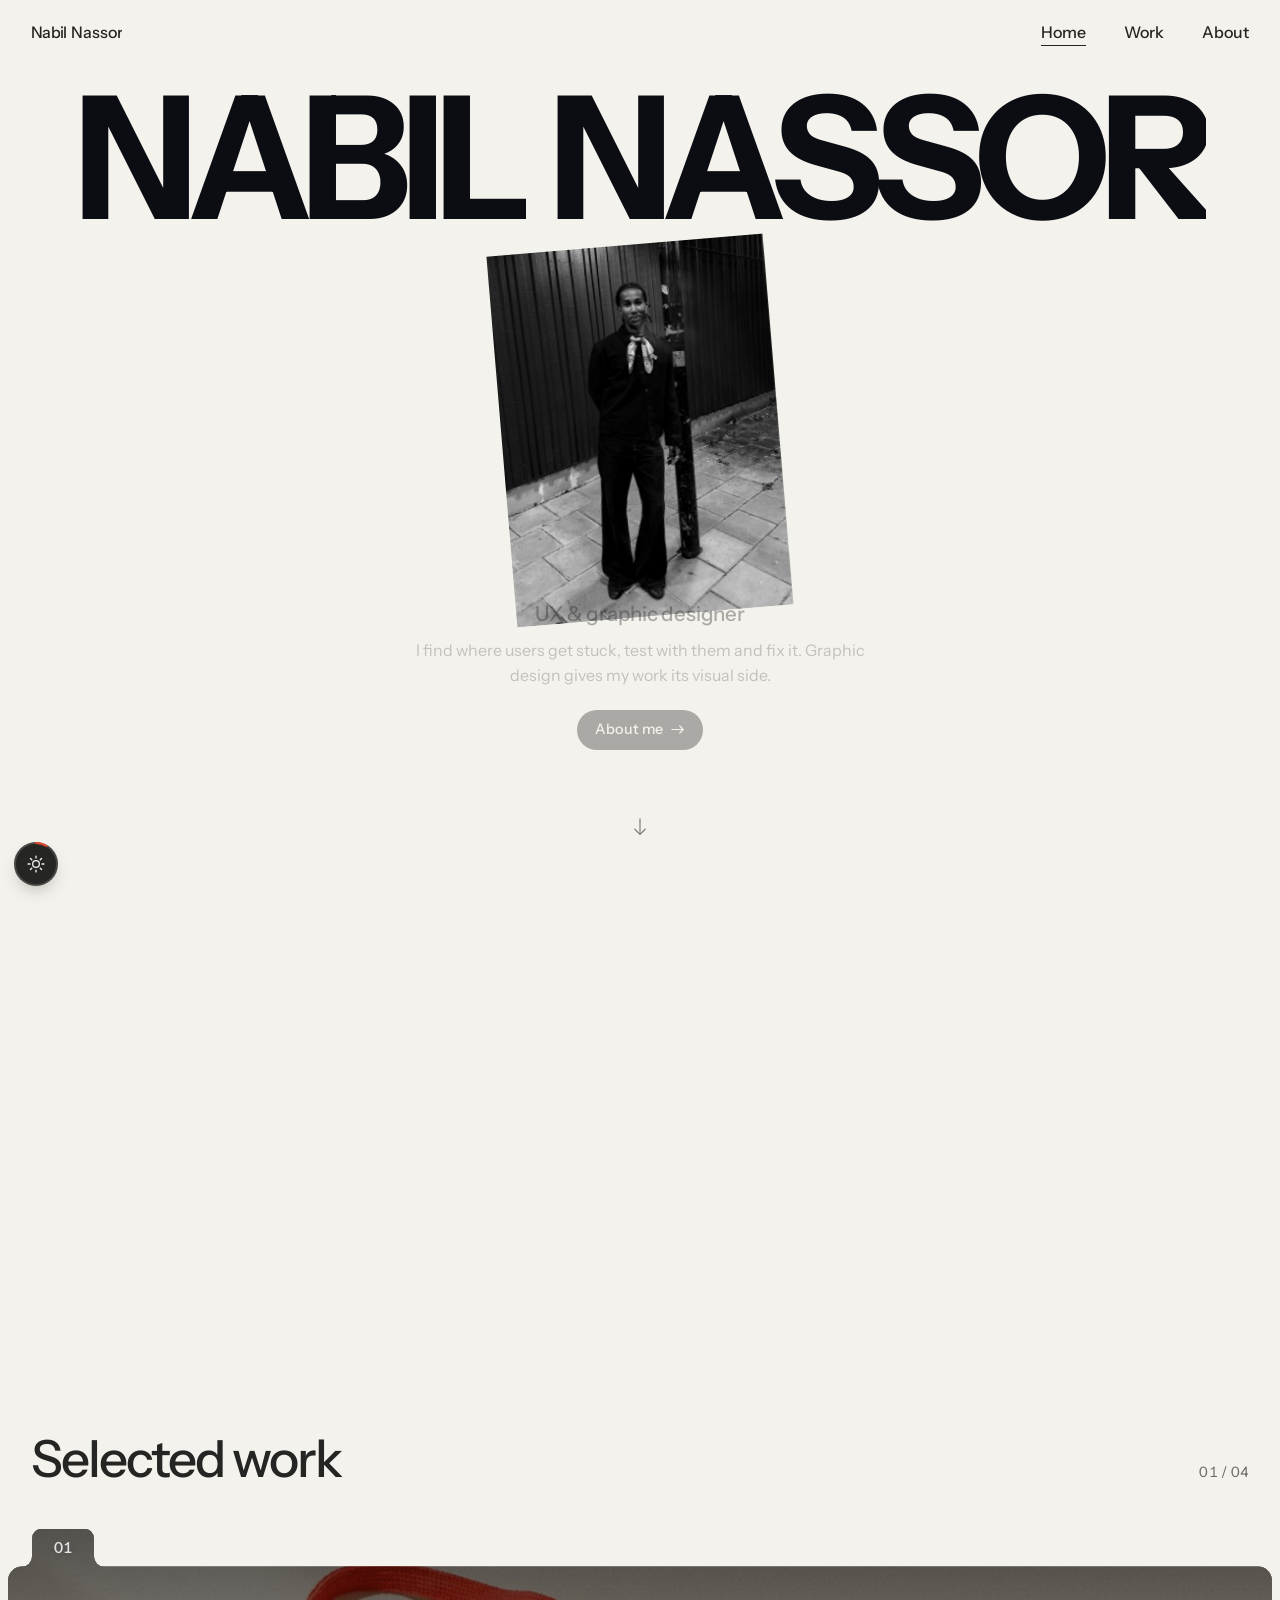
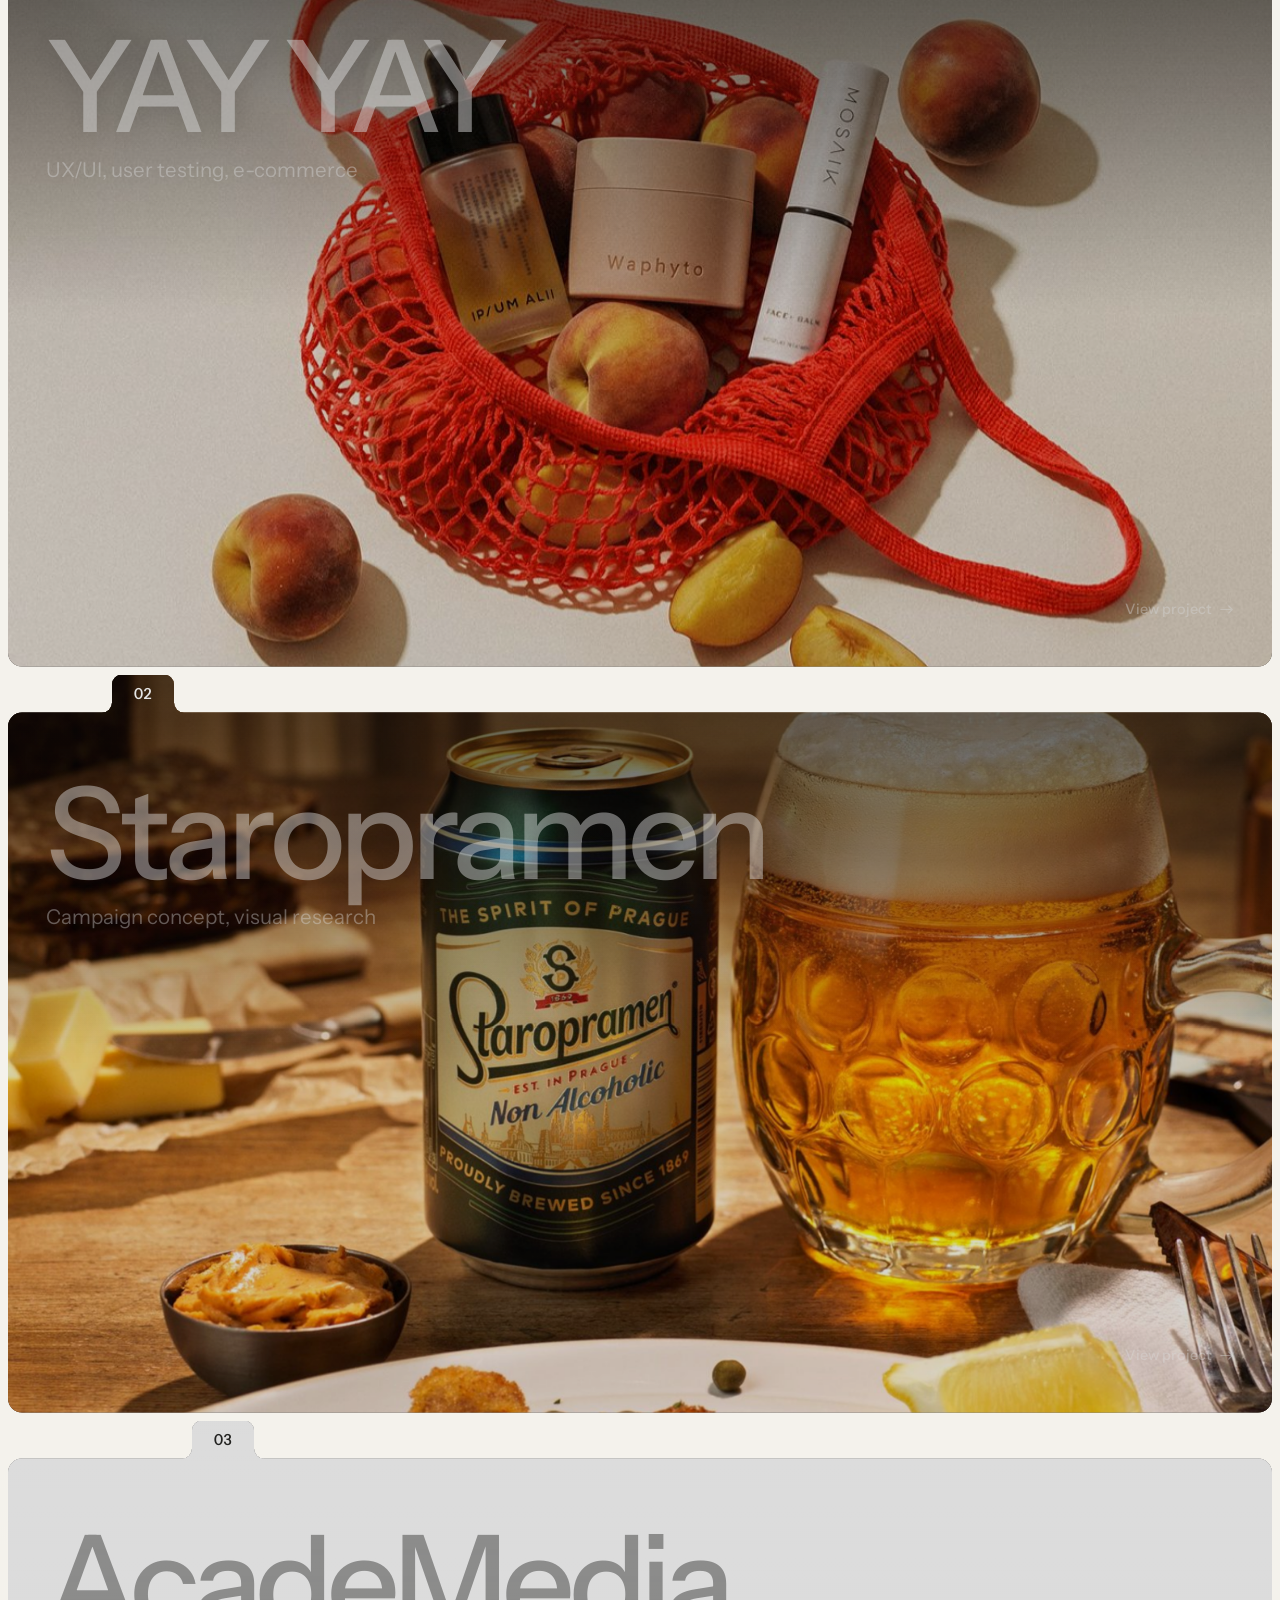
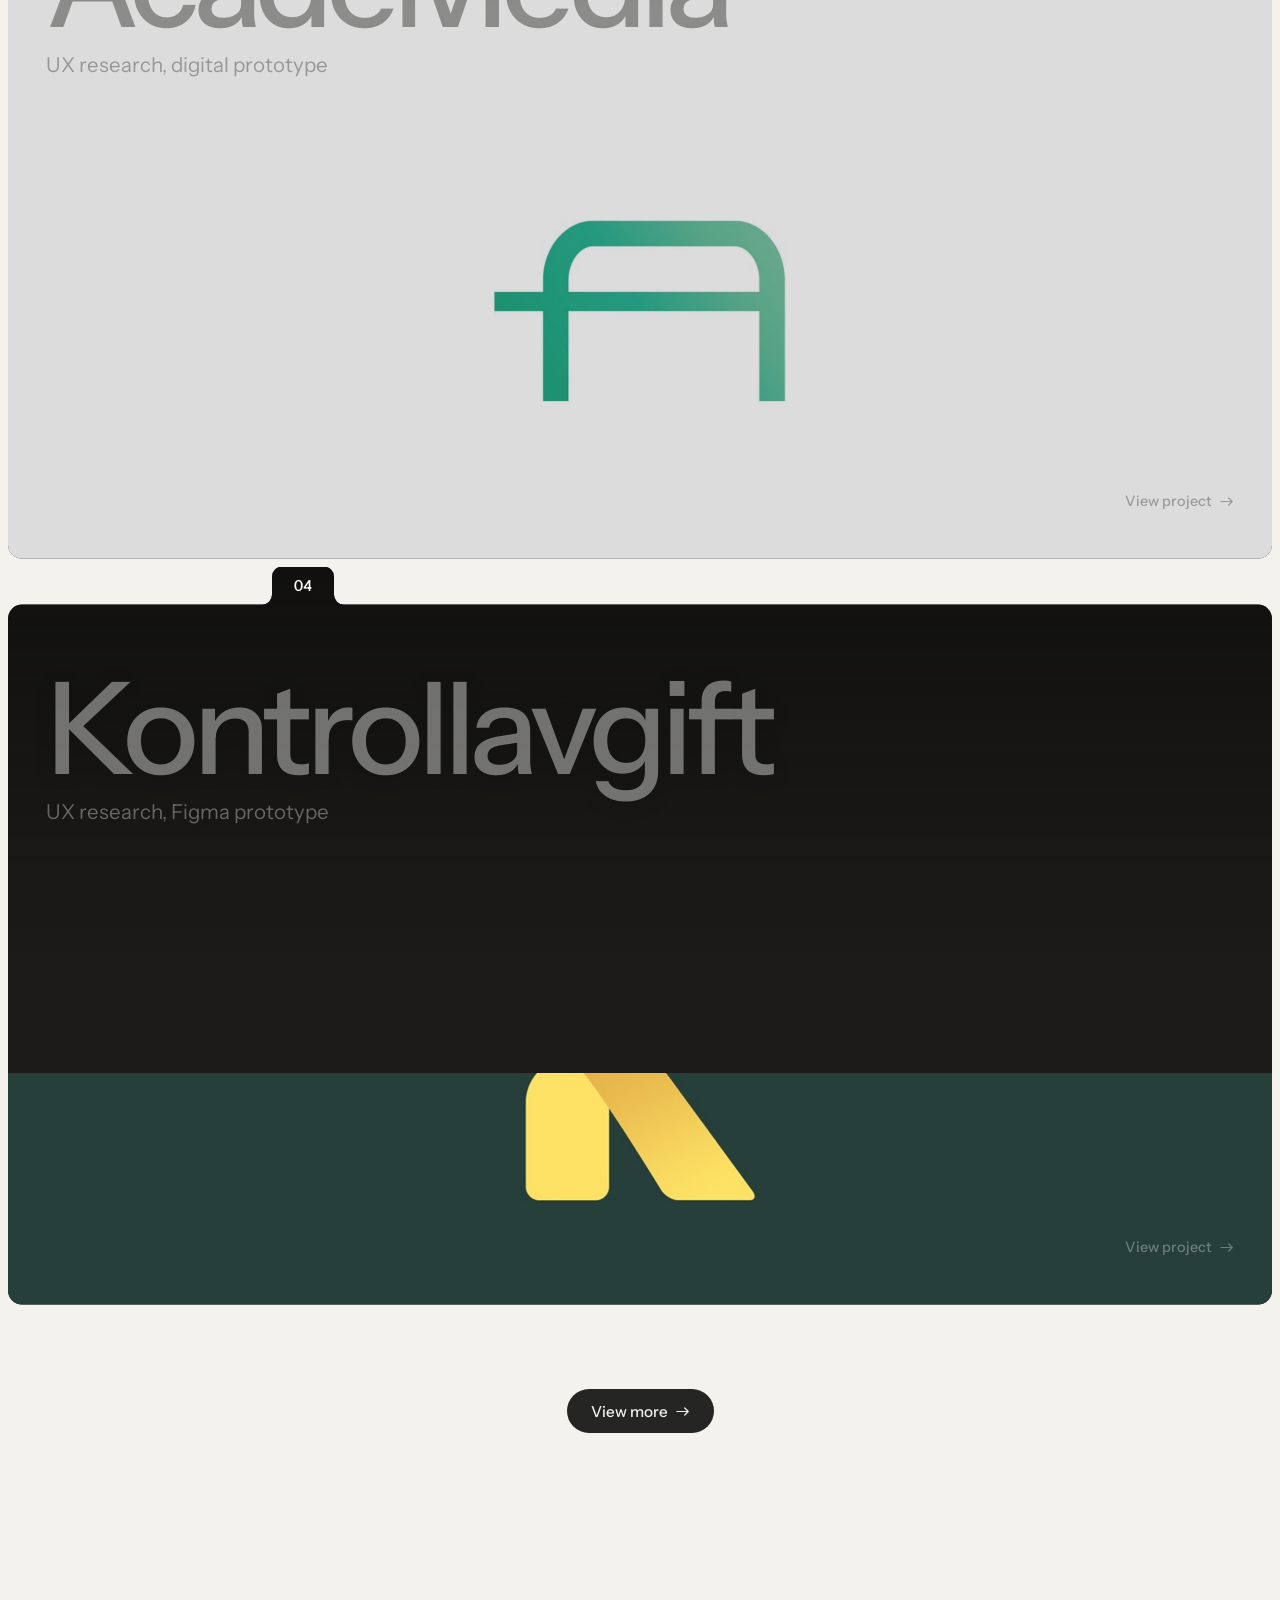
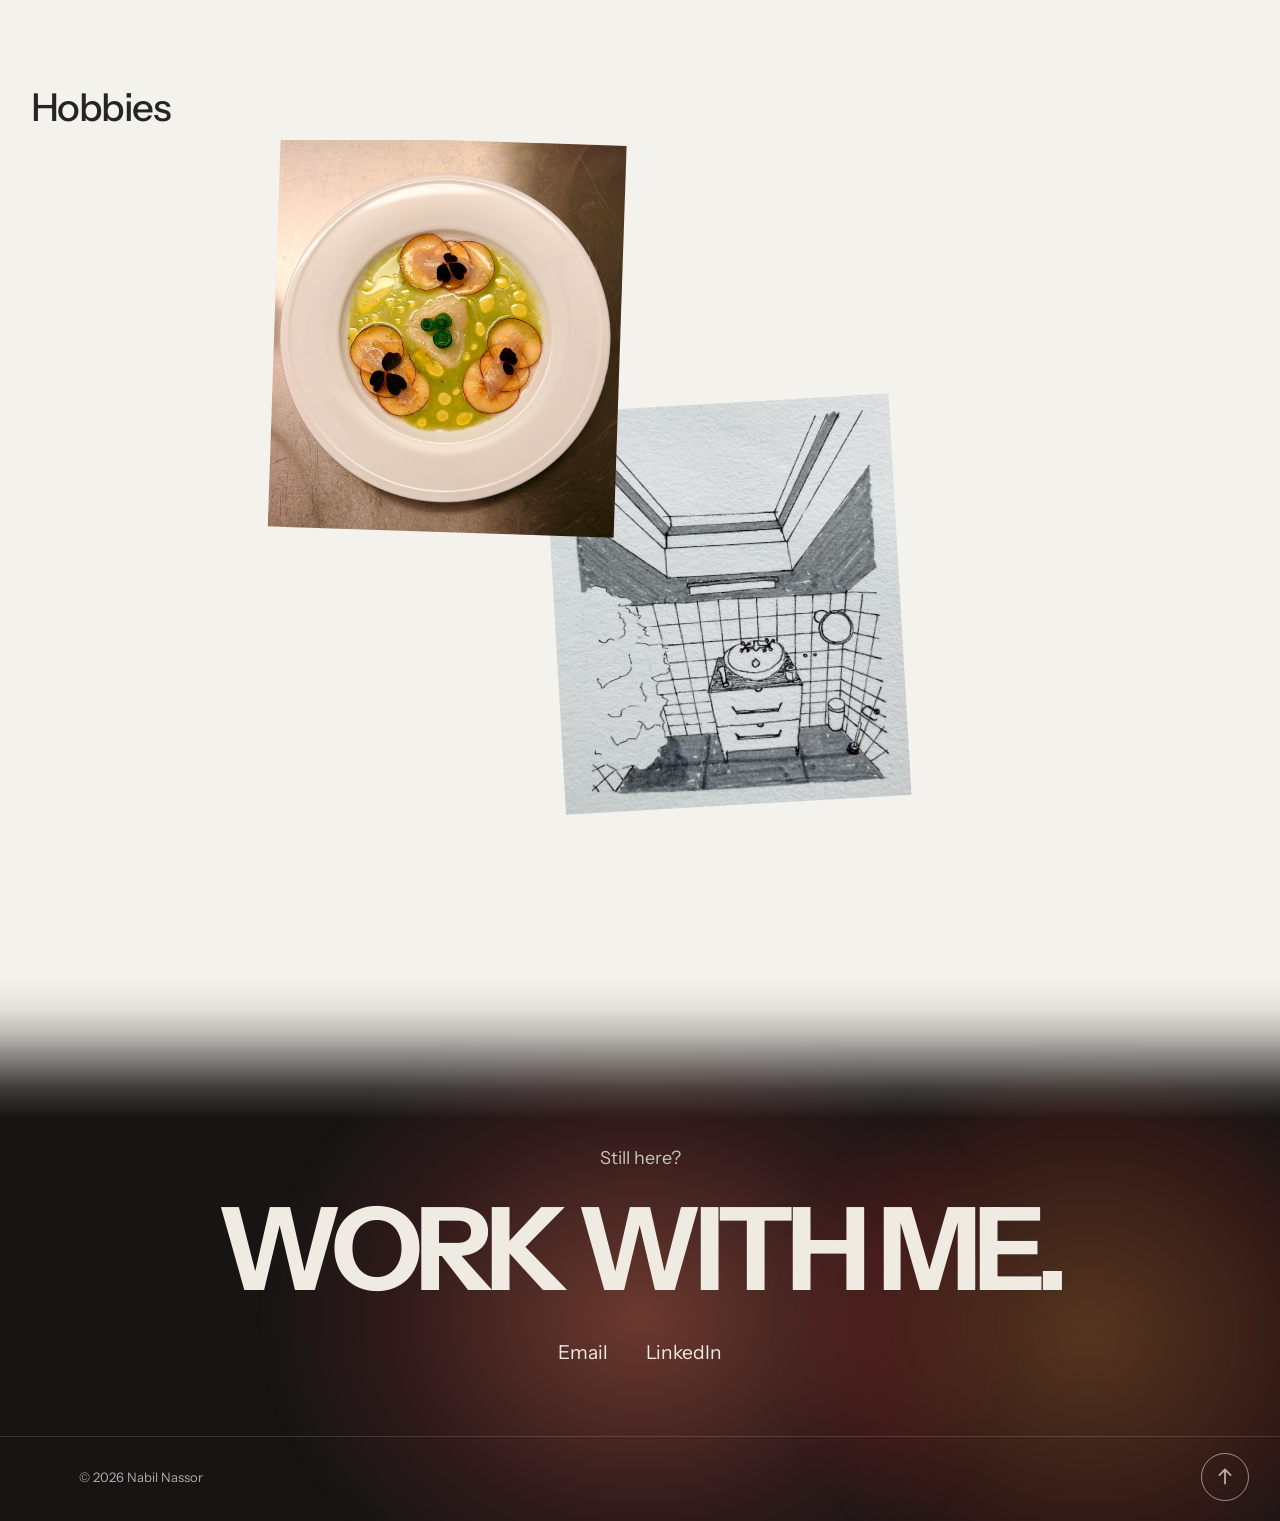
<file: index.html>
<!doctype html>
<html lang="en">
<head>
<meta charset="utf-8">
<meta name="viewport" content="width=device-width, initial-scale=1, viewport-fit=cover">
<title>Nabil Nassor – UX &amp; graphic designer</title>
<meta name="description" content="Portfolio of Nabil Nassor, UX and graphic designer.">
<link rel="preconnect" href="https://fonts.googleapis.com">
<link rel="preconnect" href="https://fonts.gstatic.com" crossorigin>
<link href="https://fonts.googleapis.com/css2?family=Instrument+Sans:wght@400;500;600&display=swap" rel="stylesheet">
<link rel="stylesheet" href="style.css">
<style>html{background:#f4f2ec}body::after{content:"";position:fixed;inset:0;background:#f4f2ec;z-index:300;pointer-events:none;opacity:1}html:not(.ready) body::after{animation:veil .9s ease 2.4s forwards}html.ready body::after{opacity:0;visibility:hidden;transition:opacity .9s cubic-bezier(.33,1,.68,1),visibility 0s linear .9s}html.js:not(.ready) body *{animation-play-state:paused!important}@keyframes veil{to{opacity:0;visibility:hidden}}@media (prefers-reduced-motion:reduce){body::after{display:none}}</style>
<script>document.documentElement.classList.add('js');try{history.scrollRestoration='manual'}catch(e){}try{var t=localStorage.getItem('theme');if(!t)t=matchMedia('(prefers-color-scheme: dark)').matches?'dark':'light';document.documentElement.setAttribute('data-theme',t)}catch(e){}</script>
</head>
<body>
<a class="skip" href="#work">Skip to selected work</a>
<header class="top g">
  <a class="roll" id="roll" href="index.html" aria-label="Nabil Nassor, UX and graphic designer. Home"><span class="roll-in" aria-hidden="true"><span>Nabil Nassor</span><span>UX &amp; graphic designer</span><span>Nabil Nassor</span></span></a>
  <nav aria-label="Primary"><a href="index.html" aria-current="page">Home</a><a href="work.html">Work</a><a href="about.html">About</a></nav>
</header>

<main>
  <div class="hero-wrap" id="heroWrap">
    <section class="hero-stage" aria-labelledby="name">
      <h1 class="mega hero-name" id="name"><span class="l"><span>Nabil</span></span> <span class="l"><span>Nassor</span></span></h1>
      <figure class="hero-photo" id="heroPhoto"><img src="img/nabil-hero.jpg" width="1128" height="1514" alt="Nabil Nassor standing against a dark wooden fence and a lamp post, in black clothes with a light silk scarf, black and white photo"></figure>
      <span class="scroll-cue" id="scrollCue" aria-hidden="true"><svg viewBox="0 0 16 22" width="14" height="19"><path d="M8 1v18M2 13l6 6 6-6" fill="none" stroke="currentColor" stroke-width="1.4" stroke-linecap="round" stroke-linejoin="round"/></svg></span>
      <div class="hero-copy" id="heroCopy">
        <p class="role">UX &amp; graphic designer</p>
        <p class="blurb">I find where users get stuck, test with them and fix it. Graphic design gives my work its visual side.</p>
        <a class="cta" href="about.html">About me <svg viewBox="0 0 16 10" width="14" height="9" aria-hidden="true"><path d="M1 5h13M10 1l4 4-4 4" fill="none" stroke="currentColor" stroke-width="1.4" stroke-linecap="round" stroke-linejoin="round"/></svg></a>
      </div>
    </section>
  </div>

  <section class="g" id="work" aria-labelledby="wh">
    <div class="work-head">
      <h2 id="wh">Selected work</h2>
      <p class="work-count" aria-hidden="true"><span id="caseNow">01</span> / 04</p>
    </div>
    <div class="cases" id="cases">
      <article class="case" data-i="1">
        <span class="case-tab" aria-hidden="true">01</span>
        <a class="case-in" href="yayyay.html">
          <img src="img/yy-hero.jpg" width="2500" height="1157" alt="Red mesh bag of peaches with YAY YAY skincare products" style="object-position:50% 50%">
          <span class="case-shade" aria-hidden="true"></span>
          <span class="case-txt"><span class="case-no">01</span><span class="case-t">YAY YAY</span><span class="case-s">UX/UI, user testing, e-commerce</span></span>
          <span class="case-go" aria-hidden="true">View project <svg viewBox="0 0 16 10" width="14" height="9"><path d="M1 5h13M10 1l4 4-4 4" fill="none" stroke="currentColor" stroke-width="1.4" stroke-linecap="round" stroke-linejoin="round"/></svg></span>
        </a>
      </article>
      <article class="case" data-i="2">
        <span class="case-tab" aria-hidden="true">02</span>
        <a class="case-in" href="staropramen.html">
          <img src="img/sp-final-wide.jpg" width="2000" height="1126" alt="Staropramen can and beer mug behind a plate of schnitzel" style="object-position:35% 50%">
          <span class="case-shade" aria-hidden="true"></span>
          <span class="case-txt"><span class="case-no">02</span><span class="case-t">Staropramen</span><span class="case-s">Campaign concept, visual research</span></span>
          <span class="case-go" aria-hidden="true">View project <svg viewBox="0 0 16 10" width="14" height="9"><path d="M1 5h13M10 1l4 4-4 4" fill="none" stroke="currentColor" stroke-width="1.4" stroke-linecap="round" stroke-linejoin="round"/></svg></span>
        </a>
      </article>
      <article class="case case-light" data-i="3">
        <span class="case-tab" aria-hidden="true">03</span>
        <a class="case-in" href="academedia.html">
          <img src="img/ac-cover-white.jpg" width="2400" height="1500" alt="AcadeMedia A logo in green on white" style="object-position:50% 40%">
          <span class="case-shade" aria-hidden="true"></span>
          <span class="case-txt"><span class="case-no">03</span><span class="case-t">AcadeMedia</span><span class="case-s">UX research, digital prototype</span></span>
          <span class="case-go" aria-hidden="true">View project <svg viewBox="0 0 16 10" width="14" height="9"><path d="M1 5h13M10 1l4 4-4 4" fill="none" stroke="currentColor" stroke-width="1.4" stroke-linecap="round" stroke-linejoin="round"/></svg></span>
        </a>
      </article>
      <article class="case" data-i="4">
        <span class="case-tab" aria-hidden="true">04</span>
        <a class="case-in" href="kontrollavgift.html">
          <img src="img/kv-cover.jpg" width="2400" height="1500" alt="The kontrollavgift.se logo, a yellow K on dark green" style="object-position:50% 50%">
          <span class="case-shade" aria-hidden="true"></span>
          <span class="case-txt"><span class="case-no">04</span><span class="case-t">Kontrollavgift</span><span class="case-s">UX research, Figma prototype</span></span>
          <span class="case-go" aria-hidden="true">View project <svg viewBox="0 0 16 10" width="14" height="9"><path d="M1 5h13M10 1l4 4-4 4" fill="none" stroke="currentColor" stroke-width="1.4" stroke-linecap="round" stroke-linejoin="round"/></svg></span>
        </a>
      </article>
    </div>
    <div class="work-more"><a class="cta cta-solid" href="work.html">View more <svg viewBox="0 0 16 10" width="14" height="9" aria-hidden="true"><path d="M1 5h13M10 1l4 4-4 4" fill="none" stroke="currentColor" stroke-width="1.4" stroke-linecap="round" stroke-linejoin="round"/></svg></a></div>
  </section>

  <section class="g hobby" id="hobbies" aria-labelledby="hh">
    <div class="work-head">
      <h2 id="hh">Hobbies</h2>
    </div>
    <div class="hobby-screen" id="hobbyScreen" role="group" aria-label="Photos of Nabil's drawings and cooking. A new photo appears as you move across the screen.">
      <p class="hobby-hint" aria-hidden="true">Scroll or move across the screen</p>
    </div>
  </section>
</main>

<footer class="site-foot" id="contact">
  <div class="g sf-clean">
    <p class="sf-still">Still here?</p>
    <h2 class="sf-big">Work with me.</h2>
    <p class="sf-links"><a href="mailto:a.nabilnassor@gmail.com">Email</a><a href="https://www.linkedin.com/in/nabil-nassor-884708237/" target="_blank" rel="noopener">LinkedIn</a></p>
  </div>
  <div class="g sf-bot">
    <span>© 2026 Nabil Nassor</span>
    <a href="#top" class="sf-up" id="sfUp" aria-label="Back to top" title="Back to top">Back to top <svg viewBox="0 0 10 12" width="9" height="11" aria-hidden="true"><path d="M5 11V1M1 5l4-4 4 4" fill="none" stroke="currentColor" stroke-width="1.3" stroke-linecap="round" stroke-linejoin="round"/></svg></a>
  </div>
</footer>
<script src="main.js"></script>
<script src="progress.js"></script>
<script src="contact.js"></script>
<script src="cases.js"></script>

</body>
</html>
</file>
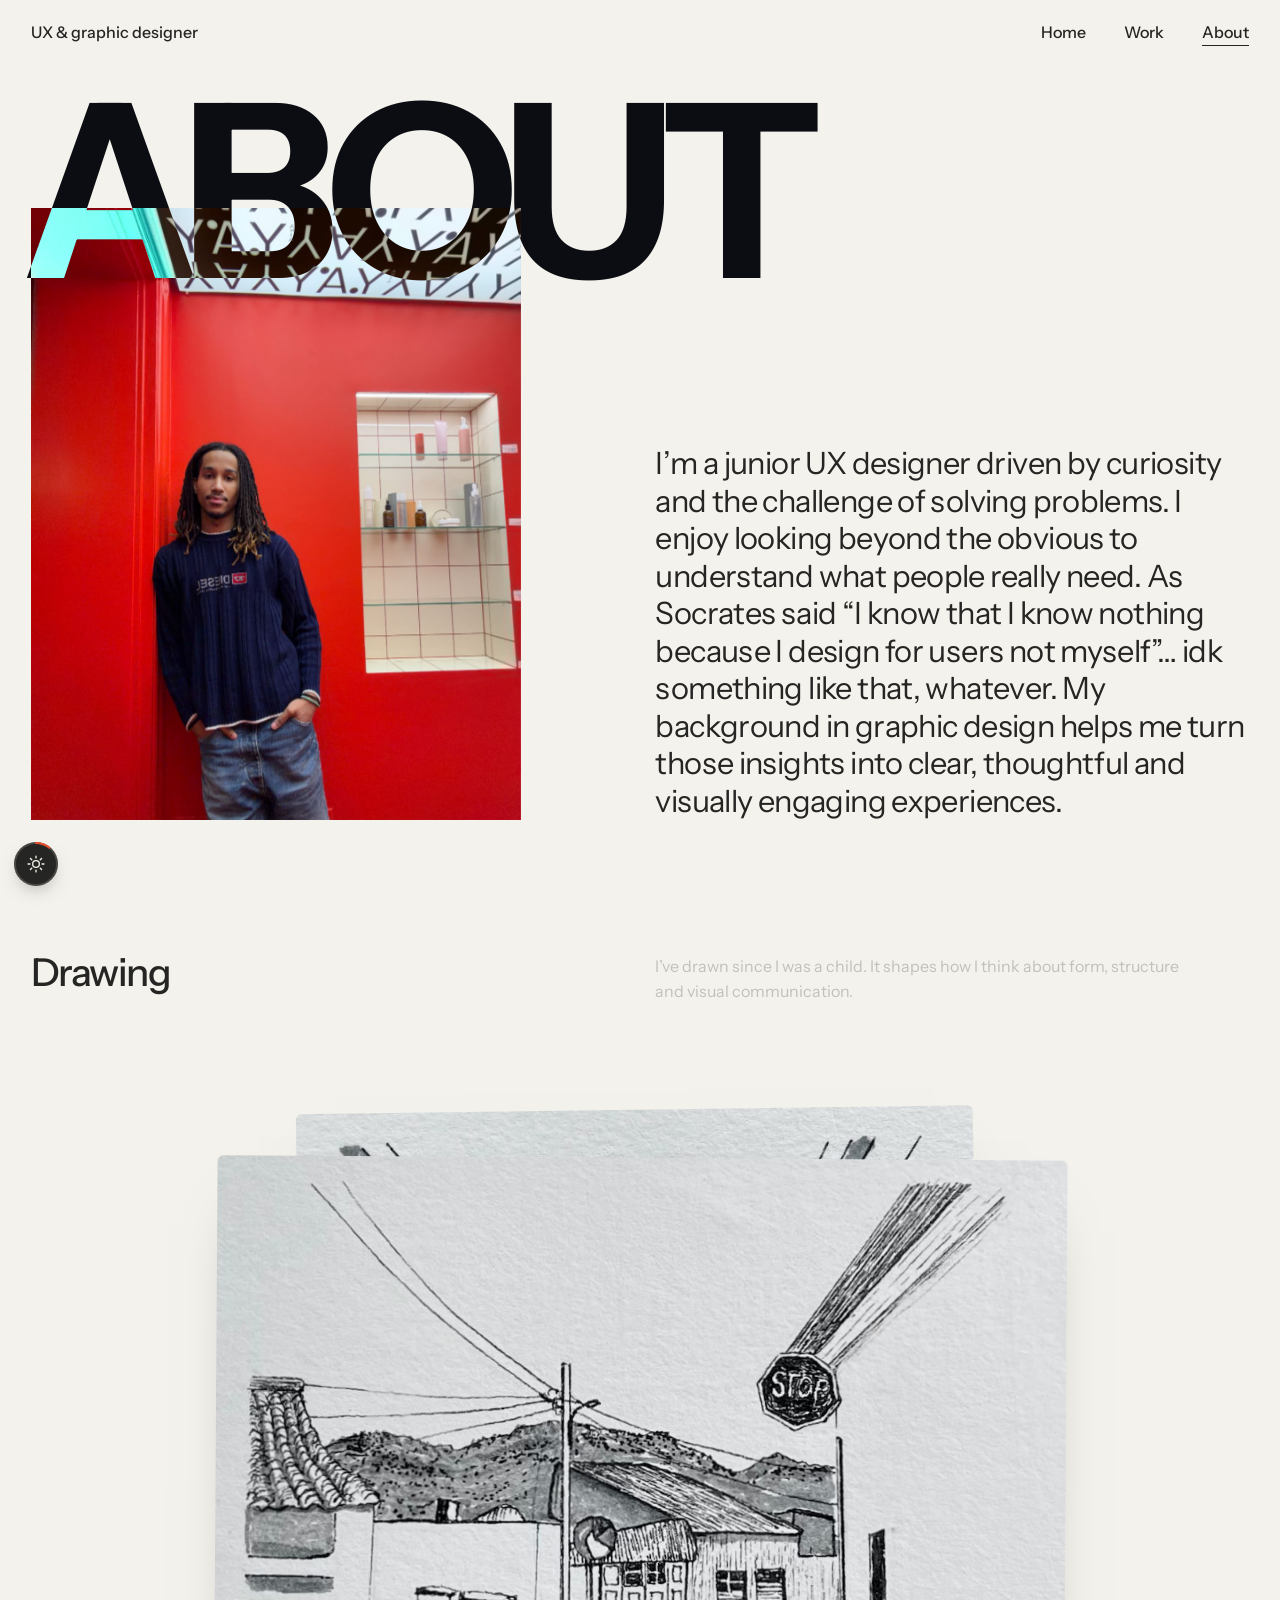
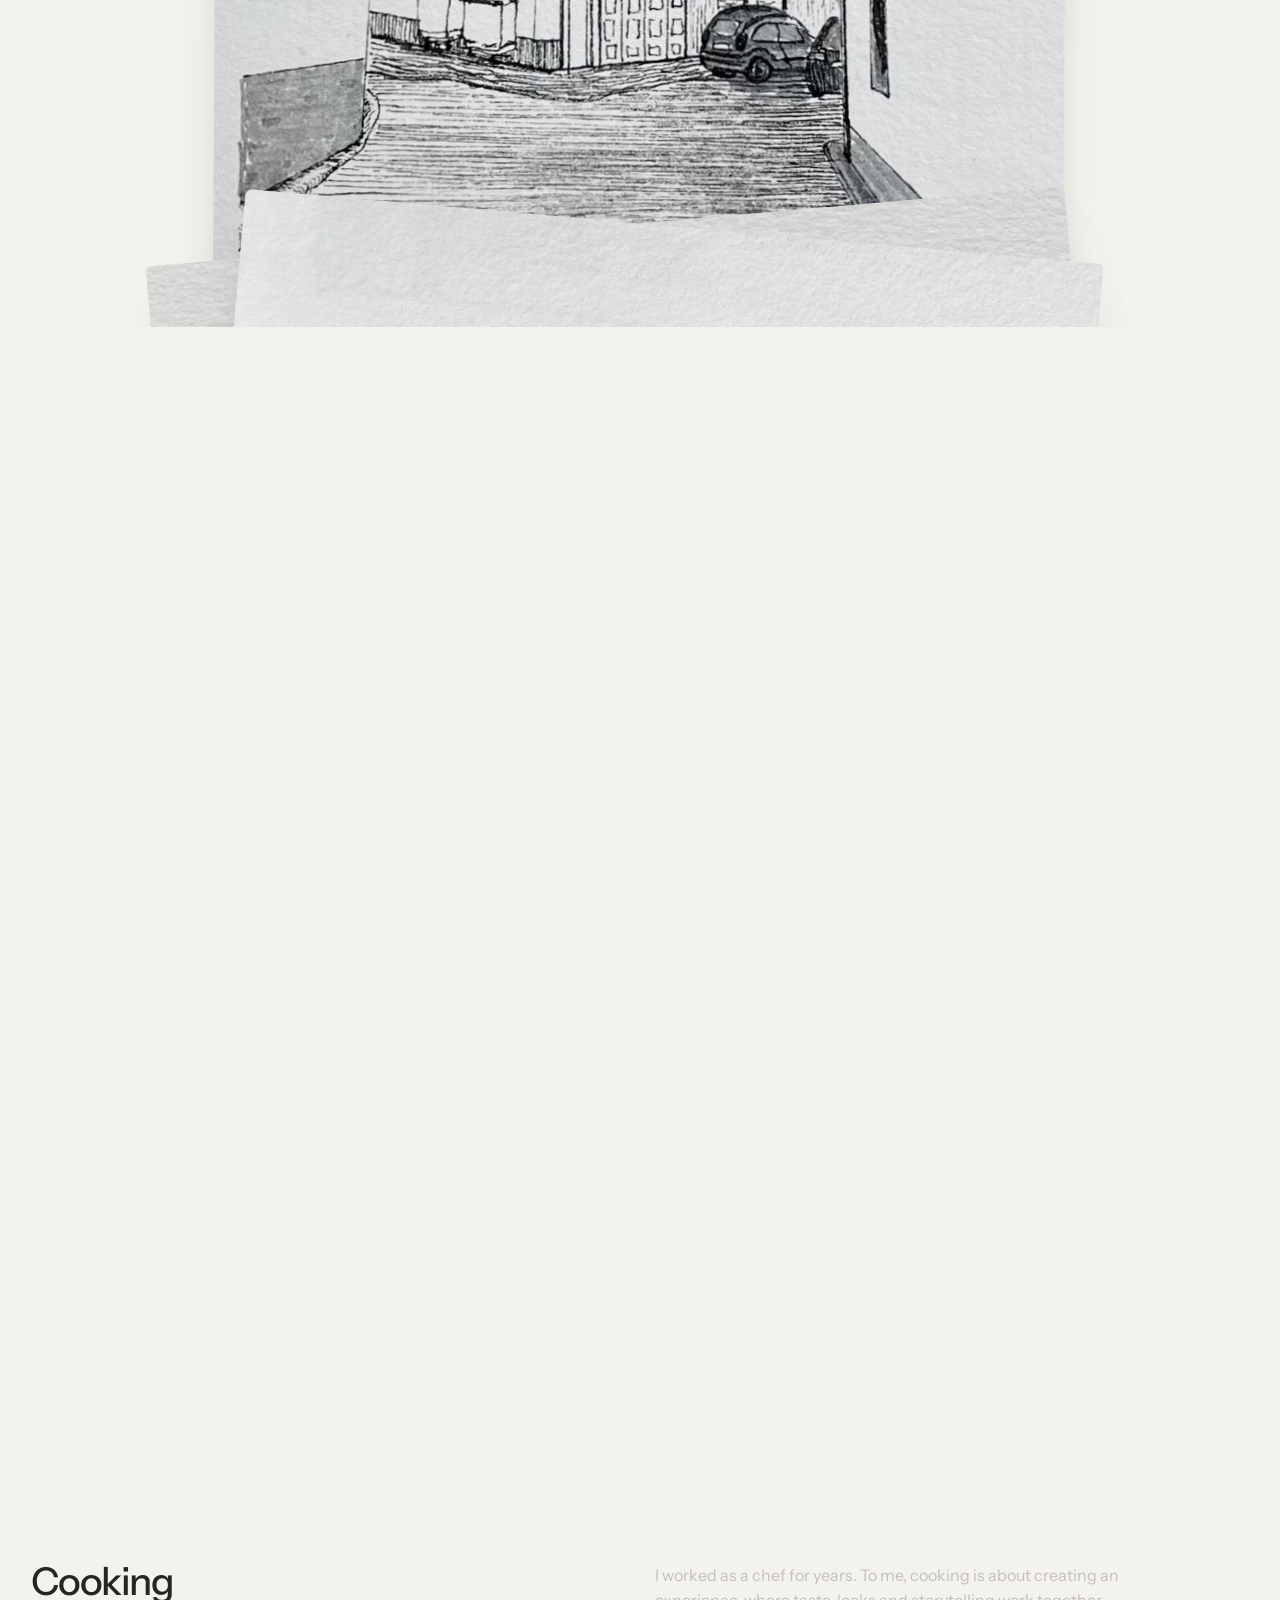
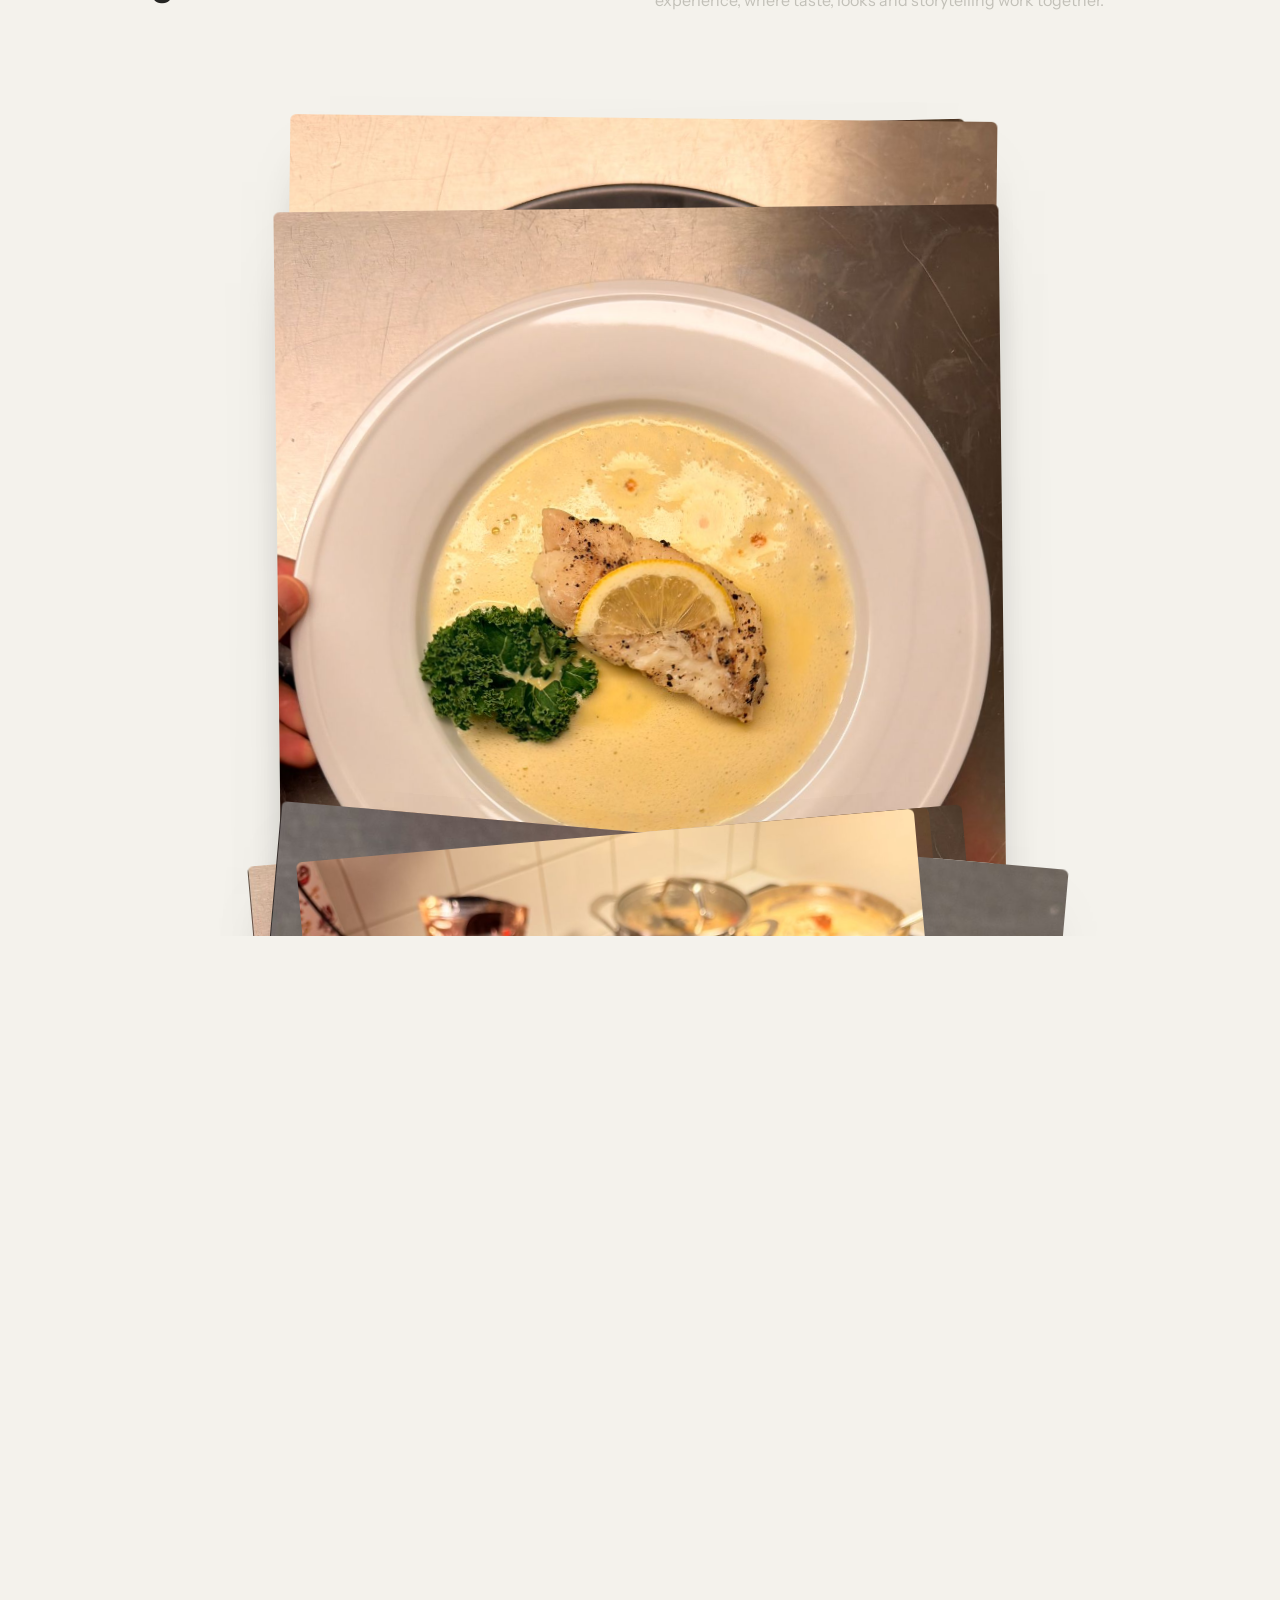
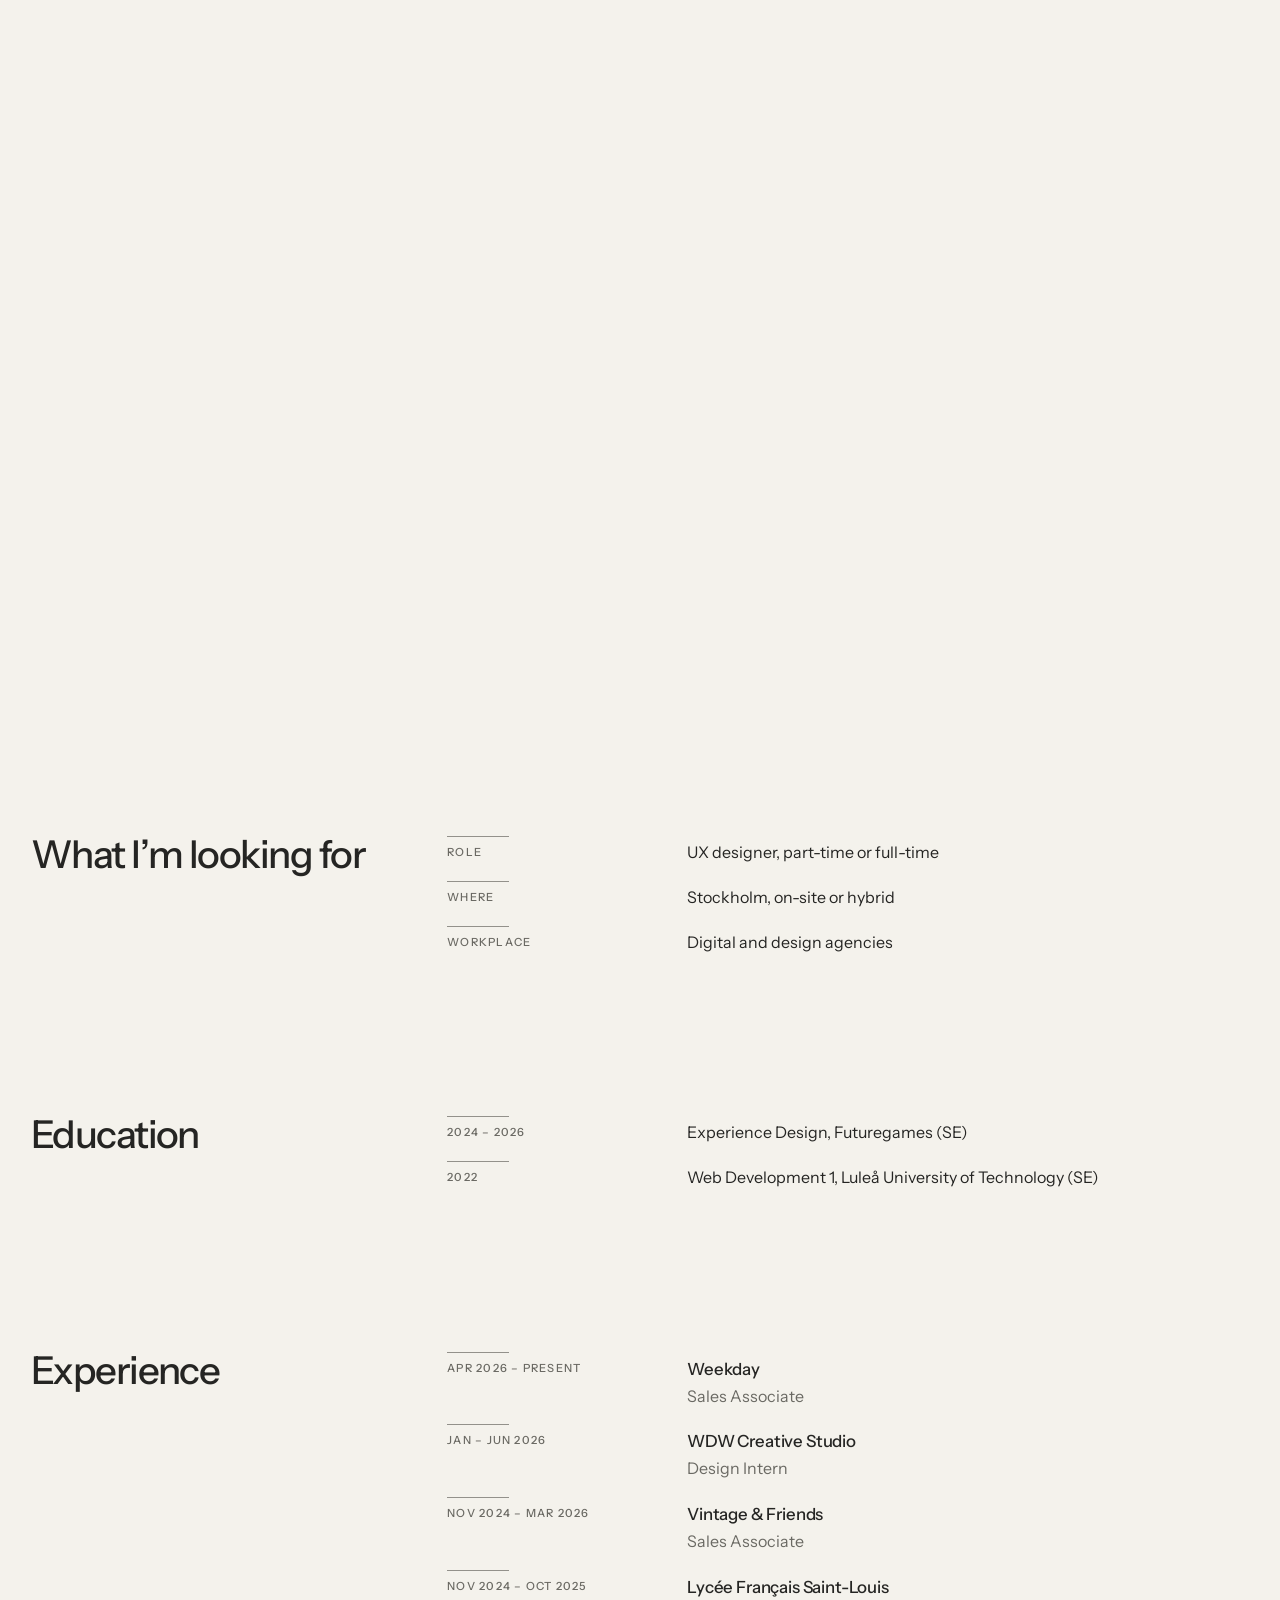
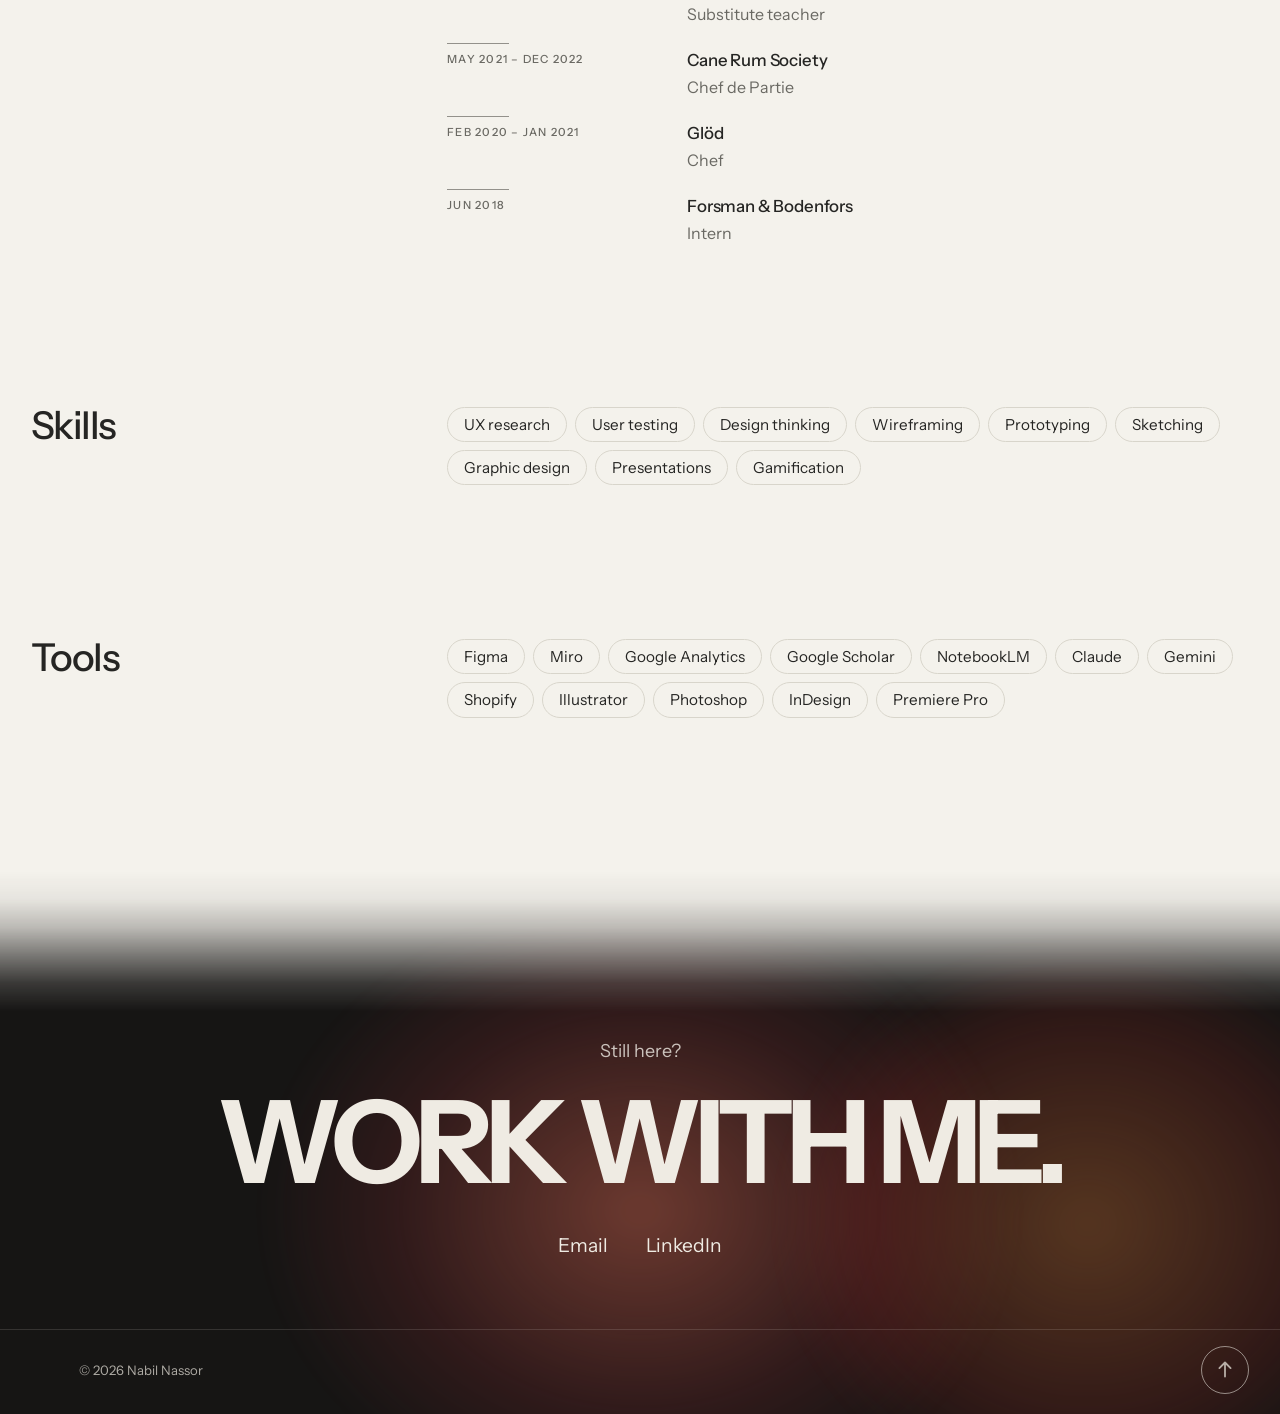
<file: about.html>
<!doctype html>
<html lang="en">
<head>
<meta charset="utf-8">
<meta name="viewport" content="width=device-width, initial-scale=1, viewport-fit=cover">
<title>About Nabil Nassor</title>
<link rel="preconnect" href="https://fonts.googleapis.com">
<link rel="preconnect" href="https://fonts.gstatic.com" crossorigin>
<link href="https://fonts.googleapis.com/css2?family=Instrument+Sans:wght@400;500;600&display=swap" rel="stylesheet">
<link rel="stylesheet" href="style.css">
<style>html{background:#f4f2ec}body::after{content:"";position:fixed;inset:0;background:#f4f2ec;z-index:300;pointer-events:none;opacity:1}html:not(.ready) body::after{animation:veil .9s ease 2.4s forwards}html.ready body::after{opacity:0;visibility:hidden;transition:opacity .9s cubic-bezier(.33,1,.68,1),visibility 0s linear .9s}html.js:not(.ready) body *{animation-play-state:paused!important}@keyframes veil{to{opacity:0;visibility:hidden}}@media (prefers-reduced-motion:reduce){body::after{display:none}}</style>
<script>document.documentElement.classList.add('js');try{history.scrollRestoration='manual'}catch(e){}try{var t=localStorage.getItem('theme');if(!t)t=matchMedia('(prefers-color-scheme: dark)').matches?'dark':'light';document.documentElement.setAttribute('data-theme',t)}catch(e){}</script>
</head>
<body>
<a class="skip" href="#main">Skip to content</a>
<header class="top g">
  <a class="roll" id="roll" href="index.html" aria-label="Nabil Nassor, UX and graphic designer. Home"><span class="roll-in" aria-hidden="true"><span>Nabil Nassor</span><span>UX &amp; graphic designer</span><span>Nabil Nassor</span></span></a>
  <nav aria-label="Primary"><a href="index.html">Home</a><a href="work.html">Work</a><a href="about.html" aria-current="page">About</a></nav>
</header>

<main id="main">
  <section class="hero g about-top" aria-labelledby="t">
    <h1 class="mega" id="t"><span class="l"><span>About</span></span></h1>
    <div class="about-hero">
      <figure class="portrait rv" id="portrait"><img src="img/portrait.jpg" width="1106" height="1400" alt="Nabil Nassor leaning against a red wall, hands in pockets, in a navy knit sweater"></figure>
      <p class="lead rv" style="--d:.15s">I’m a junior UX designer driven by curiosity and the challenge of solving problems. I enjoy looking beyond the obvious to understand what people really need. As Socrates said “I&nbsp;know that I know nothing because I design for users not myself”… idk something like that, whatever. My background in graphic design helps me turn those insights into clear, thoughtful and visually engaging experiences.</p>
    </div>
  </section>


  <section class="g" aria-labelledby="dr">
    <div class="sec-head">
      <h2 id="dr" class="rv">Drawing</h2>
      <p class="rv">I’ve drawn since I was a child. It shapes how I think about form, structure and visual communication.</p>
    </div>
    <div class="pile pinstack" style="--n:4"><div class="pin-stage">
      <figure class="pc"><img src="img/draw-bathroom.jpg" width="788" height="916" decoding="async" alt="Ink and marker drawing of a small tiled bathroom with a sink and a skylight above"></figure>
      <figure class="pc"><img src="img/draw-stop.jpg" width="1084" height="1030" decoding="async" alt="Ink drawing of a village street with a stop sign, parked cars and hills behind"></figure>
      <figure class="pc"><img src="img/draw-street.jpg" width="1096" height="960" decoding="async" alt="Ink drawing of a narrow street with low houses, tiled roofs and a long shadow"></figure>
      <figure class="pc"><img src="img/draw-house.jpg" width="1160" height="1088" decoding="async" alt="Pen drawing of two wooden houses and trees sitting on the back of a fish"></figure>    </div>
    </div>
  </section>

  <section class="g" aria-labelledby="ck">
    <div class="sec-head">
      <h2 id="ck" class="rv">Cooking</h2>
      <p class="rv">I worked as a chef for years. To me, cooking is about creating an experience, where taste, looks and storytelling work together.</p>
    </div>
    <div class="pile pinstack" style="--n:9"><div class="pin-stage">
      <figure class="pc"><img src="img/food-plum.jpg" width="1214" height="1376" decoding="async" alt="Sliced plum with cured fish, purple oxalis leaves and green sauce on a white plate"></figure>
      <figure class="pc"><img src="img/food-dessert.jpg" width="1214" height="1356" decoding="async" alt="Caramelised pastry with a scoop of blueberry ice cream on a grey plate"></figure>
      <figure class="pc"><img src="img/food-fish-lemon.jpg" width="1216" height="1356" decoding="async" alt="Seared white fish with a lemon slice and kale in a yellow butter sauce"></figure>
      <figure class="pc"><img src="img/food-plum-close.jpg" width="1071" height="1400" decoding="async" alt="Close-up of plum slices with fish, oxalis leaf and drops of olive oil"></figure>
      <figure class="pc"><img src="img/food-burrata.jpg" width="1216" height="1370" decoding="async" alt="Burrata with grilled peach halves and thin slices of ham"></figure>
      <figure class="pc"><img src="img/food-pho.jpg" width="1120" height="1400" decoding="async" alt="Bowl of chicken noodle soup with basil, chili and lime, and greens on the side"></figure>
      <figure class="pc"><img src="img/food-fish-herb.jpg" width="1126" height="1400" decoding="async" alt="Poached fish in a herb sauce with dill, pickled onion and a lemon slice"></figure>
      <figure class="pc"><img src="img/food-dumplings.jpg" width="1140" height="1166" decoding="async" alt="Pan-fried dumplings with spring onion and a small bowl of chili oil"></figure>
      <figure class="pc"><img src="img/food-chicken.jpg" width="1075" height="1400" decoding="async" alt="Crisp-skinned chicken on rice with a creamy caper sauce, pots on the stove behind"></figure>    </div>
    </div>
  </section>

  <section class="info g" aria-labelledby="look">
    <h2 id="look" class="rv">What I’m looking for</h2>
    <ul class="rows rv">
      <li><span class="w">Role</span><span>UX designer, part-time or full-time</span></li>
      <li><span class="w">Where</span><span>Stockholm, on-site or hybrid</span></li>
      <li><span class="w">Workplace</span><span>Digital and design agencies</span></li>
    </ul>
  </section>

  <section class="info g" aria-labelledby="edu">
    <h2 id="edu" class="rv">Education</h2>
    <ul class="rows rv">
      <li><span class="w">2024 – 2026</span><span>Experience Design, Futuregames (SE)</span></li>
      <li><span class="w">2022</span><span>Web Development 1, Luleå University of Technology (SE)</span></li>
    </ul>
  </section>

  <section class="info g" aria-labelledby="exp">
    <h2 id="exp" class="rv">Experience</h2>
    <ul class="rows xp">
      <li class="rv" style="--d:0.00s"><span class="w">Apr 2026 – Present</span><span class="job"><strong>Weekday</strong><span>Sales Associate</span></span></li>
      <li class="rv" style="--d:0.06s"><span class="w">Jan – Jun 2026</span><span class="job"><strong>WDW Creative Studio</strong><span>Design Intern</span></span></li>
      <li class="rv" style="--d:0.12s"><span class="w">Nov 2024 – Mar 2026</span><span class="job"><strong>Vintage &amp; Friends</strong><span>Sales Associate</span></span></li>
      <li class="rv" style="--d:0.18s"><span class="w">Nov 2024 – Oct 2025</span><span class="job"><strong>Lycée Français Saint-Louis</strong><span>Substitute teacher</span></span></li>
      <li class="rv" style="--d:0.24s"><span class="w">May 2021 – Dec 2022</span><span class="job"><strong>Cane Rum Society</strong><span>Chef de Partie</span></span></li>
      <li class="rv" style="--d:0.30s"><span class="w">Feb 2020 – Jan 2021</span><span class="job"><strong>Glöd</strong><span>Chef</span></span></li>
      <li class="rv" style="--d:0.36s"><span class="w">Jun 2018</span><span class="job"><strong>Forsman &amp; Bodenfors</strong><span>Intern</span></span></li>
    </ul>
  </section>

  <section class="info g" aria-labelledby="sk">
    <h2 id="sk" class="rv">Skills</h2>
    <ul class="chips">
      <li class="rv" style="--d:0.00s">UX research</li>
      <li class="rv" style="--d:0.05s">User testing</li>
      <li class="rv" style="--d:0.10s">Design thinking</li>
      <li class="rv" style="--d:0.15s">Wireframing</li>
      <li class="rv" style="--d:0.20s">Prototyping</li>
      <li class="rv" style="--d:0.25s">Sketching</li>
      <li class="rv" style="--d:0.30s">Graphic design</li>
      <li class="rv" style="--d:0.35s">Presentations</li>
      <li class="rv" style="--d:0.40s">Gamification</li>
    </ul>
  </section>

  <section class="info g" aria-labelledby="tools">
    <h2 id="tools" class="rv">Tools</h2>
    <ul class="chips">
      <li class="rv" style="--d:0.00s">Figma</li>
      <li class="rv" style="--d:0.05s">Miro</li>
      <li class="rv" style="--d:0.10s">Google Analytics</li>
      <li class="rv" style="--d:0.15s">Google Scholar</li>
      <li class="rv" style="--d:0.20s">NotebookLM</li>
      <li class="rv" style="--d:0.25s">Claude</li>
      <li class="rv" style="--d:0.28s">Gemini</li>
      <li class="rv" style="--d:0.28s">Shopify</li>
      <li class="rv" style="--d:0.30s">Illustrator</li>
      <li class="rv" style="--d:0.35s">Photoshop</li>
      <li class="rv" style="--d:0.40s">InDesign</li>
      <li class="rv" style="--d:0.45s">Premiere Pro</li>
    </ul>
  </section>
</main>

<footer class="site-foot" id="contact">
  <div class="g sf-clean">
    <p class="sf-still">Still here?</p>
    <h2 class="sf-big">Work with me.</h2>
    <p class="sf-links"><a href="mailto:a.nabilnassor@gmail.com">Email</a><a href="https://www.linkedin.com/in/nabil-nassor-884708237/" target="_blank" rel="noopener">LinkedIn</a></p>
  </div>
  <div class="g sf-bot">
    <span>© 2026 Nabil Nassor</span>
    <a href="#top" class="sf-up" id="sfUp" aria-label="Back to top" title="Back to top">Back to top <svg viewBox="0 0 10 12" width="9" height="11" aria-hidden="true"><path d="M5 11V1M1 5l4-4 4 4" fill="none" stroke="currentColor" stroke-width="1.3" stroke-linecap="round" stroke-linejoin="round"/></svg></a>
  </div>
</footer>
<script src="main.js"></script>
<script src="progress.js"></script>
<script src="contact.js"></script>
<script src="pin.js"></script>
</body>
</html>
</file>
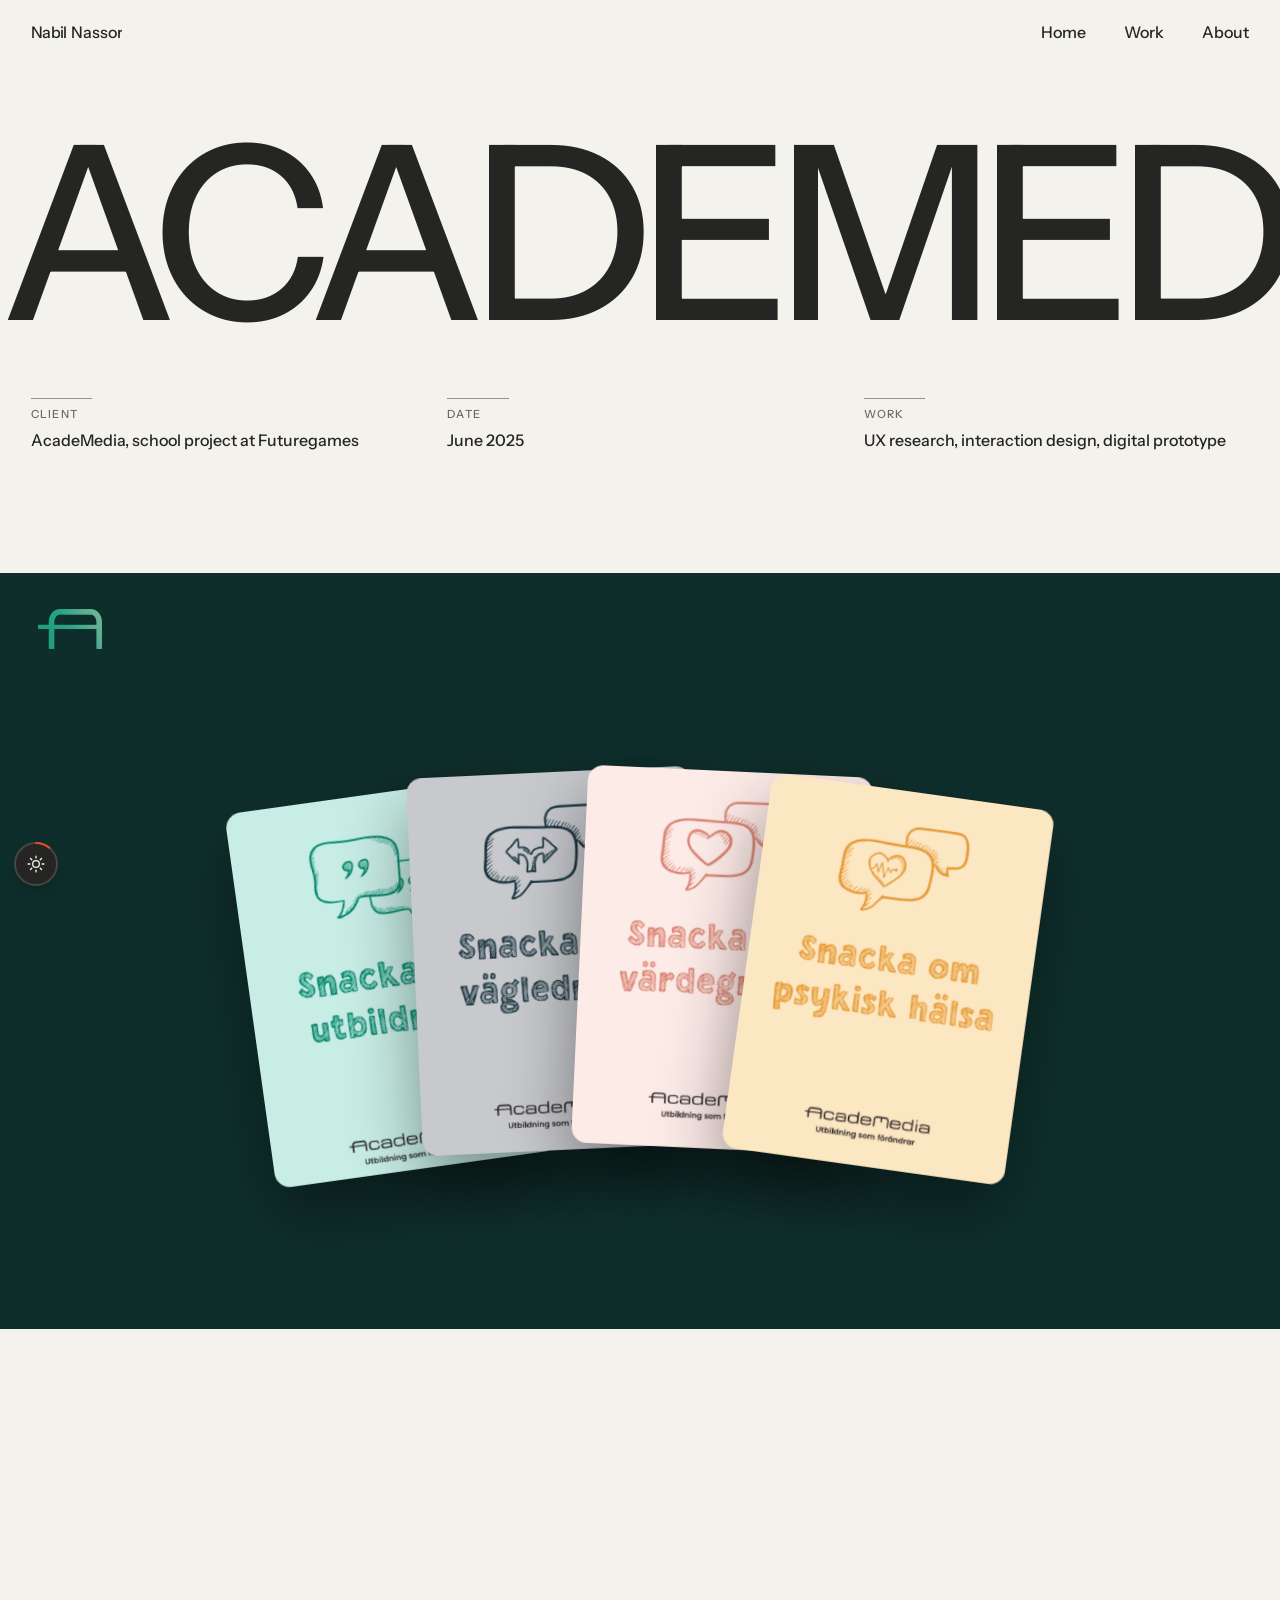
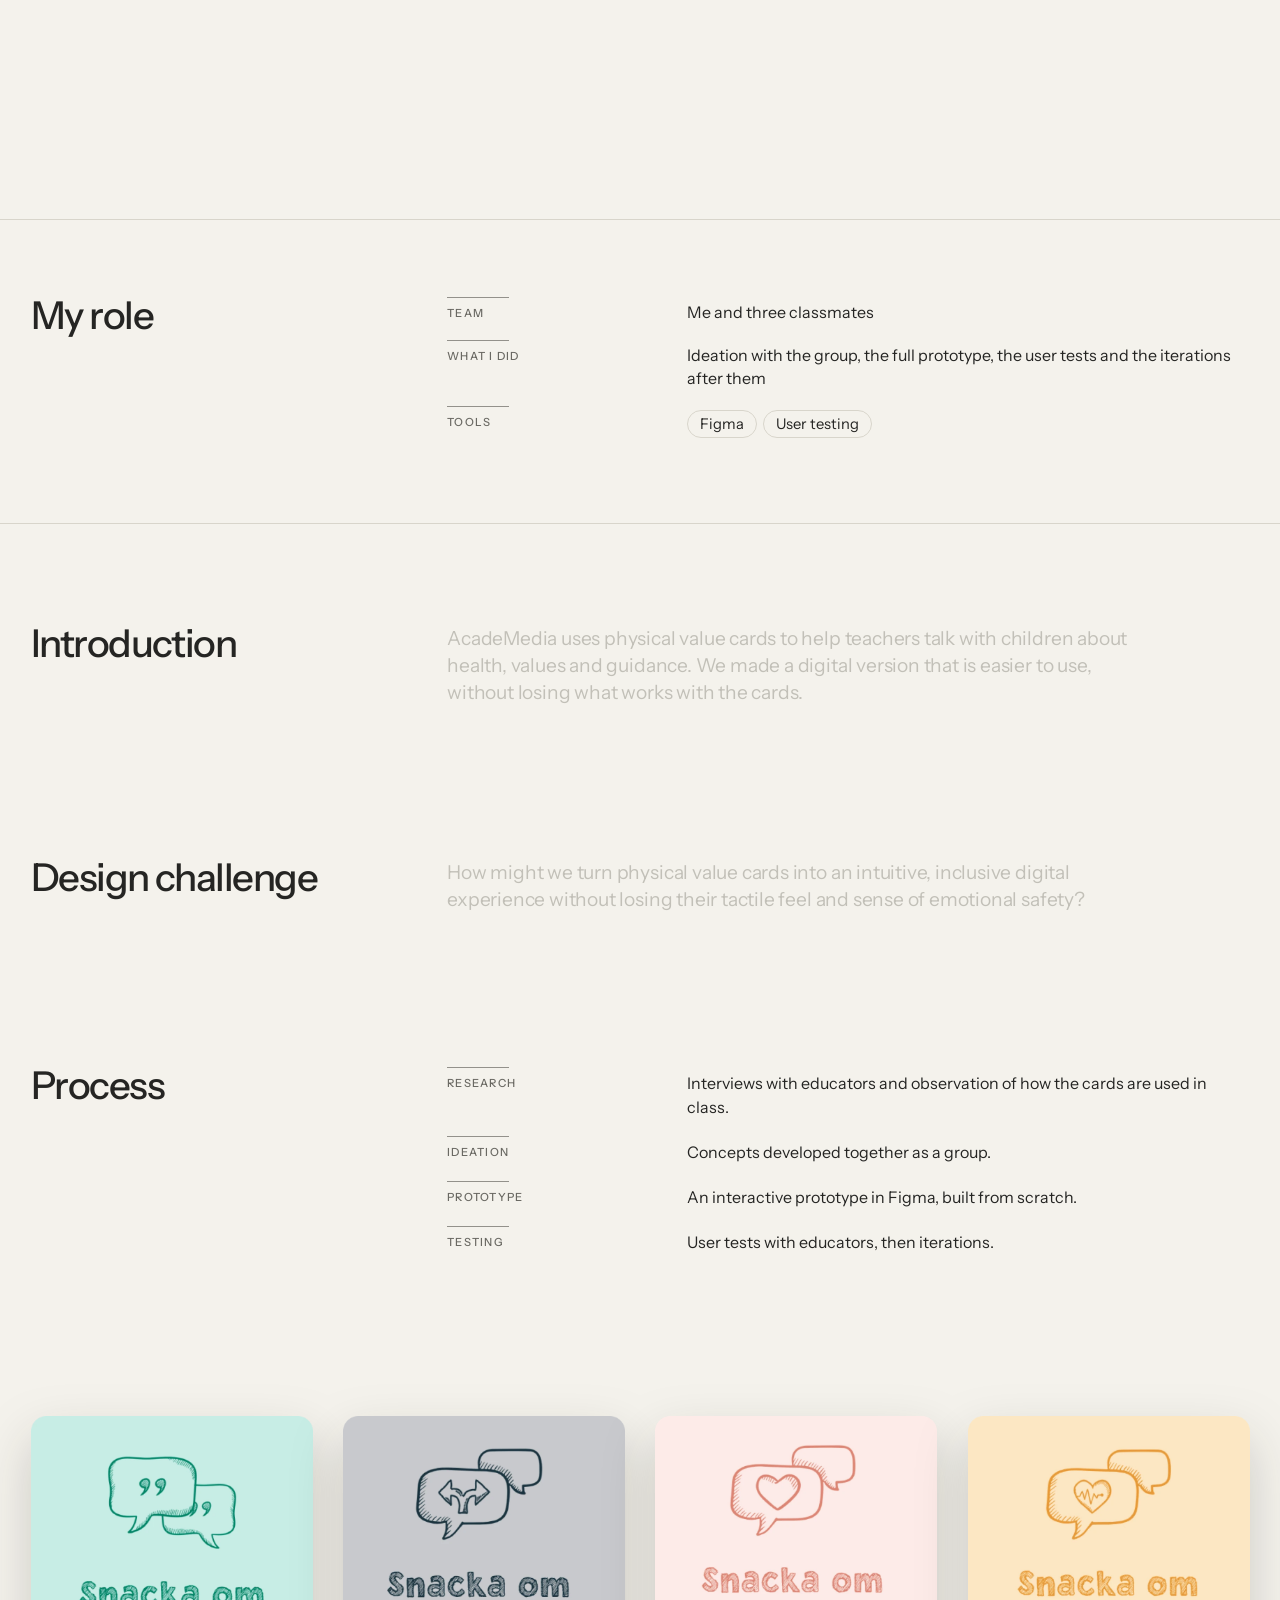
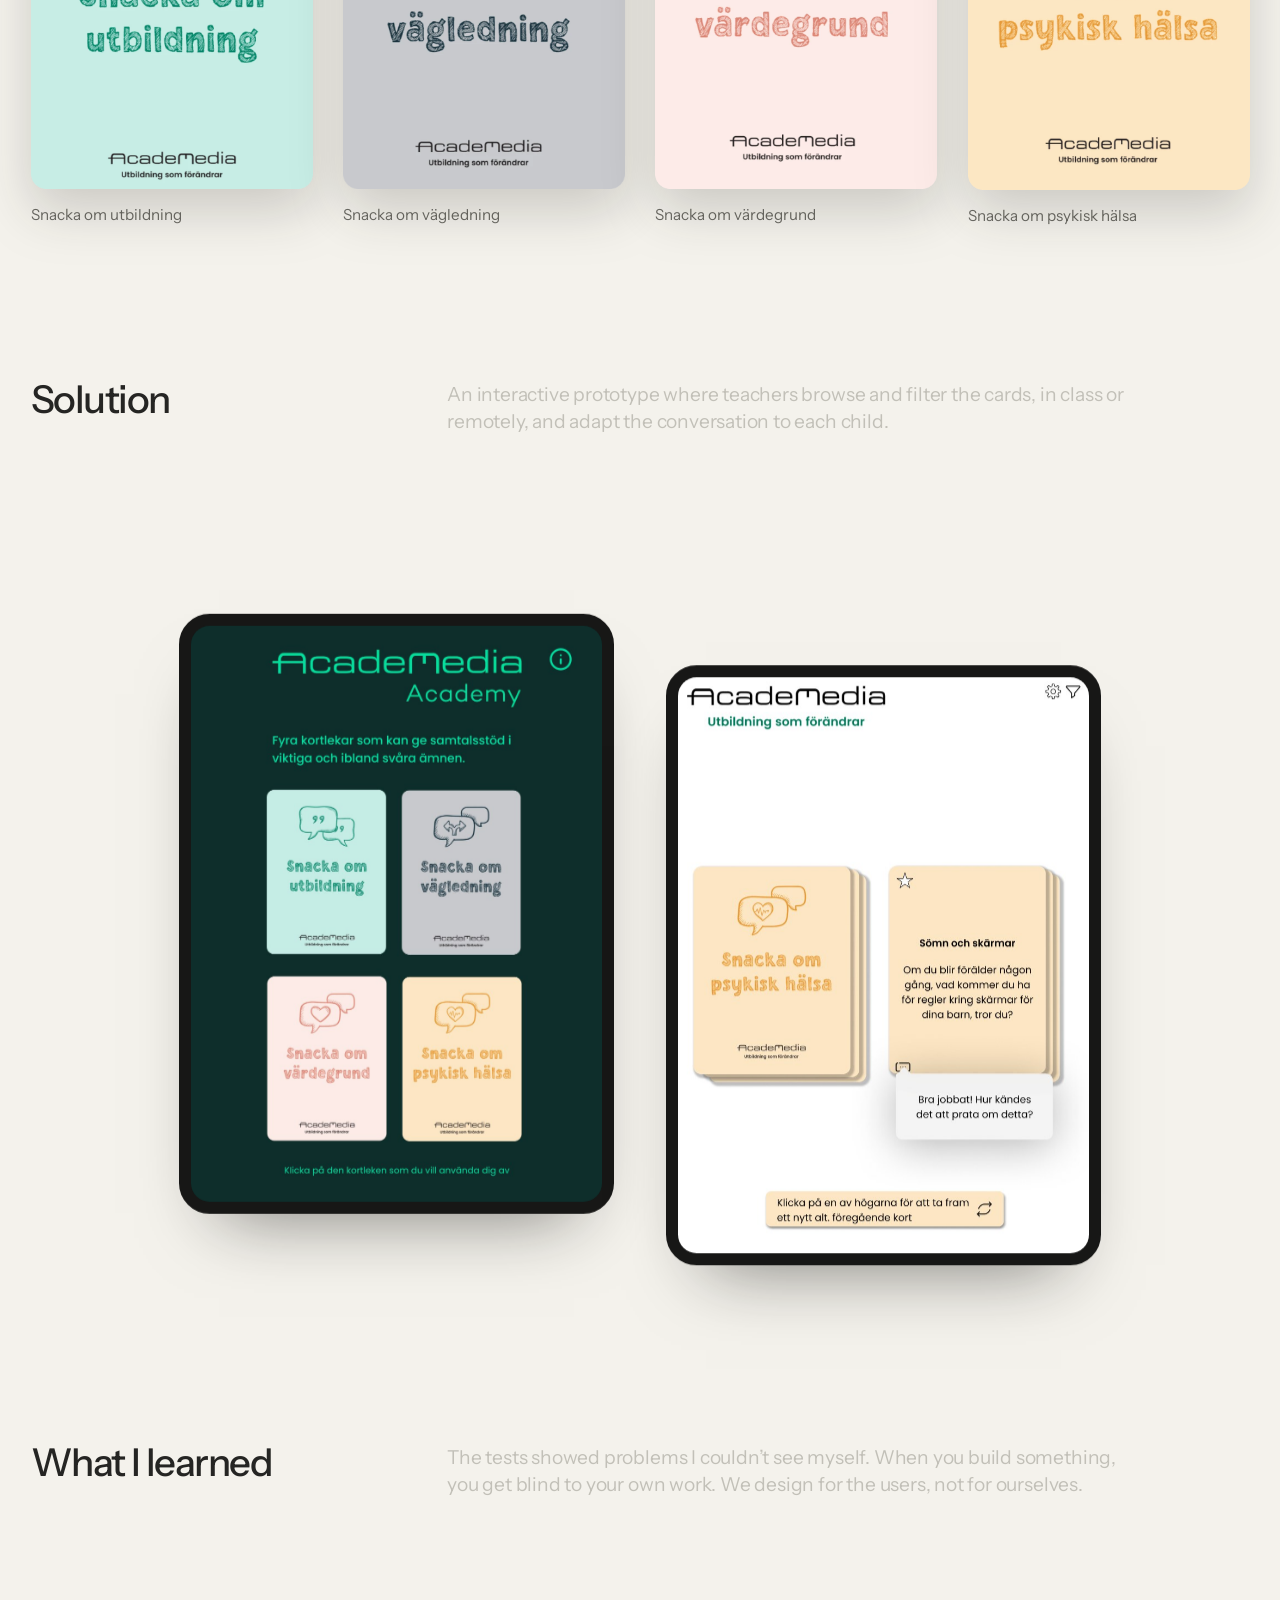
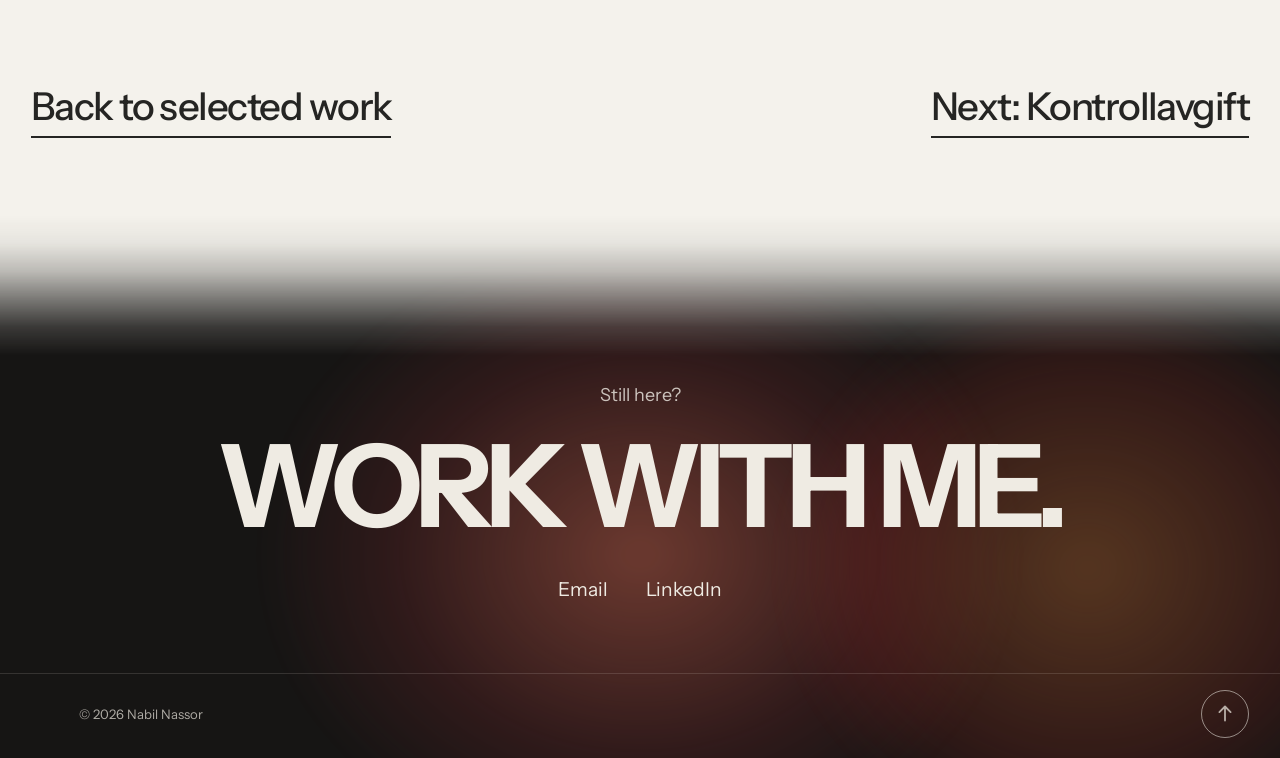
<file: academedia.html>
<!doctype html>
<html lang="en">
<head>
<meta charset="utf-8">
<meta name="viewport" content="width=device-width, initial-scale=1, viewport-fit=cover">
<title>AcadeMedia Case Study</title>
<link rel="preconnect" href="https://fonts.googleapis.com">
<link rel="preconnect" href="https://fonts.gstatic.com" crossorigin>
<link href="https://fonts.googleapis.com/css2?family=Instrument+Sans:wght@400;500;600&display=swap" rel="stylesheet">
<link rel="stylesheet" href="style.css">
<link rel="stylesheet" href="project.css">
<style>html{background:#f4f2ec}body::after{content:"";position:fixed;inset:0;background:#f4f2ec;z-index:300;pointer-events:none;opacity:1}html:not(.ready) body::after{animation:veil .9s ease 2.4s forwards}html.ready body::after{opacity:0;visibility:hidden;transition:opacity .9s cubic-bezier(.33,1,.68,1),visibility 0s linear .9s}html.js:not(.ready) body *{animation-play-state:paused!important}@keyframes veil{to{opacity:0;visibility:hidden}}@media (prefers-reduced-motion:reduce){body::after{display:none}}</style>
<script>document.documentElement.classList.add('js');try{history.scrollRestoration='manual'}catch(e){}try{var t=localStorage.getItem('theme');if(!t)t=matchMedia('(prefers-color-scheme: dark)').matches?'dark':'light';document.documentElement.setAttribute('data-theme',t)}catch(e){}</script>
</head>
<body>
<a class="skip" href="#main">Skip to content</a>
<header class="top g">
  <a class="roll" id="roll" href="index.html" aria-label="Nabil Nassor, UX and graphic designer. Home"><span class="roll-in" aria-hidden="true"><span>Nabil Nassor</span><span>UX &amp; graphic designer</span><span>Nabil Nassor</span></span></a>
  <nav aria-label="Primary"><a href="index.html">Home</a><a href="work.html">Work</a><a href="about.html">About</a></nav>
</header>

<main id="main">
  <div class="marq long">
    <div class="mq-track" id="mq">
      <div class="mq-half">
        <h1 class="mq-item" id="t">ACADEMEDIA</h1>
        <span class="mq-item" aria-hidden="true">ACADEMEDIA</span>
      </div>
      <div class="mq-half" aria-hidden="true">
        <span class="mq-item">ACADEMEDIA</span>
        <span class="mq-item">ACADEMEDIA</span>
      </div>
    </div>
  </div>

  <section class="g" aria-label="Project details">
    <dl class="meta-grid">
      <div><dt>Client</dt><dd>AcadeMedia, school project at Futuregames</dd></div>
      <div><dt>Date</dt><dd>June 2025</dd></div>
      <div><dt>Work</dt><dd>UX research, interaction design, digital prototype</dd></div>
    </dl>
  </section>

  <div class="fanpin" id="fanpin"><div class="pin-stage">
    <div class="fan-stage" role="img" aria-label="The four AcadeMedia value-card decks spreading out into a fan on a dark green background">
      <img class="fan-logo" src="img/ac-logo.webp" width="929" height="576" alt="">
      <img class="fan-card" src="img/ac-card-utbildning.webp" width="808" height="1071" alt="Mint card: two speech bubbles with quotation marks and the title Snacka om utbildning">
      <img class="fan-card" src="img/ac-card-vagledning.webp" width="808" height="1071" alt="Grey card: speech bubbles with a forked arrow and the title Snacka om vägledning">
      <img class="fan-card" src="img/ac-card-vardegrund.webp" width="808" height="1071" alt="Pink card: speech bubbles with a heart and the title Snacka om värdegrund">
      <img class="fan-card" src="img/ac-card-halsa.webp" width="808" height="1071" alt="Peach card: speech bubbles with a heartbeat heart and the title Snacka om psykisk hälsa">
    </div>
  </div></div>

  <section class="info g role-box" aria-labelledby="mr">
    <h2 id="mr">My role</h2>
    <ul class="rows">
      <li><span class="w">Team</span><span>Me and three classmates</span></li>
      <li><span class="w">What I did</span><span>Ideation with the group, the full prototype, the user tests and the iterations after them</span></li>
      <li><span class="w">Tools</span><span class="tool-list"><span>Figma</span><span>User testing</span></span></li>
    </ul>
  </section>

  <section class="info g" aria-labelledby="in">
    <h2 id="in">Introduction</h2>
    <div class="prose">
      <p>AcadeMedia uses physical value cards to help teachers talk with children about health, values and guidance. We made a digital version that is easier to use, without losing what works with the cards.</p>
    </div>
  </section>

  <section class="info g" aria-labelledby="ch" style="border-bottom:0">
    <h2 id="ch">Design challenge</h2>
    <div class="prose">
      <p>How might we turn physical value cards into an intuitive, inclusive digital experience without losing their tactile feel and sense of emotional safety?</p>
    </div>
  </section>

  <section class="info g" aria-labelledby="pr">
    <h2 id="pr">Process</h2>
    <ul class="rows">
      <li><span class="w">Research</span><span>Interviews with educators and observation of how the cards are used in class.</span></li>
      <li><span class="w">Ideation</span><span>Concepts developed together as a group.</span></li>
      <li><span class="w">Prototype</span><span>An interactive prototype in Figma, built from scratch.</span></li>
      <li><span class="w">Testing</span><span>User tests with educators, then iterations.</span></li>
    </ul>
  </section>

  <div class="g">
    <ul class="deck" aria-label="The four card decks">
      <li class="deck-card rv" style="--d:0.00s"><span class="deck-tilt"><img src="img/ac-card-utbildning.webp" width="808" height="1071" loading="lazy" alt="Mint card: two speech bubbles with quotation marks and the title Snacka om utbildning"></span><span class="deck-t">Snacka om utbildning</span></li>
      <li class="deck-card rv" style="--d:0.08s"><span class="deck-tilt"><img src="img/ac-card-vagledning.webp" width="808" height="1071" loading="lazy" alt="Grey card: speech bubbles with a forked arrow and the title Snacka om vägledning"></span><span class="deck-t">Snacka om vägledning</span></li>
      <li class="deck-card rv" style="--d:0.16s"><span class="deck-tilt"><img src="img/ac-card-vardegrund.webp" width="808" height="1071" loading="lazy" alt="Pink card: speech bubbles with a heart and the title Snacka om värdegrund"></span><span class="deck-t">Snacka om värdegrund</span></li>
      <li class="deck-card rv" style="--d:0.24s"><span class="deck-tilt"><img src="img/ac-card-halsa.webp" width="808" height="1071" loading="lazy" alt="Peach card: speech bubbles with a heartbeat heart and the title Snacka om psykisk hälsa"></span><span class="deck-t">Snacka om psykisk hälsa</span></li>
    </ul>
  </div>

  <section class="info g" aria-labelledby="so" style="border-bottom:0">
    <h2 id="so">Solution</h2>
    <div class="prose">
      <p>An interactive prototype where teachers browse and filter the cards, in class or remotely, and adapt the conversation to each child.</p>
    </div>
  </section>

  <div class="g">
    <div class="tabs">
      <figure class="tab tab-a" data-par="-24"><img src="img/ac-app-home.jpg" width="956" height="1368" loading="lazy" alt="App start screen on dark green: AcadeMedia Academy, four card decks to choose from and the line Klicka på den kortleken som du vill använda dig av"></figure>
      <figure class="tab tab-b" data-par="24"><img src="img/ac-app-card.jpg" width="746" height="1074" loading="lazy" alt="App card view: the psykisk hälsa deck next to an open question card about sleep and screens, with a reflection prompt below"></figure>
    </div>
  </div>

  <section class="info g" aria-labelledby="kl" style="border-bottom:0">
    <h2 id="kl">What I learned</h2>
    <div class="prose">
      <p>The tests showed problems I couldn’t see myself. When you build something, you get blind to your own work. We design for the users, not for ourselves.</p>
    </div>
  </section>

  <div class="g next"><a href="index.html#work">Back to selected work</a><a href="kontrollavgift.html">Next: Kontrollavgift</a></div>
</main>

<footer class="site-foot" id="contact">
  <div class="g sf-clean">
    <p class="sf-still">Still here?</p>
    <h2 class="sf-big">Work with me.</h2>
    <p class="sf-links"><a href="mailto:a.nabilnassor@gmail.com">Email</a><a href="https://www.linkedin.com/in/nabil-nassor-884708237/" target="_blank" rel="noopener">LinkedIn</a></p>
  </div>
  <div class="g sf-bot">
    <span>© 2026 Nabil Nassor</span>
    <a href="#top" class="sf-up" id="sfUp" aria-label="Back to top" title="Back to top">Back to top <svg viewBox="0 0 10 12" width="9" height="11" aria-hidden="true"><path d="M5 11V1M1 5l4-4 4 4" fill="none" stroke="currentColor" stroke-width="1.3" stroke-linecap="round" stroke-linejoin="round"/></svg></a>
  </div>
</footer>
<script src="main.js"></script>
<script src="progress.js"></script>
<script src="contact.js"></script>
<script src="project.js"></script>
<script src="pin.js"></script>
</body>
</html>
</file>
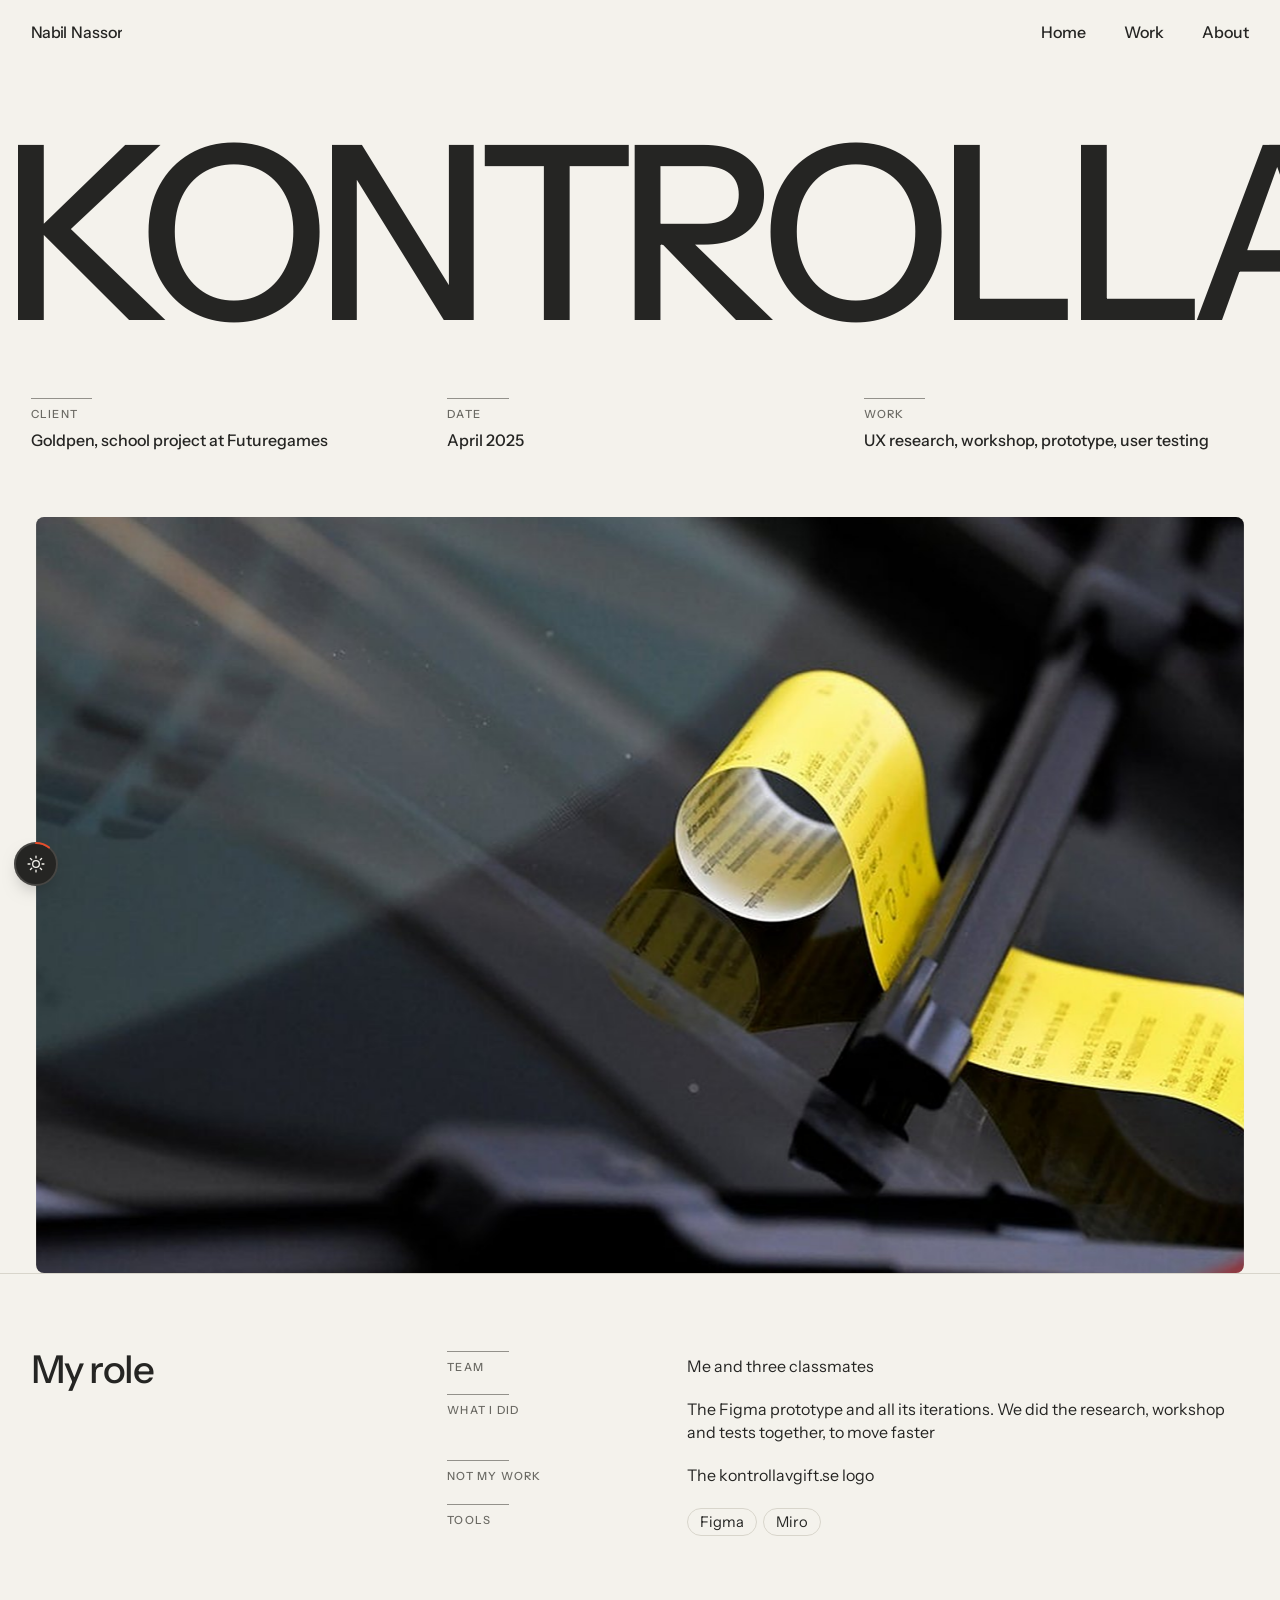
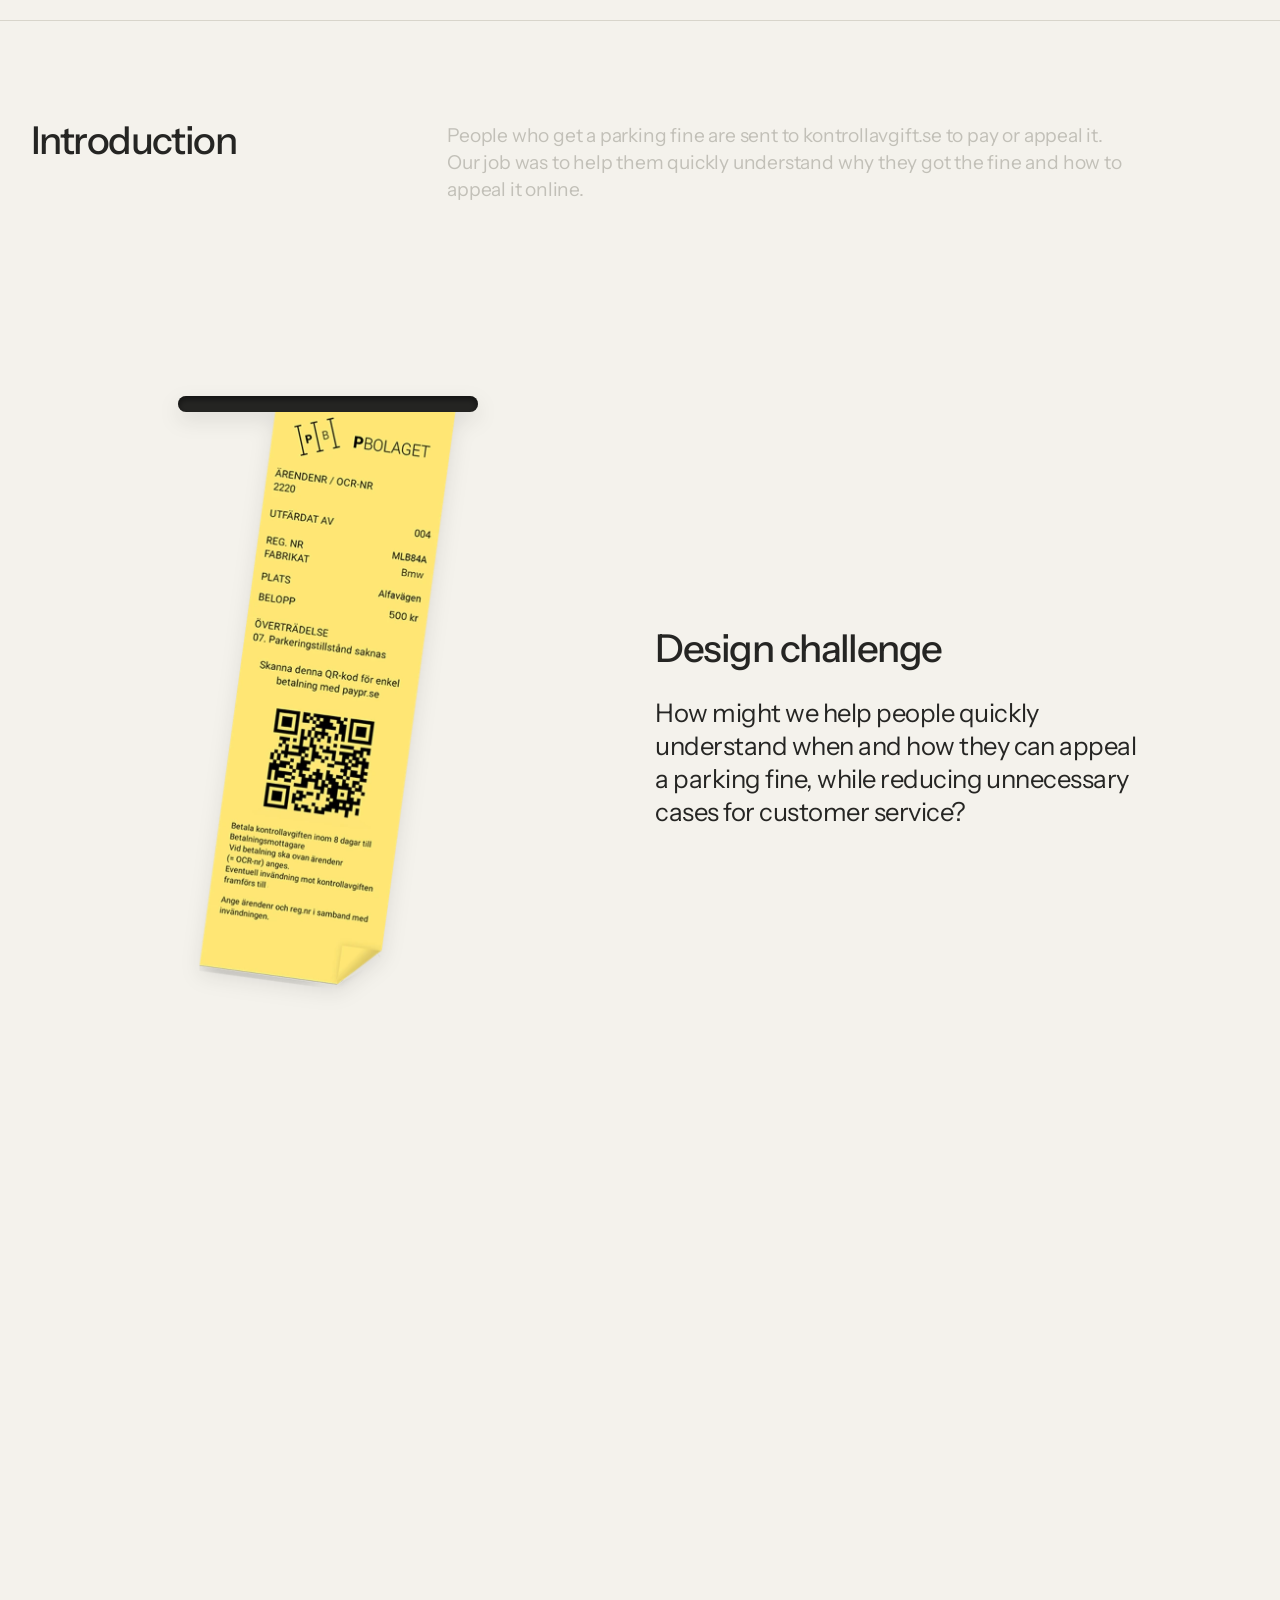
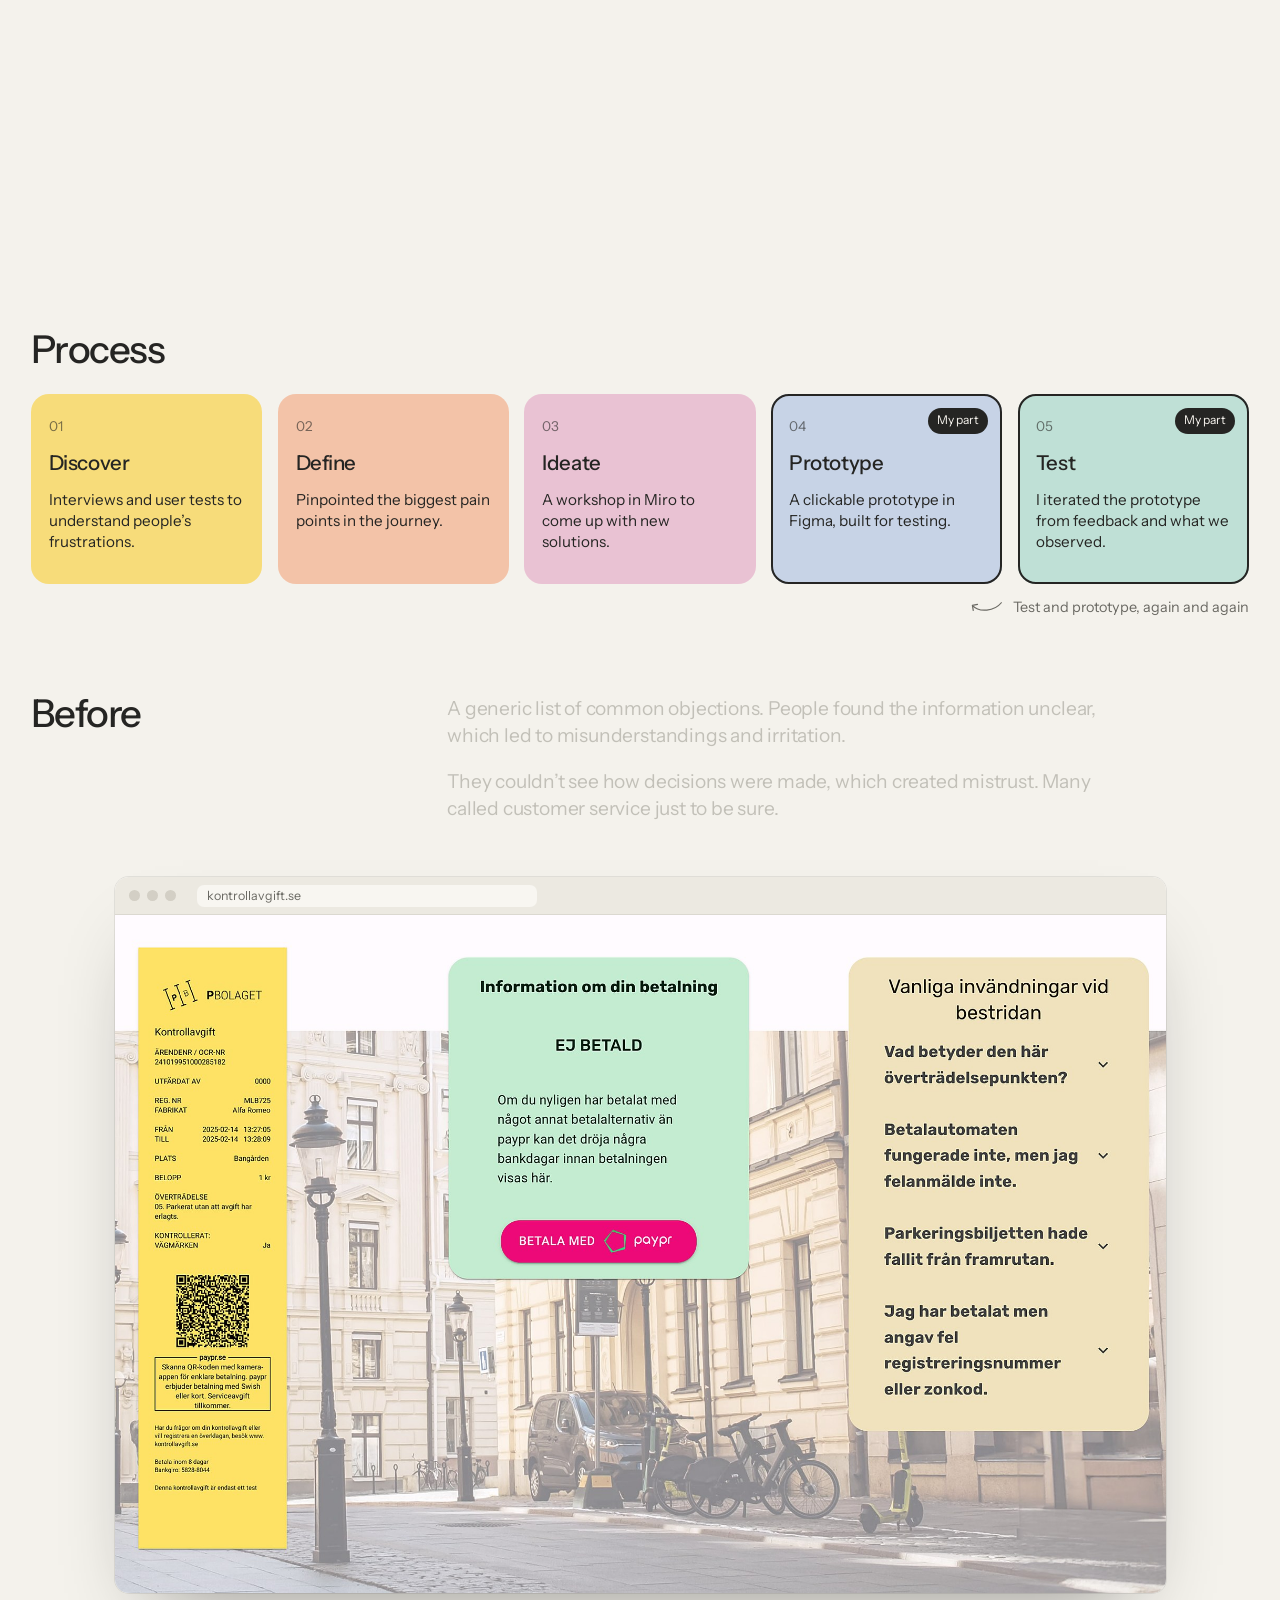
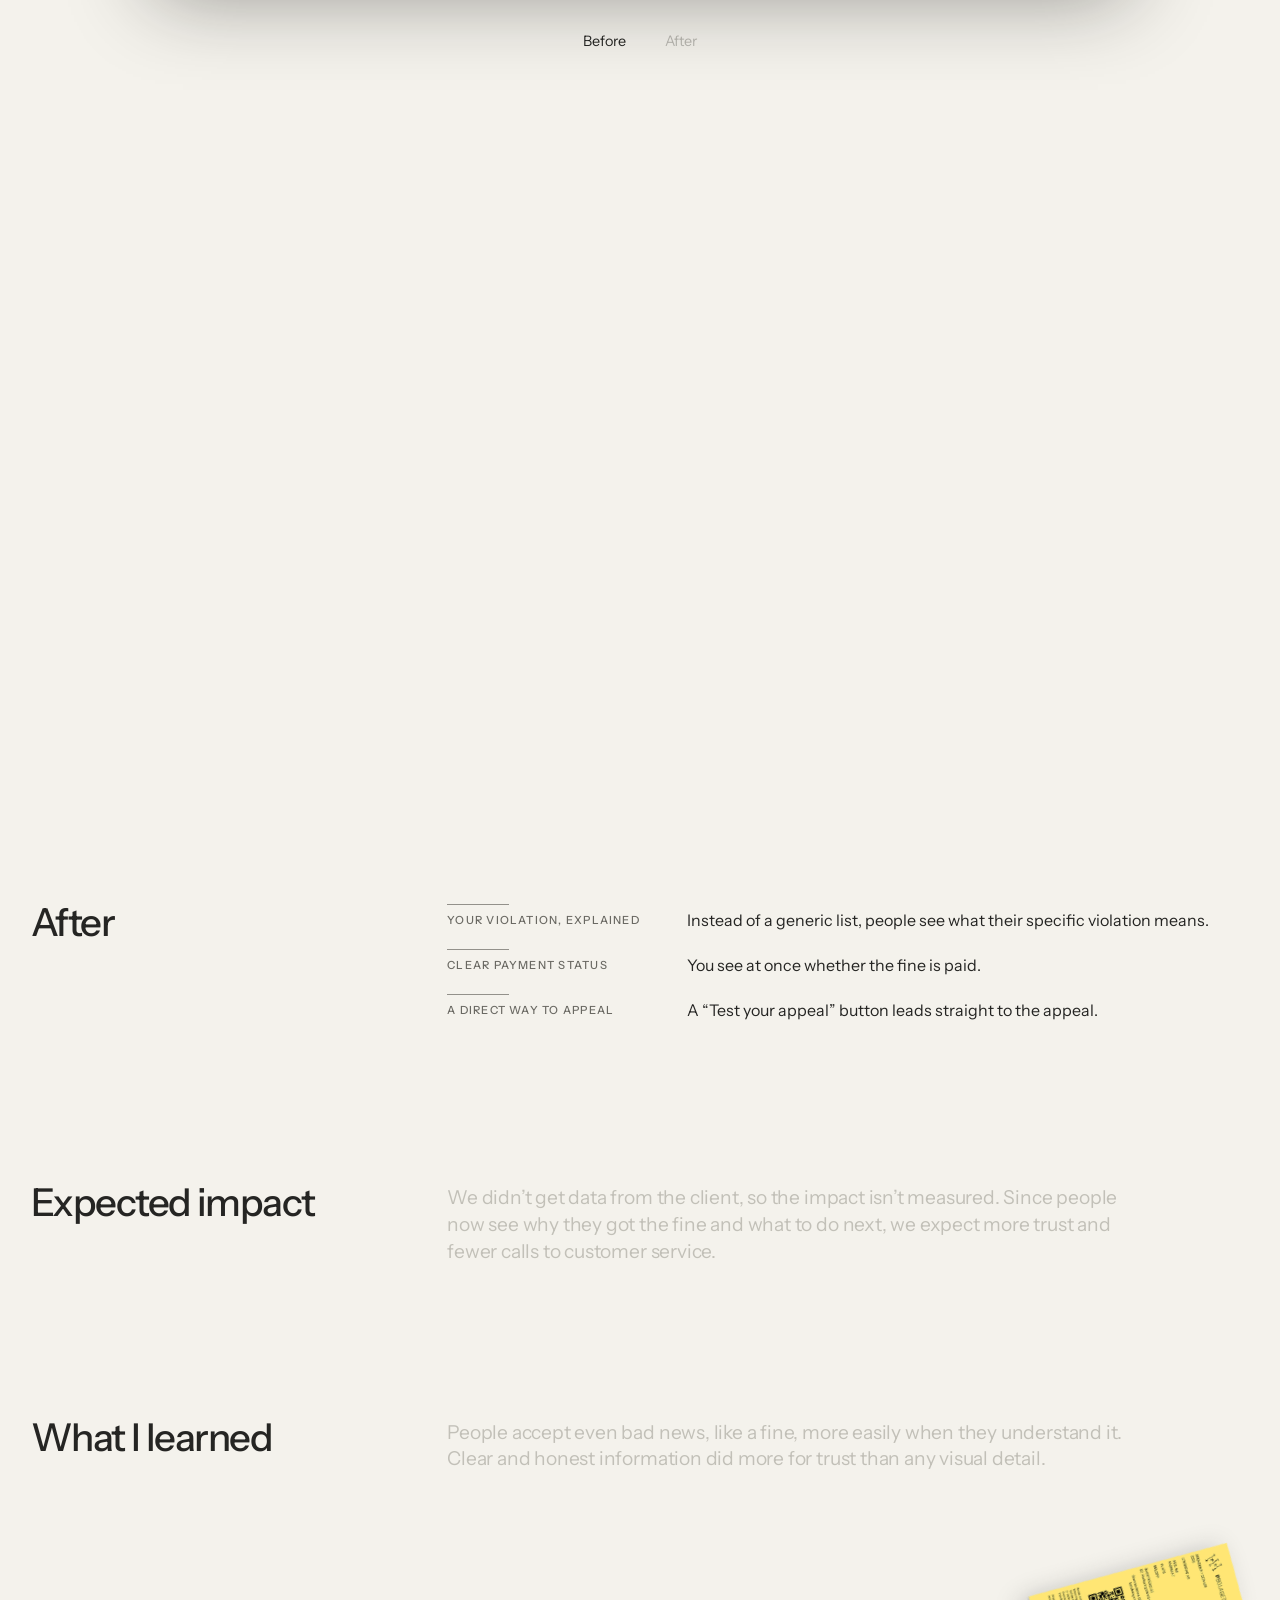
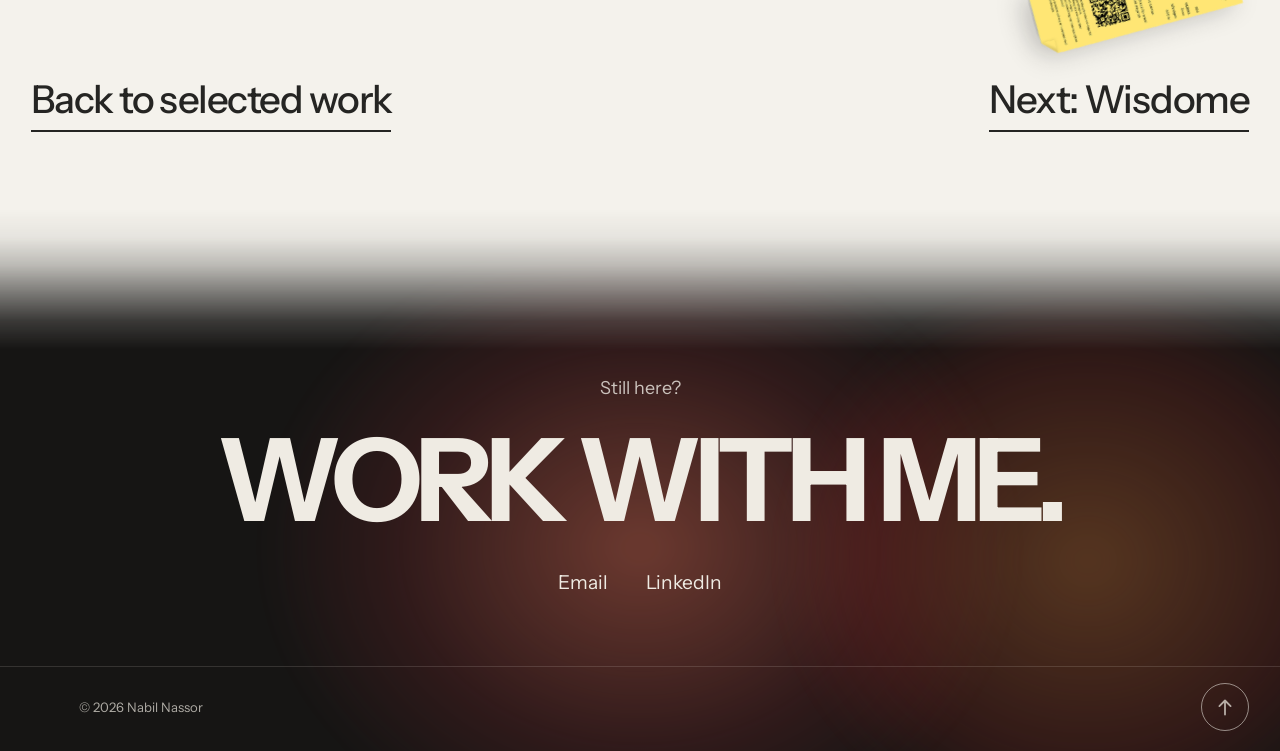
<file: kontrollavgift.html>
<!doctype html>
<html lang="en">
<head>
<meta charset="utf-8">
<meta name="viewport" content="width=device-width, initial-scale=1, viewport-fit=cover">
<title>Kontrollavgift Case Study</title>
<link rel="preconnect" href="https://fonts.googleapis.com">
<link rel="preconnect" href="https://fonts.gstatic.com" crossorigin>
<link href="https://fonts.googleapis.com/css2?family=Instrument+Sans:wght@400;500;600&display=swap" rel="stylesheet">
<link rel="stylesheet" href="style.css">
<link rel="stylesheet" href="project.css">
<style>html{background:#f4f2ec}body::after{content:"";position:fixed;inset:0;background:#f4f2ec;z-index:300;pointer-events:none;opacity:1}html:not(.ready) body::after{animation:veil .9s ease 2.4s forwards}html.ready body::after{opacity:0;visibility:hidden;transition:opacity .9s cubic-bezier(.33,1,.68,1),visibility 0s linear .9s}html.js:not(.ready) body *{animation-play-state:paused!important}@keyframes veil{to{opacity:0;visibility:hidden}}@media (prefers-reduced-motion:reduce){body::after{display:none}}</style>
<style>
/* ticket that prints out of a slot, then tilts and settles */
.js .tk{height:175vh}
.tk-pin{position:sticky;top:0;height:100vh;height:100svh;display:flex;align-items:center;overflow:hidden}
.tk-grid{display:grid;grid-template-columns:repeat(12,1fr);gap:var(--gutter);align-items:center;width:100%}
.tk-stage{grid-column:2/6;position:relative;display:flex;flex-direction:column;align-items:center;transform:translate3d(0,calc(var(--lift,0)*-14px),0) rotate(calc(var(--tilt,0)*1deg));transform-origin:50% 0;will-change:transform;filter:drop-shadow(0 calc(8px + var(--tear,0)*16px) calc(10px + var(--tear,0)*14px) rgba(20,20,18,calc(.10 + var(--tear,0)*.08)))}
.tk-slot{width:min(100%,300px);height:16px;border-radius:999px;background:#252523;box-shadow:inset 0 3px 6px rgba(0,0,0,.5);position:relative;z-index:2;opacity:calc(1 - var(--tear,0))}
.tk-mouth{width:min(86%,258px);margin-top:-8px;overflow:hidden;padding:0 30px 50px;box-sizing:content-box}
.tk-paper{transform:translate3d(0,calc((var(--pr,1) - 1)*100%),0) rotate(calc(var(--wob,0)*1deg));transform-origin:50% 0;will-change:transform}
.tk-paper img{display:block;width:100%;height:auto}
.tk-copy{grid-column:7/12}
.tk-copy h2{margin:0 0 .7em;font-weight:500;font-size:clamp(1.5rem,3vw,2.6rem);letter-spacing:-.04em;line-height:1}
.tk-copy p{margin:0;font-size:clamp(1.15rem,2vw,1.75rem);line-height:1.3;letter-spacing:-.02em}
@media (max-width:820px){
  .tk-grid{grid-template-columns:1fr;gap:28px}
  .tk-stage{grid-column:1;width:62%;margin:0 auto}
  .tk-copy{grid-column:1}
  .js .tk{height:190vh}
}
@media (prefers-reduced-motion:reduce){.js .tk{height:auto}.tk-pin{position:static;height:auto;padding-block:48px}.tk-paper{transform:none}}

/* at the end of the page the ticket drifts down like a leaf and comes to rest on the right */
.tk-rest{position:relative;height:var(--fh);margin-top:calc(var(--fh)*-.35);--tw:clamp(64px,7vw,110px);--fw:calc(var(--tw)*2.55);--fh:calc(var(--tw)*1.75)}
.tk-rest+.next{padding-top:clamp(8px,1.5vw,20px)!important}
.tk-land{position:absolute;right:max(16px,var(--gutter));bottom:0;width:var(--fw);height:var(--fh);display:grid;place-items:center;pointer-events:none}
.tk-leaf{grid-area:1/1;width:var(--tw);height:auto;opacity:0;transform:rotate(68deg);filter:drop-shadow(0 10px 12px rgba(20,20,18,.22));will-change:transform;z-index:20;position:relative}
.tk-leaf.landed{opacity:1}
@media (prefers-reduced-motion:reduce){.tk-leaf{opacity:1}}

/* process: five steps, my part marked */
.proc{list-style:none;margin:0;padding:clamp(8px,2vw,24px) 0 0;display:grid;grid-template-columns:repeat(5,1fr);gap:clamp(8px,1.2vw,16px)}
.proc li{position:relative;border-radius:18px;padding:22px 18px 24px;min-height:190px;display:flex;flex-direction:column;gap:10px;background:var(--c)}
.proc .n{font-size:.85rem;opacity:.6}
.proc .t{font-weight:500;font-size:clamp(1.15rem,1.6vw,1.45rem);letter-spacing:-.02em}
.proc .d{font-size:.95rem;line-height:1.4}
.proc .mine{outline:2px solid var(--ink);outline-offset:-2px}
.proc .tag{position:absolute;top:14px;right:14px;background:var(--ink);color:#f8f5ef;font-size:.75rem;padding:.3em .75em;border-radius:999px}
.proc-loop{display:flex;justify-content:flex-end;gap:10px;align-items:center;color:var(--mute);font-size:.9rem;padding-top:12px}
.proc-loop svg{flex:none}
@media (max-width:900px){.proc{grid-template-columns:1fr 1fr}.proc li{min-height:0}.proc li:last-child{grid-column:1/-1}}

/* desktop browser mockup around the before/after wipe */
.browser{width:min(92vw,1180px,calc((100svh - 190px)*1.48));border-radius:14px;overflow:hidden;background:#fff;box-shadow:0 40px 80px -40px rgba(20,20,18,.45),0 0 0 1px rgba(20,20,18,.08);transform:scale(var(--ws,1));will-change:transform}
.b-bar{display:flex;align-items:center;gap:7px;height:38px;padding:0 14px;background:#ece9e1;border-bottom:1px solid rgba(20,20,18,.08)}
.b-bar i{width:11px;height:11px;border-radius:50%;background:#d3cfc5}
.b-url{margin-left:14px;flex:1;max-width:340px;height:22px;border-radius:7px;background:#f8f6f1;font-size:.78rem;color:var(--mute);display:flex;align-items:center;padding:0 10px}
.browser .wipe-fig{width:100%;aspect-ratio:2000/1291;transform:none!important}
@media (max-width:820px){.b-bar{height:28px}.b-bar i{width:8px;height:8px}.b-url{height:17px;font-size:.65rem}}
</style>
<script>document.documentElement.classList.add('js');try{history.scrollRestoration='manual'}catch(e){}try{var t=localStorage.getItem('theme');if(!t)t=matchMedia('(prefers-color-scheme: dark)').matches?'dark':'light';document.documentElement.setAttribute('data-theme',t)}catch(e){}</script>
</head>
<body>
<a class="skip" href="#main">Skip to content</a>
<header class="top g">
  <a class="roll" id="roll" href="index.html" aria-label="Nabil Nassor, UX and graphic designer. Home"><span class="roll-in" aria-hidden="true"><span>Nabil Nassor</span><span>UX &amp; graphic designer</span><span>Nabil Nassor</span></span></a>
  <nav aria-label="Primary"><a href="index.html">Home</a><a href="work.html">Work</a><a href="about.html">About</a></nav>
</header>

<main id="main">
  <div class="marq long">
    <div class="mq-track" id="mq">
      <div class="mq-half">
        <h1 class="mq-item" id="t">KONTROLLAVGIFT</h1>
        <span class="mq-item" aria-hidden="true">KONTROLLAVGIFT</span>
      </div>
      <div class="mq-half" aria-hidden="true">
        <span class="mq-item">KONTROLLAVGIFT</span>
        <span class="mq-item">KONTROLLAVGIFT</span>
      </div>
    </div>
  </div>

  <section class="g" aria-label="Project details">
    <dl class="meta-grid">
      <div><dt>Client</dt><dd>Goldpen, school project at Futuregames</dd></div>
      <div><dt>Date</dt><dd>April 2025</dd></div>
      <div><dt>Work</dt><dd>UX research, workshop, prototype, user testing</dd></div>
    </dl>
  </section>

  <div class="heropin" id="heropin"><div class="pin-stage">
  <figure class="bleed" aria-label="A parking fine on a windshield">
    <img src="img/kv-hero.jpg" width="2000" height="1000" alt="A yellow parking fine curled under a windshield wiper">
  </figure>
  </div></div>

  <section class="info g role-box" aria-labelledby="mr">
    <h2 id="mr">My role</h2>
    <ul class="rows">
      <li><span class="w">Team</span><span>Me and three classmates</span></li>
      <li><span class="w">What I did</span><span>The Figma prototype and all its iterations. We did the research, workshop and tests together, to move faster</span></li>
      <li><span class="w">Not my work</span><span>The kontrollavgift.se logo</span></li>
      <li><span class="w">Tools</span><span class="tool-list"><span>Figma</span><span>Miro</span></span></li>
    </ul>
  </section>

  <section class="info g" aria-labelledby="in">
    <h2 id="in">Introduction</h2>
    <div class="prose">
      <p>People who get a parking fine are sent to kontrollavgift.se to pay or appeal it. Our job was to help them quickly understand why they got the fine and how to appeal it online.</p>
    </div>
  </section>

  <section class="tk" id="tk" aria-labelledby="ch">
    <div class="tk-pin">
      <div class="g tk-grid">
        <div class="tk-stage" id="tkStage" aria-hidden="true">
          <span class="tk-slot"></span>
          <div class="tk-mouth"><div class="tk-paper"><img src="img/kv-ticket.webp" width="526" height="1243" alt=""></div></div>
        </div>
        <div class="tk-copy">
          <h2 id="ch">Design challenge</h2>
          <p>How might we help people quickly understand when and how they can appeal a parking fine, while reducing unnecessary cases for customer service?</p>
        </div>
      </div>
    </div>
  </section>

  <section class="info g" aria-labelledby="pr" style="border-bottom:0;padding-bottom:0">
    <h2 id="pr">Process</h2>
    <div class="prose"><p>We followed the design thinking steps.</p></div>
  </section>
  <div class="g">
    <ol class="proc">
      <li class="rv" style="--c:#f7dc7a;--d:0s"><span class="n">01</span><span class="t">Discover</span><span class="d">Interviews and user tests to understand people’s frustrations.</span></li>
      <li class="rv" style="--c:#f3c3a8;--d:.06s"><span class="n">02</span><span class="t">Define</span><span class="d">Pinpointed the biggest pain points in the journey.</span></li>
      <li class="rv" style="--c:#e9c2d3;--d:.12s"><span class="n">03</span><span class="t">Ideate</span><span class="d">A workshop in Miro to come up with new solutions.</span></li>
      <li class="rv mine" style="--c:#c7d3e6;--d:.18s"><span class="tag">My part</span><span class="n">04</span><span class="t">Prototype</span><span class="d">A clickable prototype in Figma, built for testing.</span></li>
      <li class="rv mine" style="--c:#bfe0d6;--d:.24s"><span class="tag">My part</span><span class="n">05</span><span class="t">Test</span><span class="d">I iterated the prototype from feedback and what we observed.</span></li>
    </ol>
    <p class="proc-loop" aria-hidden="true"><svg viewBox="0 0 40 16" width="34" height="14"><path d="M38 3C30 13 12 15 4 6M4 6l1 6M4 6l6-1" fill="none" stroke="currentColor" stroke-width="1.4" stroke-linecap="round" stroke-linejoin="round"/></svg>Test and prototype, again and again</p>
  </div>

  <section class="info g" aria-labelledby="bf" style="border-bottom:0;padding-bottom:0">
    <h2 id="bf">Before</h2>
    <div class="prose">
      <p>A generic list of common objections. People found the information unclear, which led to misunderstandings and irritation.</p>
      <p>They couldn’t see how decisions were made, which created mistrust. Many called customer service just to be sure.</p>
    </div>
  </section>

  <section class="wipe" id="wipe" aria-label="The kontrollavgift.se page in a browser, before and after the redesign">
    <div class="wipe-pin">
      <div class="browser" id="browser">
        <div class="b-bar" aria-hidden="true"><i></i><i></i><i></i><span class="b-url">kontrollavgift.se</span></div>
        <div class="wipe-fig" id="wipeFig">
          <img src="img/kv-before.jpg" width="2000" height="1291" loading="lazy" alt="Before: the fine on the left, a payment card in the middle and a list of common objections on the right, over a street photo">
          <img class="top" src="img/kv-after.jpg" width="2000" height="1291" loading="lazy" alt="After: the fine on the left, an open explanation of what this violation means, a payment status card marked Not paid, and a button to test your appeal">
        </div>
      </div>
      <ol class="steps" id="wipeSteps" aria-hidden="true"><li class="on">Before</li><li>After</li></ol>
    </div>
  </section>

  <section class="info g" aria-labelledby="af">
    <h2 id="af">After</h2>
    <ul class="rows">
      <li><span class="w">Your violation, explained</span><span>Instead of a generic list, people see what their specific violation means.</span></li>
      <li><span class="w">Clear payment status</span><span>You see at once whether the fine is paid.</span></li>
      <li><span class="w">A direct way to appeal</span><span>A “Test your appeal” button leads straight to the appeal.</span></li>
    </ul>
  </section>

  <section class="info g" aria-labelledby="ex" style="border-bottom:0">
    <h2 id="ex">Expected impact</h2>
    <div class="prose">
      <p>We didn’t get data from the client, so the impact isn’t measured. Since people now see why they got the fine and what to do next, we expect more trust and fewer calls to customer service.</p>
    </div>
  </section>

  <section class="info g" aria-labelledby="kl" style="border-bottom:0">
    <h2 id="kl">What I learned</h2>
    <div class="prose">
      <p>People accept even bad news, like a fine, more easily when they understand it. Clear and honest information did more for trust than any visual detail.</p>
    </div>
  </section>

  <div class="g tk-rest" id="tkRest" aria-hidden="true"><div class="tk-land"><img class="tk-leaf" id="tkLeaf" src="img/kv-ticket.webp" width="526" height="1243" alt=""></div></div>

  <div class="g next"><a href="index.html#work">Back to selected work</a><a href="wisdome.html">Next: Wisdome</a></div>
</main>

<footer class="site-foot" id="contact">
  <div class="g sf-clean">
    <p class="sf-still">Still here?</p>
    <h2 class="sf-big">Work with me.</h2>
    <p class="sf-links"><a href="mailto:a.nabilnassor@gmail.com">Email</a><a href="https://www.linkedin.com/in/nabil-nassor-884708237/" target="_blank" rel="noopener">LinkedIn</a></p>
  </div>
  <div class="g sf-bot">
    <span>© 2026 Nabil Nassor</span>
    <a href="#top" class="sf-up" id="sfUp" aria-label="Back to top" title="Back to top">Back to top <svg viewBox="0 0 10 12" width="9" height="11" aria-hidden="true"><path d="M5 11V1M1 5l4-4 4 4" fill="none" stroke="currentColor" stroke-width="1.3" stroke-linecap="round" stroke-linejoin="round"/></svg></a>
  </div>
</footer>
<script src="main.js"></script>
<script src="progress.js"></script>
<script src="contact.js"></script>
<script src="project.js"></script>
<script src="pin.js"></script>
<script src="hero.js"></script>
<script src="kontrollavgift.js"></script>
</body>
</html>
</file>
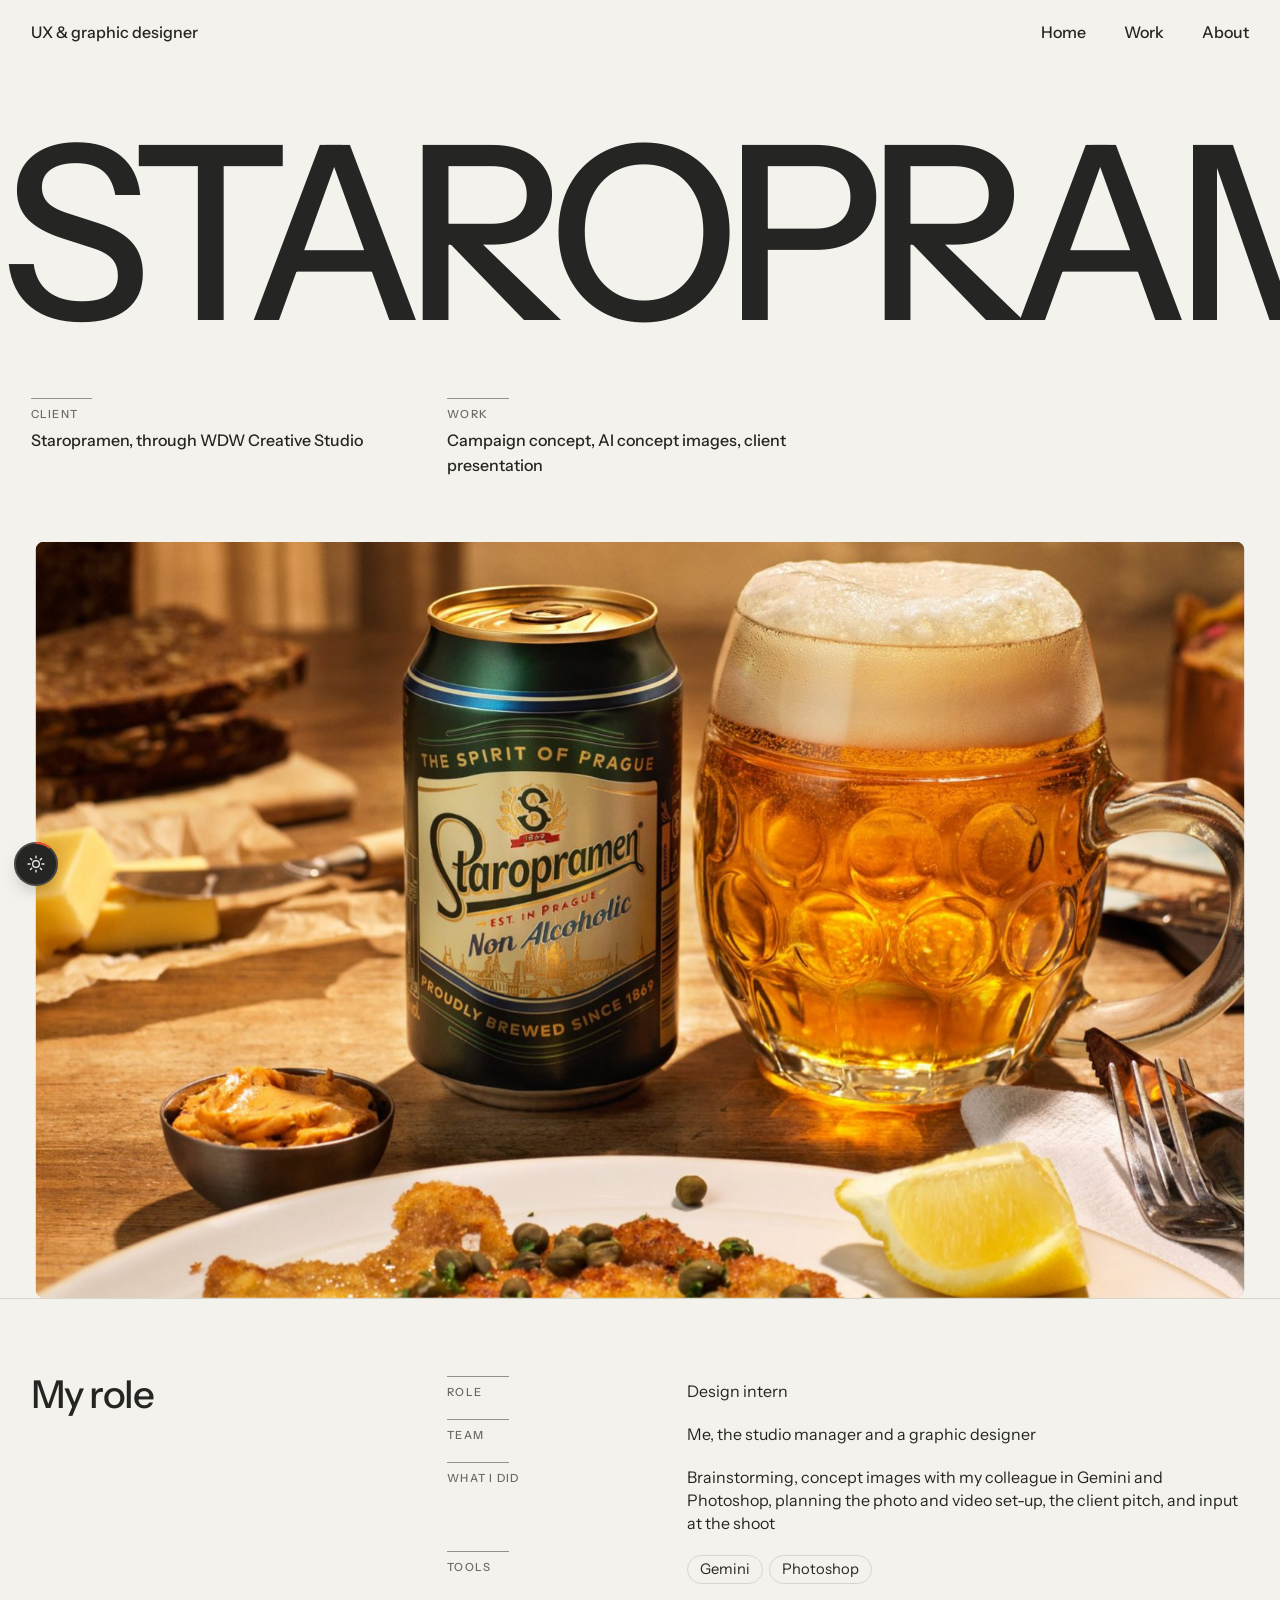
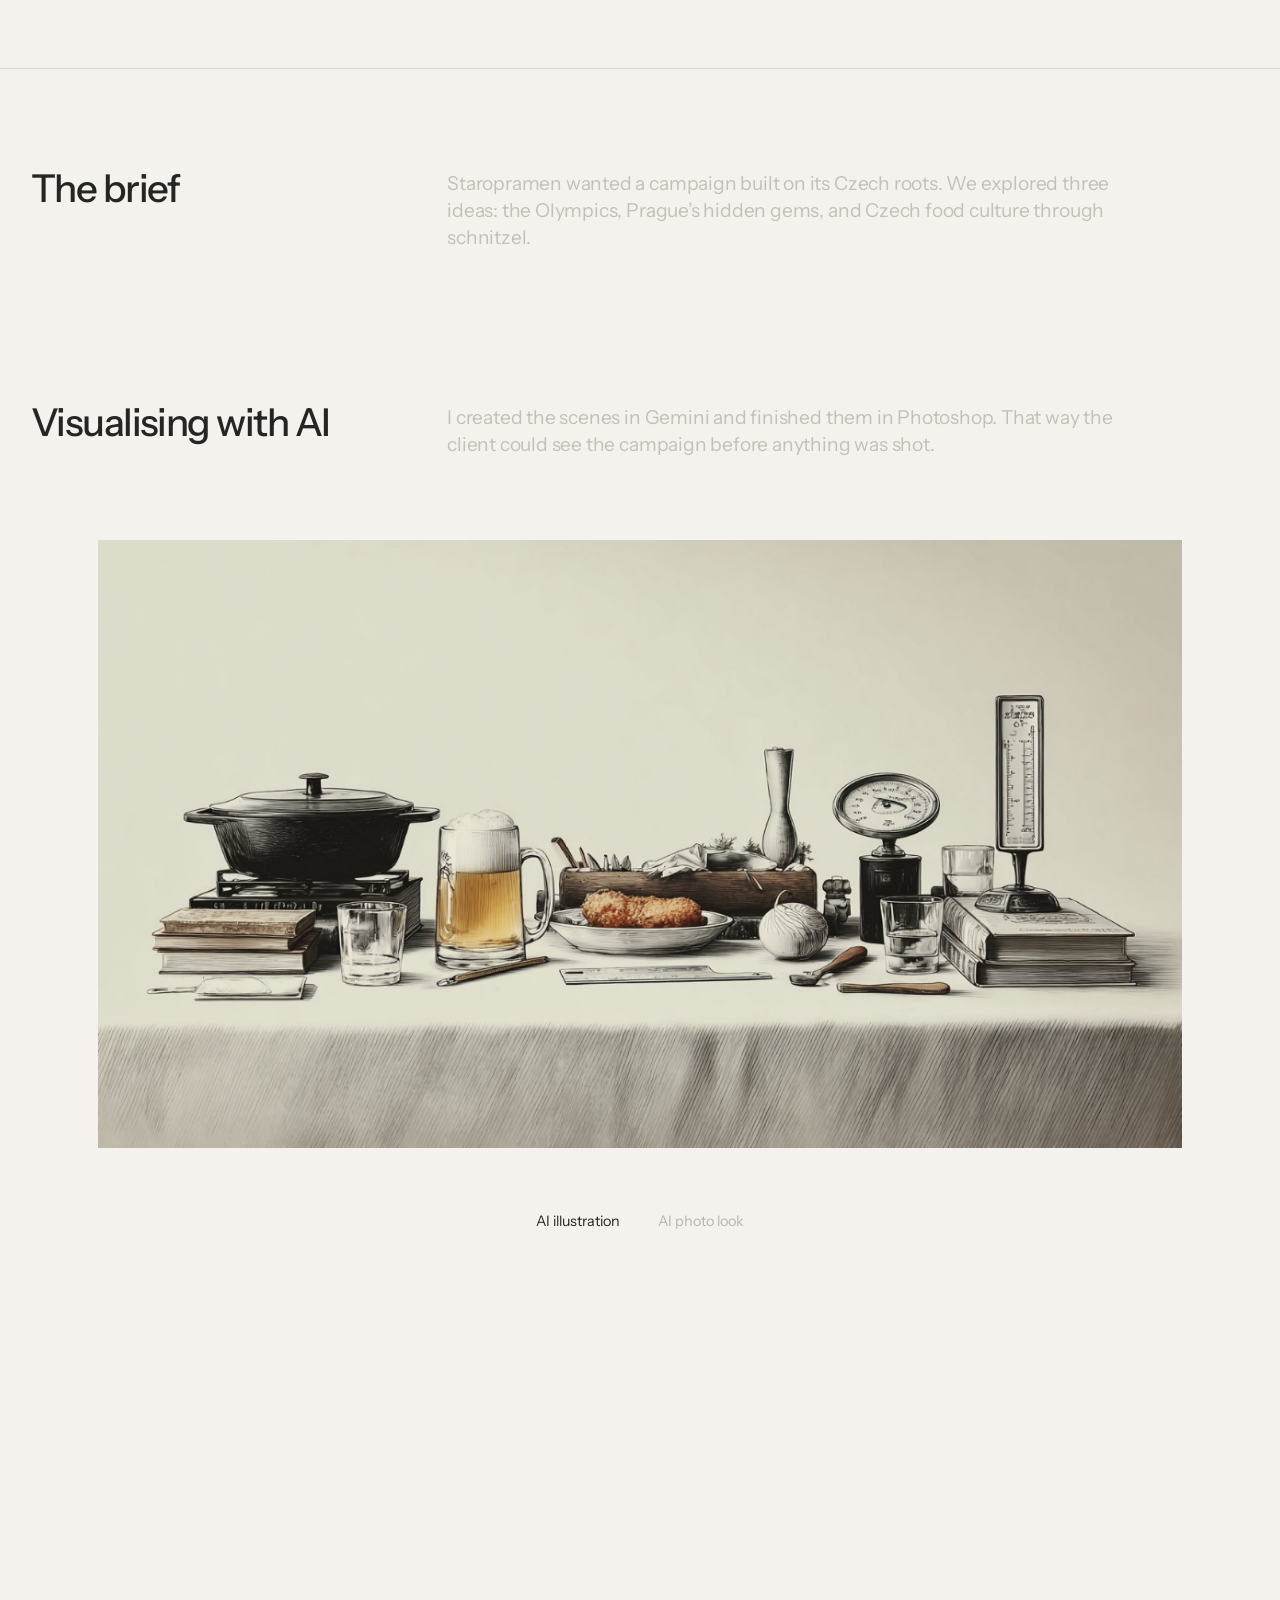
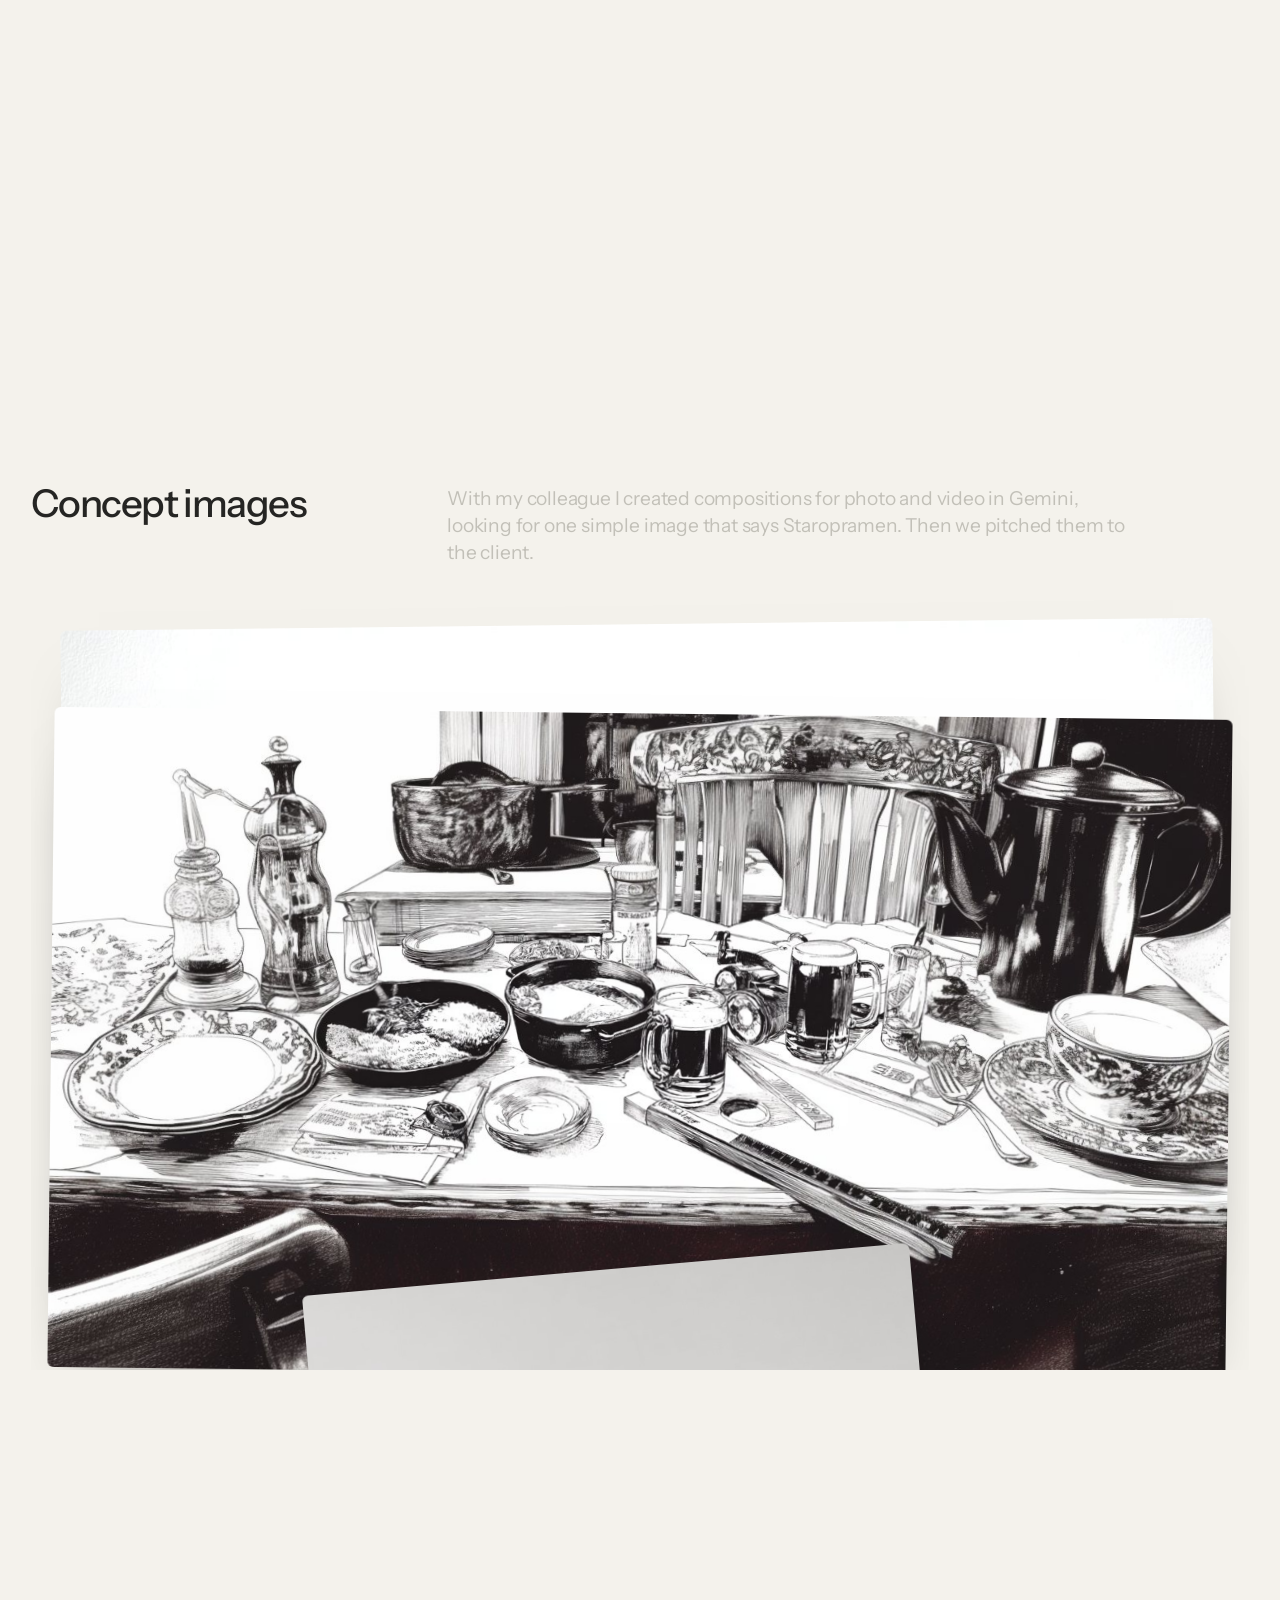
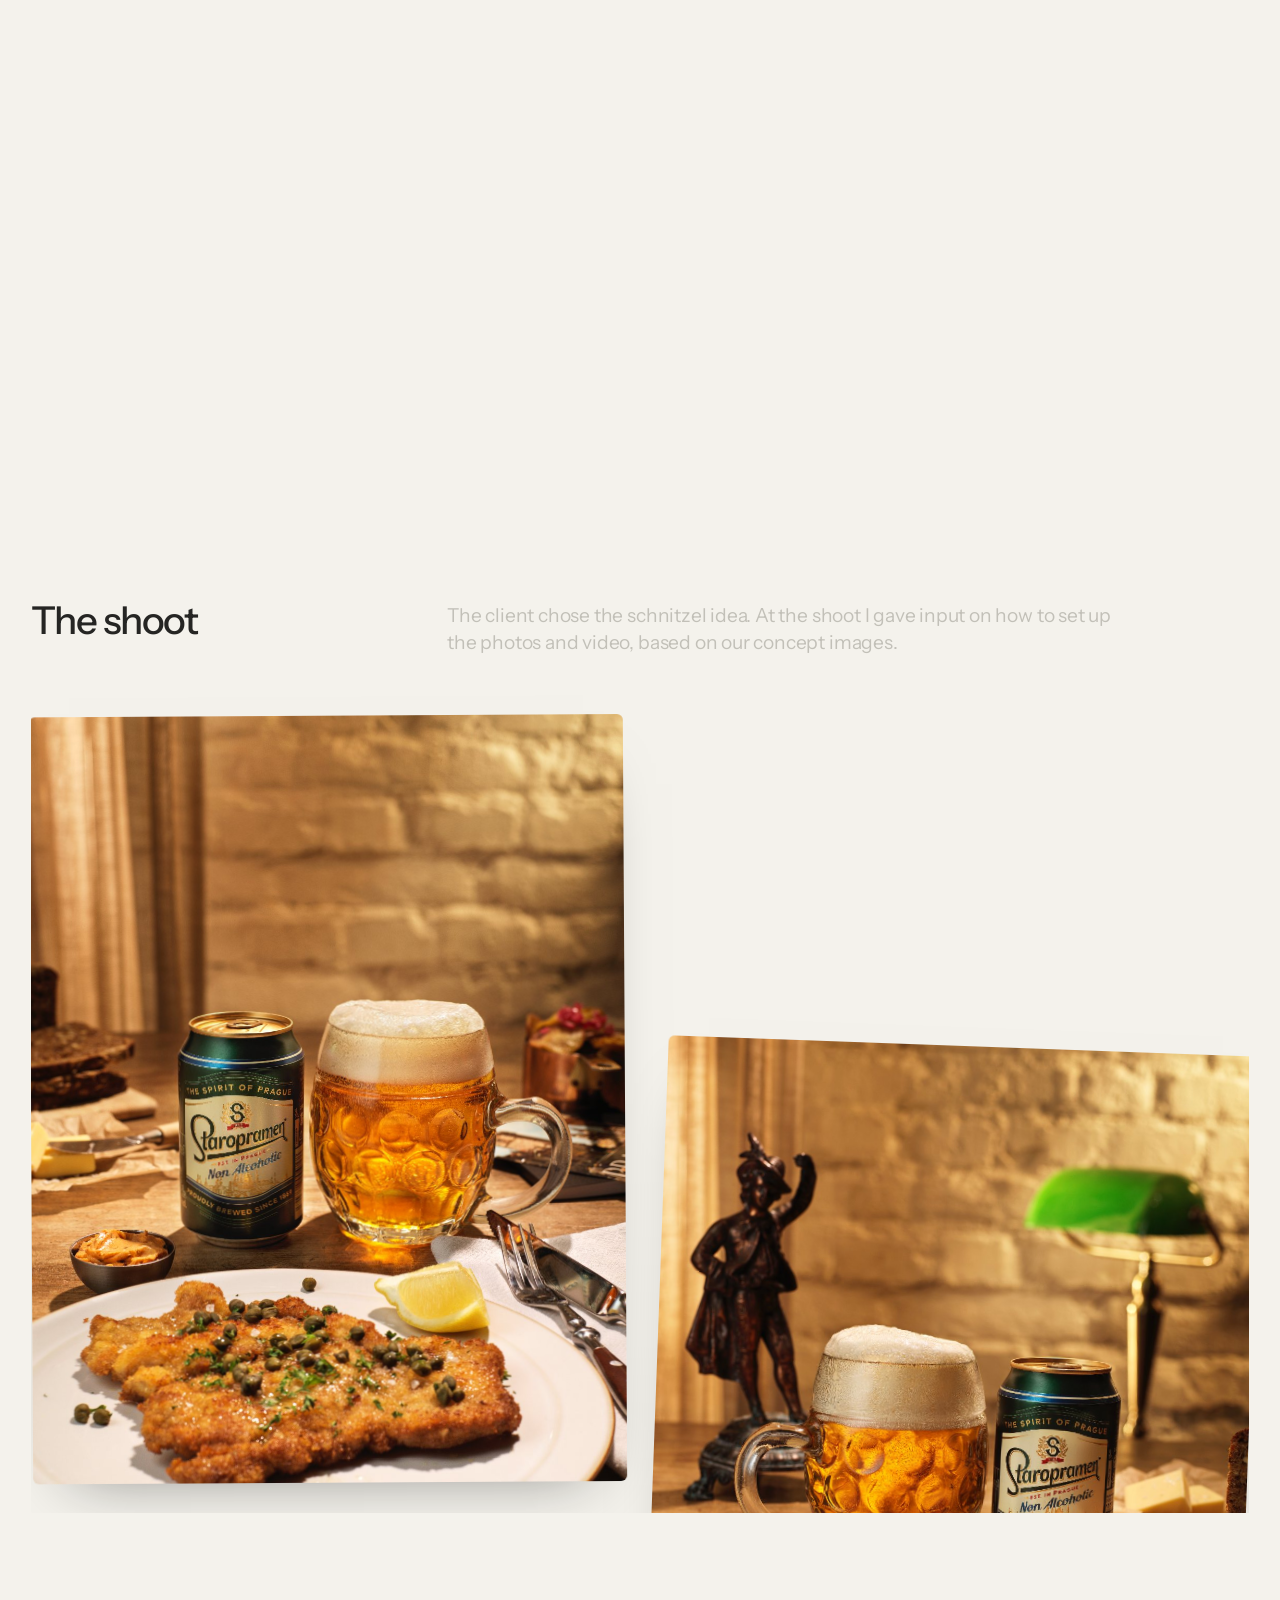
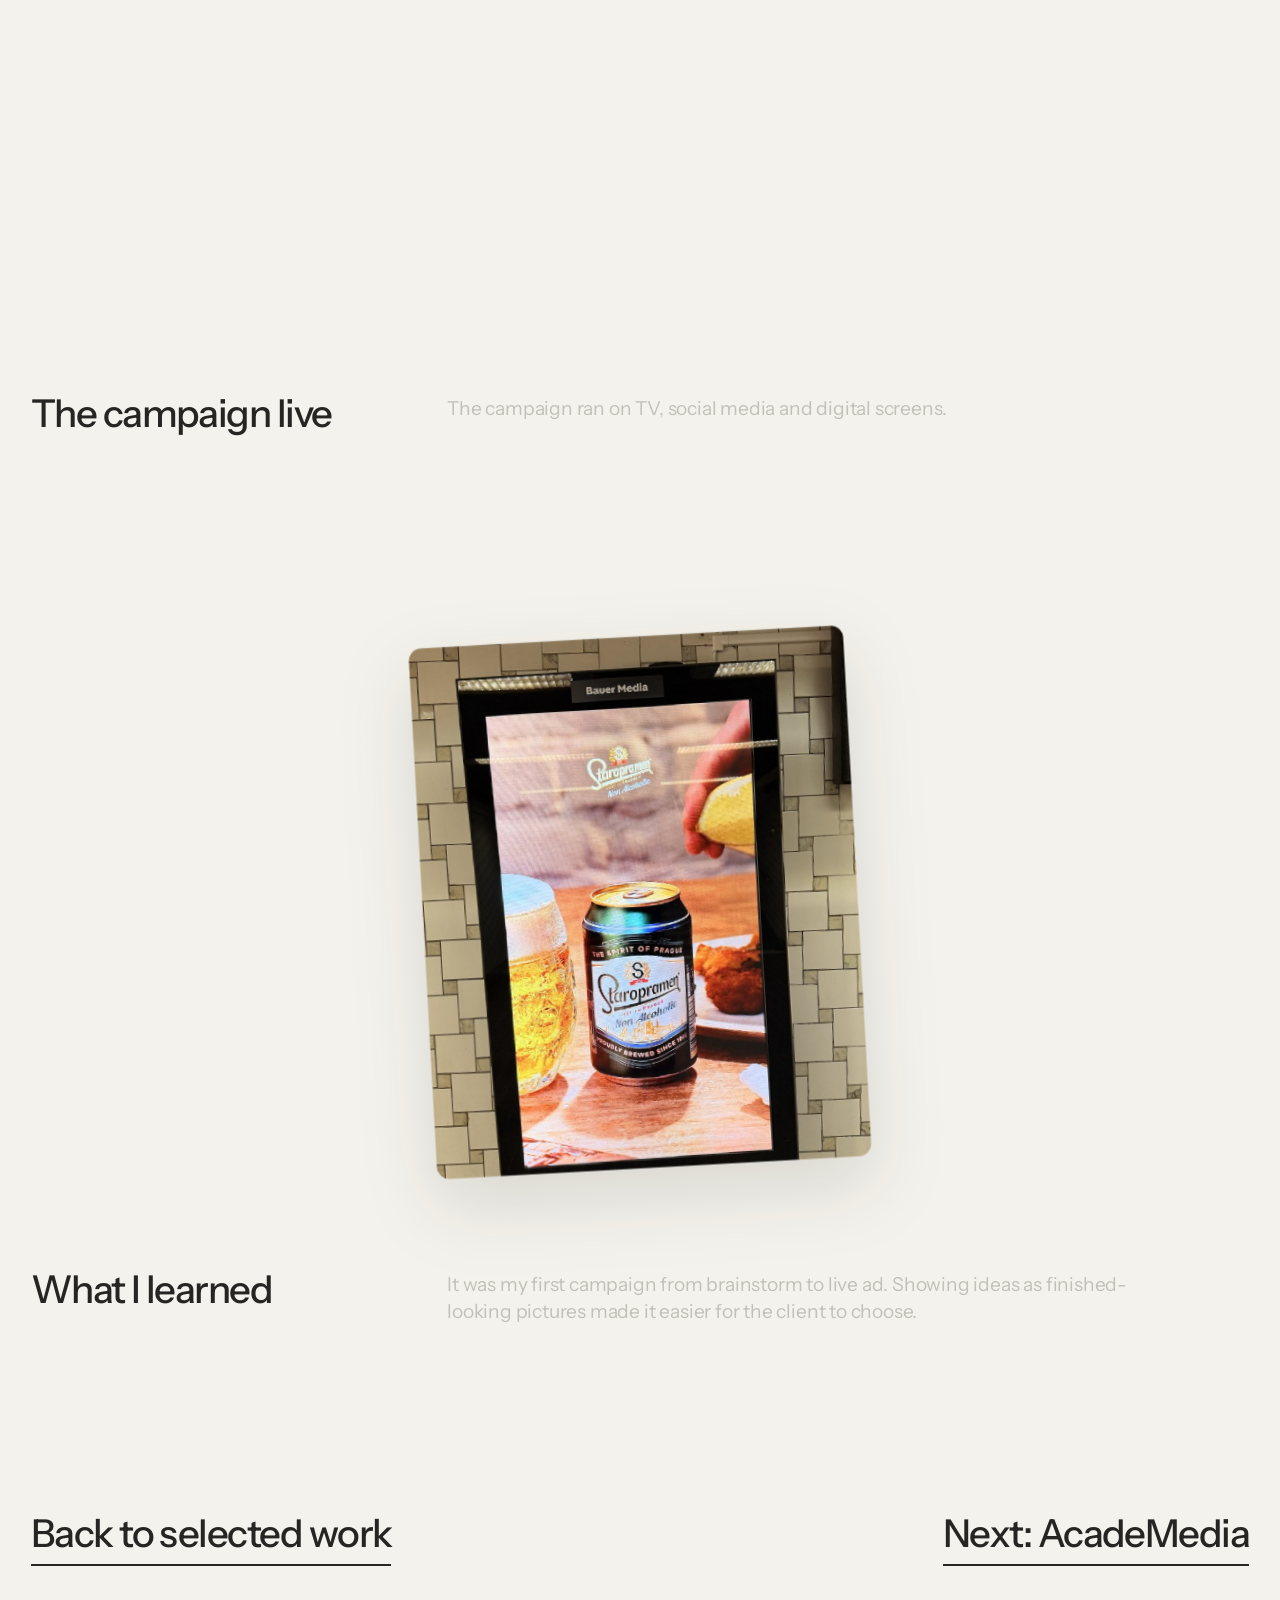
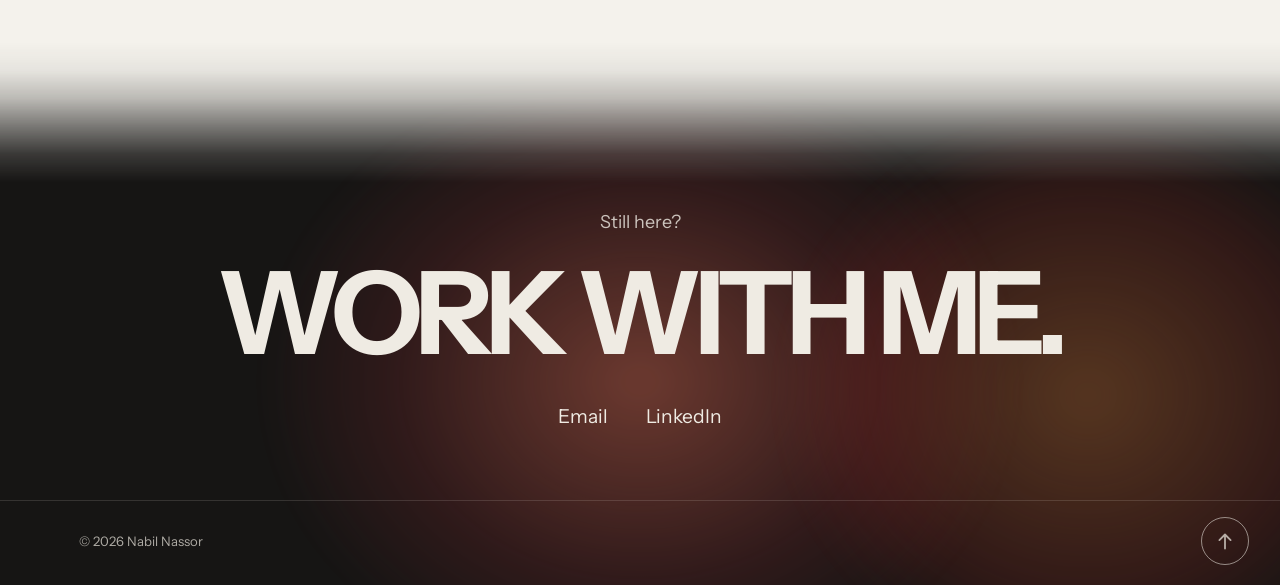
<file: staropramen.html>
<!doctype html>
<html lang="en">
<head>
<meta charset="utf-8">
<meta name="viewport" content="width=device-width, initial-scale=1, viewport-fit=cover">
<title>Staropramen Case Study</title>
<link rel="preconnect" href="https://fonts.googleapis.com">
<link rel="preconnect" href="https://fonts.gstatic.com" crossorigin>
<link href="https://fonts.googleapis.com/css2?family=Instrument+Sans:wght@400;500;600&display=swap" rel="stylesheet">
<link rel="stylesheet" href="style.css">
<link rel="stylesheet" href="project.css">
<style>html{background:#f4f2ec}body::after{content:"";position:fixed;inset:0;background:#f4f2ec;z-index:300;pointer-events:none;opacity:1}html:not(.ready) body::after{animation:veil .9s ease 2.4s forwards}html.ready body::after{opacity:0;visibility:hidden;transition:opacity .9s cubic-bezier(.33,1,.68,1),visibility 0s linear .9s}html.js:not(.ready) body *{animation-play-state:paused!important}@keyframes veil{to{opacity:0;visibility:hidden}}@media (prefers-reduced-motion:reduce){body::after{display:none}}</style>
<style>.duo .duo-stage figure{background:none;aspect-ratio:auto;overflow:visible}
.live{margin:clamp(24px,4vw,56px) auto 0;width:min(100%,560px);--e:1;transform:translate3d(0,calc((1 - var(--e))*80px),0) scale(calc(.86 + .14*var(--e))) rotate(calc((1 - var(--e))*-4deg));filter:drop-shadow(0 30px 40px rgba(20,20,18,calc(.08 + .22*var(--e))));will-change:transform}.live-in{overflow:hidden;border-radius:14px;clip-path:inset(calc((1 - var(--e))*10%) calc((1 - var(--e))*8%) round 14px)}.live img{display:block;width:100%;height:auto;transform:scale(calc(1 + (1 - var(--e))*.22));transform-origin:50% 60%}.js .live{--e:0}@media (prefers-reduced-motion:reduce){.js .live{--e:1}}</style>
<script>document.documentElement.classList.add('js');try{history.scrollRestoration='manual'}catch(e){}try{var t=localStorage.getItem('theme');if(!t)t=matchMedia('(prefers-color-scheme: dark)').matches?'dark':'light';document.documentElement.setAttribute('data-theme',t)}catch(e){}</script>
</head>
<body>
<a class="skip" href="#main">Skip to content</a>
<header class="top g">
  <a class="roll" id="roll" href="index.html" aria-label="Nabil Nassor, UX and graphic designer. Home"><span class="roll-in" aria-hidden="true"><span>Nabil Nassor</span><span>UX &amp; graphic designer</span><span>Nabil Nassor</span></span></a>
  <nav aria-label="Primary"><a href="index.html">Home</a><a href="work.html">Work</a><a href="about.html">About</a></nav>
</header>

<main id="main">
  <div class="marq long">
    <div class="mq-track" id="mq">
      <div class="mq-half">
        <h1 class="mq-item" id="t">STAROPRAMEN</h1>
        <span class="mq-item" aria-hidden="true">STAROPRAMEN</span>
      </div>
      <div class="mq-half" aria-hidden="true">
        <span class="mq-item">STAROPRAMEN</span>
        <span class="mq-item">STAROPRAMEN</span>
      </div>
    </div>
  </div>

  <section class="g" aria-label="Project details">
    <dl class="meta-grid">
      <div><dt>Client</dt><dd>Staropramen, through WDW Creative Studio</dd></div>
      <div><dt>Work</dt><dd>Campaign concept, AI concept images, client presentation</dd></div>
    </dl>
  </section>

  <div class="heropin" id="heropin"><div class="pin-stage">
  <figure class="bleed" aria-label="Staropramen campaign image">
    <img src="img/sp-final-wide.jpg" width="2000" height="1126" alt="A can of Staropramen non-alcoholic beer next to a dimpled glass mug of beer, with a plate of schnitzel with capers and a lemon wedge in the foreground, on a warm wooden table">
  </figure>
  </div></div>

  <section class="info g role-box" aria-labelledby="mr">
    <h2 id="mr">My role</h2>
    <ul class="rows">
      <li><span class="w">Role</span><span>Design intern</span></li>
      <li><span class="w">Team</span><span>Me, the studio manager and a graphic designer</span></li>
      <li><span class="w">What I did</span><span>Brainstorming, concept images with my colleague in Gemini and Photoshop, planning the photo and video set-up, the client pitch, and input at the shoot</span></li>
      <li><span class="w">Tools</span><span class="tool-list"><span>Gemini</span><span>Photoshop</span></span></li>
    </ul>
  </section>

  <section class="info g" aria-labelledby="b">
    <h2 id="b">The brief</h2>
    <div class="prose">
      <p>Staropramen wanted a campaign built on its Czech roots. We explored three ideas: the Olympics, Prague’s hidden gems, and Czech food culture through schnitzel.</p>
    </div>
  </section>

  <section class="info g" aria-labelledby="r" style="border-bottom:0;padding-bottom:0">
    <h2 id="r">Visualising with AI</h2>
    <div class="prose">
      <p>I created the scenes in Gemini and finished them in Photoshop. That way the client could see the campaign before anything was shot.</p>
    </div>
  </section>

  <section class="wipe" id="wipe" aria-label="The same still life, first as an illustration and then as a photograph">
    <div class="wipe-pin">
      <div class="wipe-fig" id="wipeFig">
        <img src="img/sp-board-illustration.jpg" width="1456" height="816" loading="lazy" alt="Illustrated still life on a table: a black cast-iron pot on books, a beer mug, a plate with schnitzel, glasses, a kitchen scale and a thermometer">
        <img class="top" src="img/sp-board-photo.jpg" width="1456" height="816" loading="lazy" alt="Photographed still life with the same objects on a linen tablecloth: a cast-iron pot, two beer mugs, schnitzel on a plate, a thermometer and a gauge">
      </div>
      <ol class="steps" id="wipeSteps" aria-hidden="true"><li class="on">AI illustration</li><li>AI photo look</li></ol>
    </div>
  </section>

  <section class="info g" aria-labelledby="s" style="border-bottom:0;padding-bottom:0">
    <h2 id="s">Concept images</h2>
    <div class="prose">
      <p>With my colleague I created compositions for photo and video in Gemini, looking for one simple image that says Staropramen. Then we pitched them to the client.</p>
    </div>
  </section>

  <div class="g">
    <div class="stack pinstack" id="stack" style="--n:3"><div class="pin-stage">
      <figure class="sc wide"><img src="img/sp-sketch-bridge.jpg" width="1456" height="816" decoding="async" alt="AI image in an ink-drawing style of the Charles Bridge in Prague with its arches, statues, domes and a gothic tower"></figure>
      <figure class="sc wide"><img src="img/sp-sketch-table.jpg" width="1456" height="816" decoding="async" alt="AI image in an ink-drawing style of a table with plates, a pot, two beer mugs, a coffee pot, a ruler and a patterned tablecloth"></figure>
      <figure class="sc tall"><img src="img/sp-sketch-schnitzel.jpg" width="928" height="1232" decoding="async" alt="AI image in an ink-drawing style of a breaded schnitzel on a plate next to a tall glass of beer on a wooden table"></figure>    </div>
    </div>
  </div>

  <section class="info g" aria-labelledby="a" style="border-bottom:0;padding-bottom:0">
    <h2 id="a">The shoot</h2>
    <div class="prose">
      <p>The client chose the schnitzel idea. At the shoot I gave input on how to set up the photos and video, based on our concept images.</p>
    </div>
  </section>

  <div class="g">
    <div class="duo" id="duo"><div class="pin-stage duo-stage">
      <figure><img src="img/sp-final-schnitzel.jpg" width="1140" height="1472" decoding="async" alt="Poster image: a Staropramen can and a glass mug of beer behind a plate of schnitzel with capers and a lemon wedge, in front of a warm brick wall"></figure>
      <figure><img src="img/sp-final-praha.jpg" width="1138" height="1442" decoding="async" alt="Poster image: a beer mug and a Staropramen can on a wooden table beside a Praha postcard, dark bread and cheese, with a bronze figurine and a green desk lamp behind"></figure>
    </div></div>
  </div>

  <section class="info g" aria-labelledby="l" style="border-bottom:0;padding-bottom:0">
    <h2 id="l">The campaign live</h2>
    <div class="prose">
      <p>The campaign ran on TV, social media and digital screens.</p>
    </div>
  </section>

  <div class="g">
    <figure class="live" id="live"><div class="live-in"><img src="img/sp-live-screen.jpg" width="1128" height="1430" loading="lazy" alt="Photo of the Staropramen Non Alcoholic campaign on a Bauer Media digital screen mounted on a tiled wall: a can beside a beer mug and schnitzel, with a hand squeezing a lemon"></div></figure>
  </div>

  <section class="info g" aria-labelledby="f" style="border-bottom:0">
    <h2 id="f">What I learned</h2>
    <div class="prose">
      <p>It was my first campaign from brainstorm to live ad. Showing ideas as finished-looking pictures made it easier for the client to choose.</p>
    </div>
  </section>

  <div class="g next"><a href="index.html#work">Back to selected work</a><a href="academedia.html">Next: AcadeMedia</a></div>
</main>

<footer class="site-foot" id="contact">
  <div class="g sf-clean">
    <p class="sf-still">Still here?</p>
    <h2 class="sf-big">Work with me.</h2>
    <p class="sf-links"><a href="mailto:a.nabilnassor@gmail.com">Email</a><a href="https://www.linkedin.com/in/nabil-nassor-884708237/" target="_blank" rel="noopener">LinkedIn</a></p>
  </div>
  <div class="g sf-bot">
    <span>© 2026 Nabil Nassor</span>
    <a href="#top" class="sf-up" id="sfUp" aria-label="Back to top" title="Back to top">Back to top <svg viewBox="0 0 10 12" width="9" height="11" aria-hidden="true"><path d="M5 11V1M1 5l4-4 4 4" fill="none" stroke="currentColor" stroke-width="1.3" stroke-linecap="round" stroke-linejoin="round"/></svg></a>
  </div>
</footer>
<script src="main.js"></script>
<script src="progress.js"></script>
<script src="contact.js"></script>
<script src="project.js"></script>
<script src="pin.js"></script>
<script src="hero.js"></script>
<script>
(function(){
  var f=document.getElementById('live');if(!f)return;
  if(window.matchMedia&&window.matchMedia('(prefers-reduced-motion: reduce)').matches){f.style.setProperty('--e',1);return}
  var cur=0,tgt=0,run=false;
  var ease=function(t){return 1-Math.pow(1-t,3)};
  function target(){var r=f.getBoundingClientRect(),vh=window.innerHeight;
    /* 0 when the photo's top reaches the bottom of the screen, 1 when its middle reaches 55% of the screen */
    var p=(vh-r.top)/Math.max(1,(vh-(vh*.55-r.height/2)));tgt=ease(Math.max(0,Math.min(1,p)))}
  function tick(){cur+=(tgt-cur)*.1;if(Math.abs(tgt-cur)<.001)cur=tgt;f.style.setProperty('--e',cur.toFixed(4));if(cur!==tgt)requestAnimationFrame(tick);else run=false}
  function kick(){target();if(!run){run=true;requestAnimationFrame(tick)}}
  window.addEventListener('scroll',kick,{passive:true});window.addEventListener('resize',kick);window.addEventListener('load',kick);kick();
})();
</script>
</body>
</html>
</file>
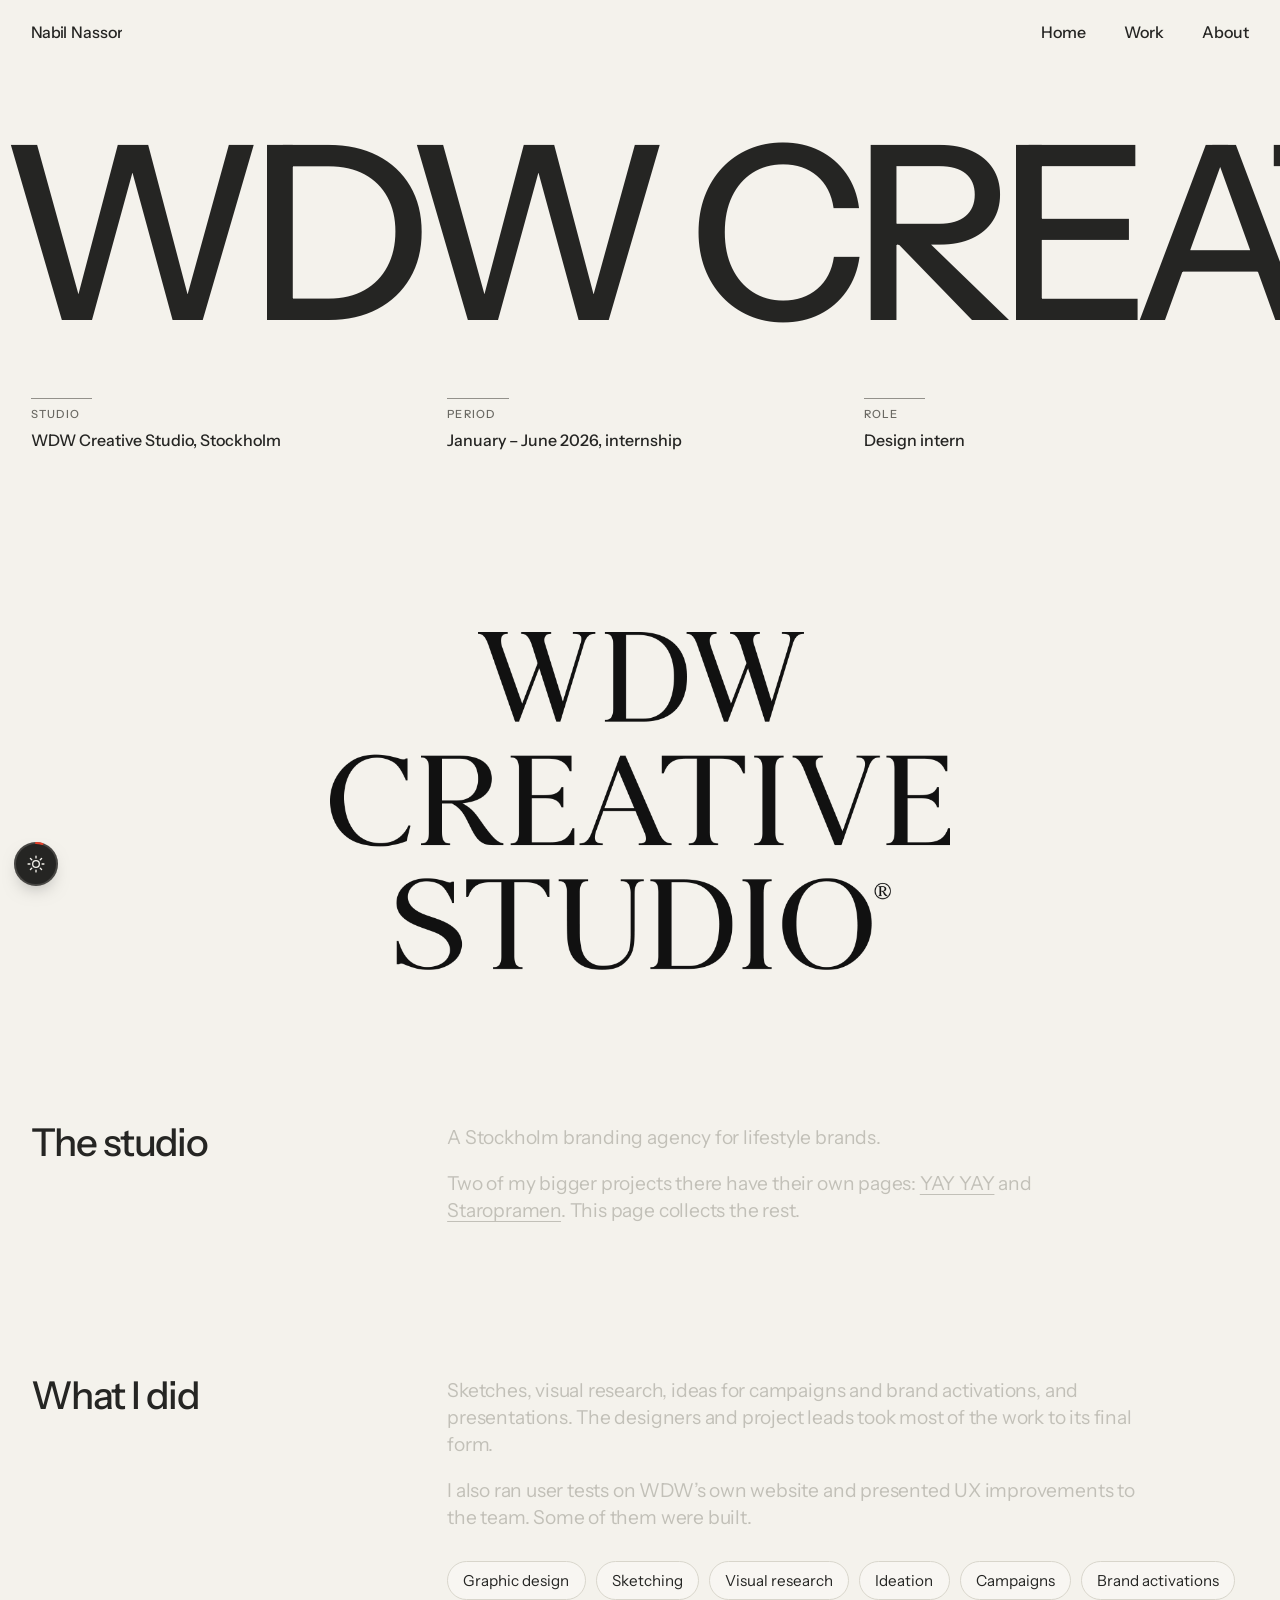
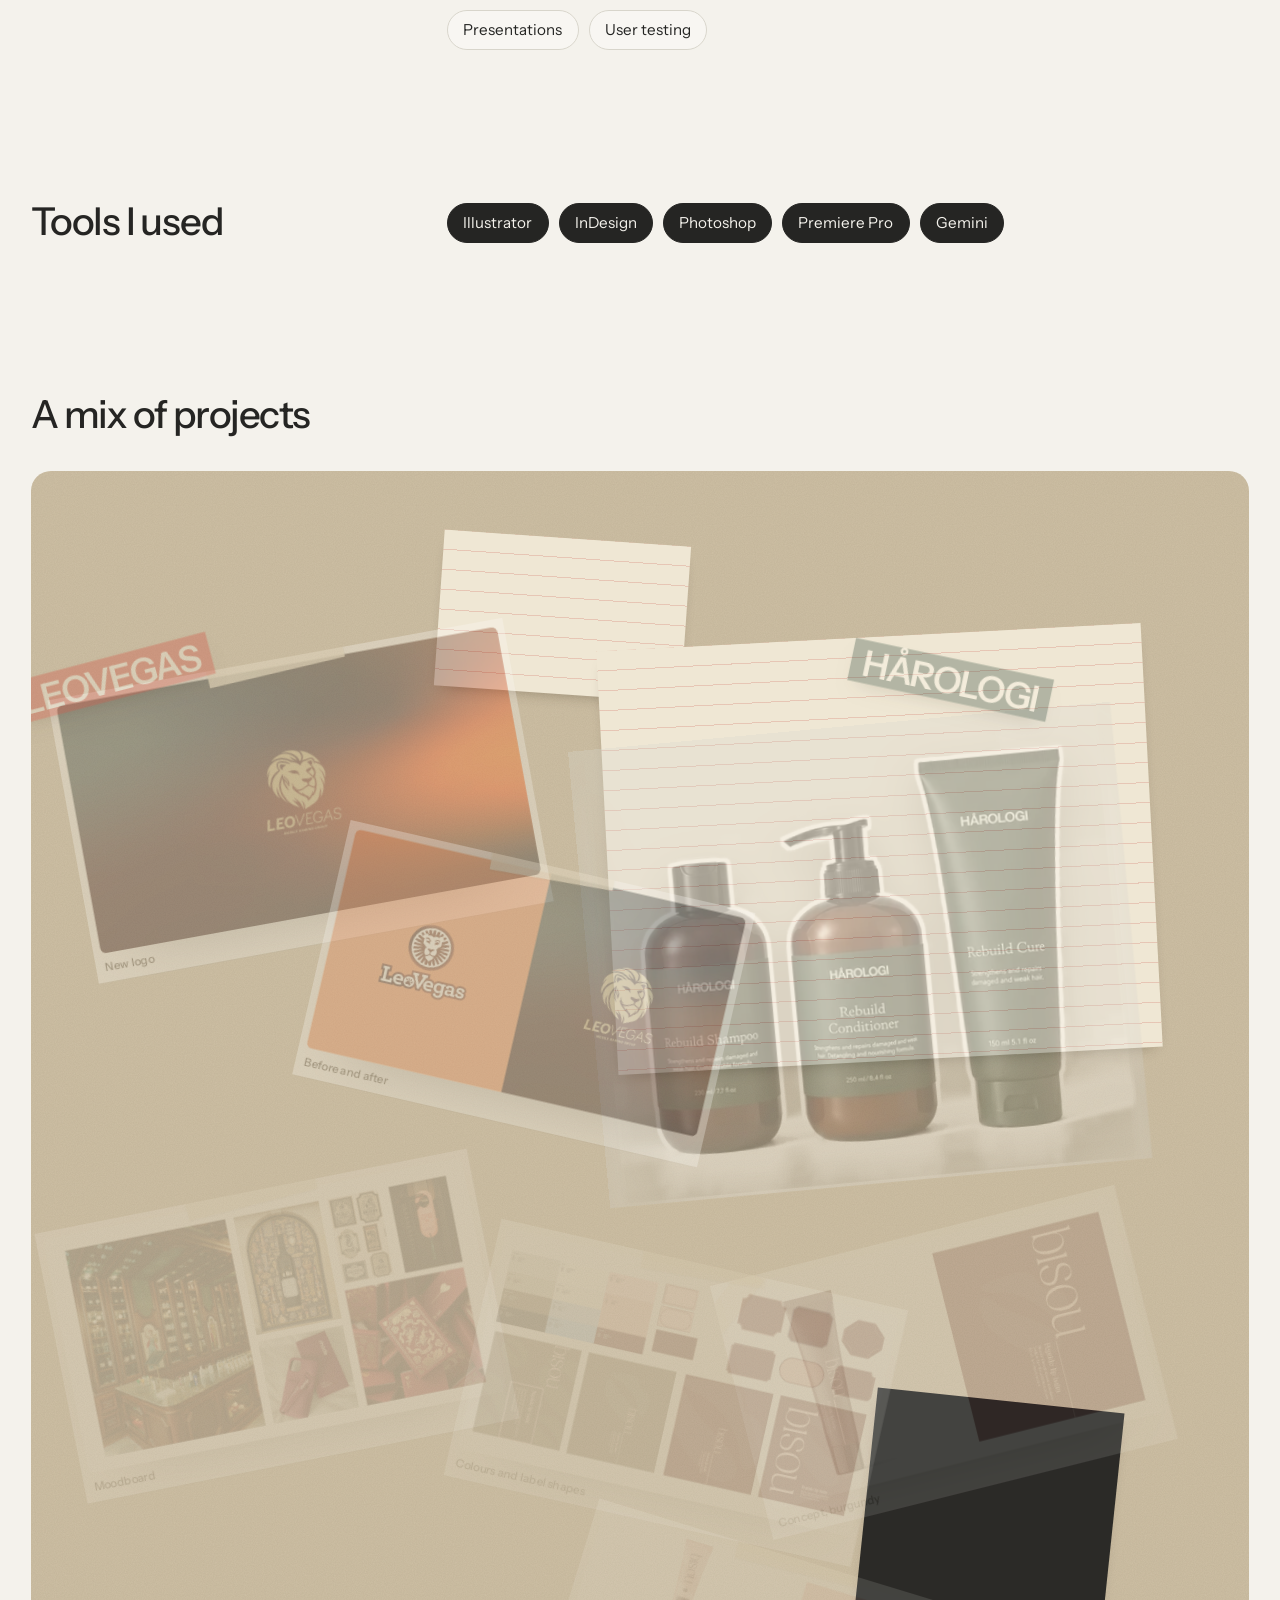
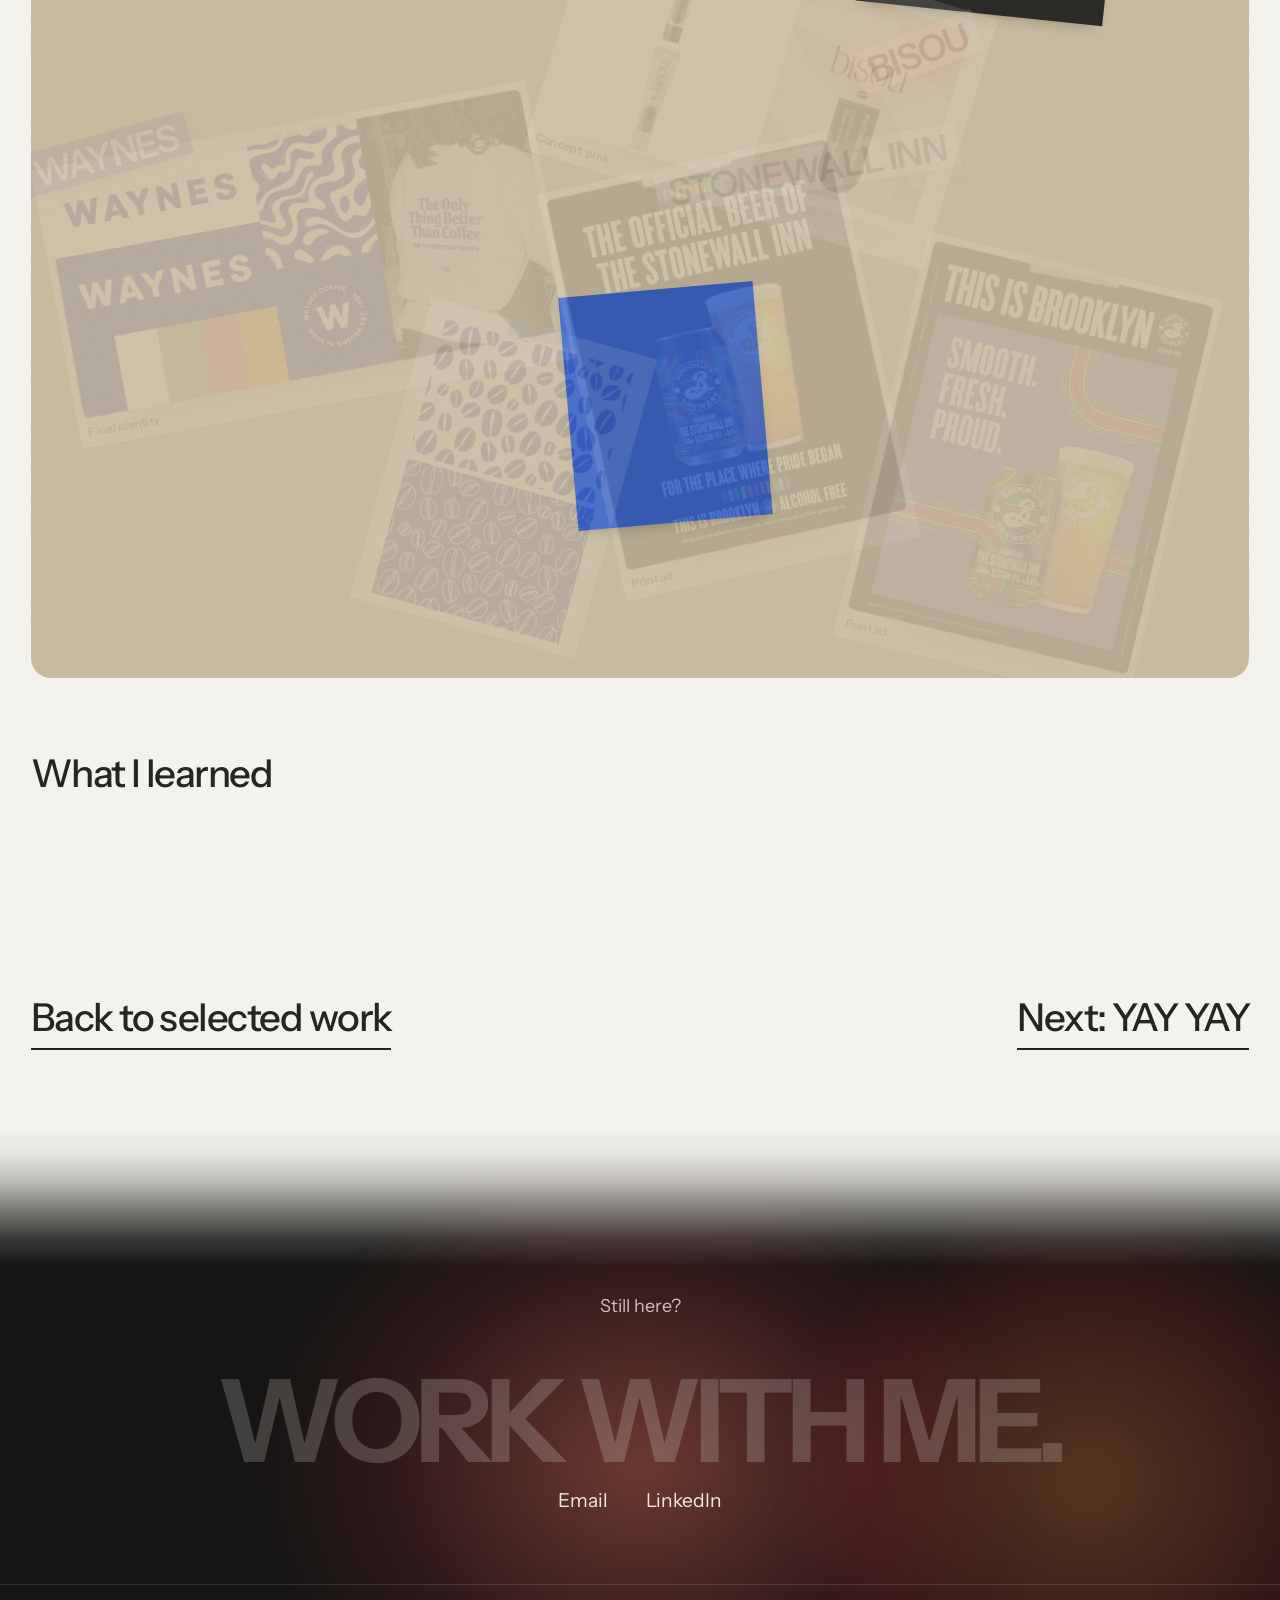
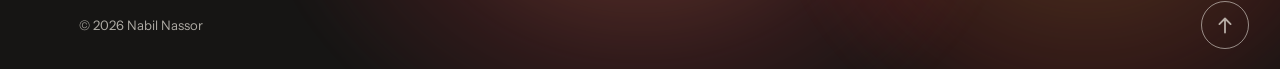
<file: wdw.html>
<!doctype html>
<html lang="en">
<head>
<meta charset="utf-8">
<meta name="viewport" content="width=device-width, initial-scale=1, viewport-fit=cover">
<title>WDW Creative Studio – Nabil Nassor</title>
<link rel="preconnect" href="https://fonts.googleapis.com">
<link rel="preconnect" href="https://fonts.gstatic.com" crossorigin>
<link href="https://fonts.googleapis.com/css2?family=Instrument+Sans:wght@400;500;600&display=swap" rel="stylesheet">
<link rel="stylesheet" href="style.css">
<link rel="stylesheet" href="project.css">
<style>html{background:#f4f2ec}body::after{content:"";position:fixed;inset:0;background:#f4f2ec;z-index:300;pointer-events:none;opacity:1}html:not(.ready) body::after{animation:veil .9s ease 2.4s forwards}html.ready body::after{opacity:0;visibility:hidden;transition:opacity .9s cubic-bezier(.33,1,.68,1),visibility 0s linear .9s}html.js:not(.ready) body *{animation-play-state:paused!important}@keyframes veil{to{opacity:0;visibility:hidden}}@media (prefers-reduced-motion:reduce){body::after{display:none}}</style>
<style>
/* studio logo: wipes in on arrival, then drifts and shrinks a little as you scroll */
.wdw-logo{display:grid;place-items:center;padding-block:clamp(48px,9vw,140px) clamp(32px,6vw,90px)}
.wdw-logo-in{width:min(78vw,620px);transform:translate3d(0,calc(var(--lp,0)*-40px),0) scale(calc(1 - var(--lp,0)*.08));will-change:transform}
.wdw-logo img{display:block;width:100%;height:auto}
.js .wdw-logo img{clip-path:inset(0 0 100% 0);transform:translateY(24px);opacity:0;transition:clip-path 1.5s var(--ease) .35s,transform 1.5s var(--ease) .35s,opacity .8s ease .35s}
.js.ready .wdw-logo img{clip-path:inset(0 0 0 0);transform:none;opacity:1}

/* skill and tool chips */
.wdw-chips{grid-column:5/13;display:flex;flex-wrap:wrap;gap:10px;list-style:none;margin:0;padding:0}
.wdw-chips li{border:1px solid var(--line);border-radius:999px;padding:.45em 1em;font-size:.95rem;background:rgba(255,255,255,.35)}
.wdw-chips.tools li{background:var(--ink);color:var(--paper);border-color:var(--ink)}
@media (max-width:820px){.wdw-chips{grid-column:1/-1}}

/* collage of studio projects: framed photos, tape, stickers and typed notes on kraft paper */
.wg-head{display:flex;justify-content:space-between;align-items:end;gap:24px;flex-wrap:wrap;padding-top:clamp(40px,6vw,90px);padding-bottom:clamp(20px,3vw,36px)}
.wg-head h2{margin:0;font-weight:500;font-size:clamp(1.5rem,3vw,2.6rem);letter-spacing:-.04em;line-height:1}
.wg-head p{margin:0;color:var(--mute);max-width:30em}
.collage{position:relative;display:grid;grid-template-columns:repeat(12,1fr);column-gap:2%;padding:clamp(28px,4.5vw,72px) clamp(16px,3.5vw,56px) clamp(24px,3vw,48px);border-radius:20px;background:#cdbfa4 url("data:image/svg+xml,%3Csvg xmlns='http://www.w3.org/2000/svg' width='240' height='240'%3E%3Cfilter id='n'%3E%3CfeTurbulence type='fractalNoise' baseFrequency='.9' numOctaves='3' stitchTiles='stitch'/%3E%3CfeColorMatrix values='0 0 0 0 .35 0 0 0 0 .28 0 0 0 0 .18 0 0 0 .22 0'/%3E%3C/filter%3E%3Crect width='100%25' height='100%25' filter='url(%23n)'/%3E%3C/svg%3E");background-size:240px;overflow:hidden;--tw:var(--sans)}
.cl{position:relative;grid-column:1/-1}
.cl-stage{position:relative;aspect-ratio:var(--ar)}
.cl-leo{grid-column:1/8;grid-row:1}.cl-har{grid-column:6/13;grid-row:1;margin-top:2%}.cl-bis{grid-column:1/13;grid-row:2;margin-top:-15%}.cl-way{grid-column:1/7;grid-row:3;margin-top:-13%}.cl-sto{grid-column:6/13;grid-row:3;margin-top:-9%}
.ani{--e:1;--par:0px;transform:translate3d(calc((1 - var(--e))*var(--dx,0px)),calc((1 - var(--e))*var(--dy,140px) + var(--par)),0) rotate(calc(var(--r,0deg) + (1 - var(--e))*var(--dr,8deg))) scale(calc(1 + (1 - var(--e))*.06));opacity:clamp(0,calc(var(--e)*1.6),1);will-change:transform}
.js .ani{--e:0}
.pc{position:absolute;left:var(--x);top:var(--y);width:var(--w);margin:0;z-index:var(--z,1)}
.fr{background:#fbf9f3;padding:7px 7px 0;box-shadow:0 1px 2px rgba(40,30,15,.18),0 18px 30px -16px rgba(40,30,15,.45)}
.fr img{display:block;width:100%;height:auto}
.fr .cap{display:block;font-family:var(--tw);font-size:clamp(.66rem,.85vw,.8rem);color:#4a4337;padding:7px 2px 8px;line-height:1.2}
.pc::before{content:"";position:absolute;z-index:3;top:-11px;left:calc(50% - 15%);width:30%;height:24px;background:rgba(238,228,203,.82);box-shadow:0 1px 2px rgba(40,30,15,.15);transform:rotate(var(--tr,-3deg))}
.pc.t-corner::before{left:-14px;top:6px;width:64px;transform:rotate(-38deg)}
.pc.t-blue::before{background:rgba(120,160,215,.75)}
.pc.cut .fr{background:none;padding:0;box-shadow:none}
.pc.cut img{filter:drop-shadow(3px 0 0 #fff) drop-shadow(-3px 0 0 #fff) drop-shadow(0 3px 0 #fff) drop-shadow(0 -3px 0 #fff) drop-shadow(0 18px 20px rgba(40,30,15,.35))}
.pc.cut::before{display:none}
.stk{position:absolute;left:var(--x);top:var(--y);z-index:6;margin:0;font-weight:600;text-transform:uppercase;letter-spacing:-.03em;line-height:.9;font-size:clamp(1.1rem,2.7vw,2.6rem);padding:.18em .32em .12em;background:var(--bg,#d23b2c);color:var(--fg,#fbf6ea);box-shadow:0 10px 18px -10px rgba(40,30,15,.5);white-space:nowrap}
.note{position:absolute;left:var(--x);top:var(--y);width:var(--w);z-index:7;filter:drop-shadow(0 10px 14px rgba(40,30,15,.28))}
.note .nt{margin:0;font-family:var(--tw);font-size:clamp(.82rem,1vw,.98rem);line-height:1.45;color:#2d2923;padding:16px 18px 20px;background:#f7f1e2 repeating-linear-gradient(transparent 0 23px,rgba(70,110,170,.18) 23px 24px);clip-path:polygon(0 3%,4% 0,9% 2%,15% 0,22% 2%,30% 0,38% 1.5%,46% 0,55% 2%,63% 0,71% 1.5%,80% 0,88% 2%,95% 0,100% 2%,99% 30%,100% 60%,99% 100%,92% 98%,84% 100%,75% 97.5%,66% 100%,57% 98%,48% 100%,39% 97.5%,30% 100%,21% 98%,12% 100%,5% 98%,0 100%,1% 60%)}
.note .nt b{font-weight:400;background:#f3d65a;padding:0 .2em}
.scrap{position:absolute;left:var(--x);top:var(--y);width:var(--w);height:var(--h);z-index:0;background:#efe7d4 repeating-linear-gradient(transparent 0 19px,rgba(200,80,70,.22) 19px 20px);transform:rotate(var(--r,0deg));box-shadow:0 8px 16px -10px rgba(40,30,15,.4)}
.scrap.dark{background:#2b2a27}
.scrap.blue{background:#3a62c4}
@media (hover:hover) and (pointer:fine){.pc .fr{transition:transform .5s var(--ease)}.pc:hover .fr{transform:scale(1.025)}}
@media (max-width:820px){
  .collage{column-gap:0;padding:28px 14px 8px}
  .cl,.cl-leo,.cl-har,.cl-bis,.cl-way,.cl-sto{grid-column:1/-1;grid-row:auto;margin-top:0}
  .cl+.cl{margin-top:-20%}
  .cl{z-index:1}.cl-leo{z-index:2}.cl-har{z-index:0;margin-top:-40%!important}.cl-bis{margin-top:-32%!important;z-index:3}.cl-way{margin-top:-30%!important;z-index:4}.cl-sto{margin-top:-46%!important;z-index:5}
  .cl-stage{aspect-ratio:var(--arm,var(--ar))}
  .note{position:relative;left:auto;top:auto;width:86%;margin:-6px 0 0 7%}
  .pc,.stk,.scrap{left:var(--xm,var(--x));top:var(--ym,var(--y))}.pc,.scrap{width:var(--wm,var(--w))}
  .fr{padding:4px 4px 0}.fr .cap{padding:5px 1px 6px}
  .pc::before{height:16px;top:-8px}
}
@media (prefers-reduced-motion:reduce){.js .ani{--e:1}.ani{--par:0px!important}.js .wdw-logo img{clip-path:none;transform:none;opacity:1}.wdw-logo-in{transform:none}}
</style>
<script>document.documentElement.classList.add('js');try{history.scrollRestoration='manual'}catch(e){}try{var t=localStorage.getItem('theme');if(!t)t=matchMedia('(prefers-color-scheme: dark)').matches?'dark':'light';document.documentElement.setAttribute('data-theme',t)}catch(e){}</script>
</head>
<body>
<a class="skip" href="#main">Skip to content</a>
<header class="top g">
  <a class="roll" id="roll" href="index.html" aria-label="Nabil Nassor, UX and graphic designer. Home"><span class="roll-in" aria-hidden="true"><span>Nabil Nassor</span><span>UX &amp; graphic designer</span><span>Nabil Nassor</span></span></a>
  <nav aria-label="Primary"><a href="index.html">Home</a><a href="work.html">Work</a><a href="about.html">About</a></nav>
</header>

<main id="main">
  <div class="marq long">
    <div class="mq-track" id="mq">
      <div class="mq-half">
        <h1 class="mq-item" id="t">WDW CREATIVE STUDIO</h1>
        <span class="mq-item" aria-hidden="true">WDW CREATIVE STUDIO</span>
      </div>
      <div class="mq-half" aria-hidden="true">
        <span class="mq-item">WDW CREATIVE STUDIO</span>
        <span class="mq-item">WDW CREATIVE STUDIO</span>
      </div>
    </div>
  </div>

  <section class="g" aria-label="Project details">
    <dl class="meta-grid">
      <div><dt>Studio</dt><dd>WDW Creative Studio, Stockholm</dd></div>
      <div><dt>Period</dt><dd>January – June 2026, internship</dd></div>
      <div><dt>Role</dt><dd>Design intern</dd></div>
    </dl>
  </section>

  <div class="wdw-logo g"><div class="wdw-logo-in" id="wdwLogo"><img src="img/wdw-logo.webp" width="969" height="528" alt="WDW Creative Studio logotype"></div></div>

  <section class="info g" aria-labelledby="st">
    <h2 id="st">The studio</h2>
    <div class="prose">
      <p>A Stockholm branding agency for lifestyle brands.</p>
      <p>Two of my bigger projects there have their own pages: <a href="yayyay.html">YAY YAY</a> and <a href="staropramen.html">Staropramen</a>. This page collects the rest.</p>
    </div>
  </section>

  <section class="info g" aria-labelledby="wd">
    <h2 id="wd">What I did</h2>
    <div class="prose">
      <p>Sketches, visual research, ideas for campaigns and brand activations, and presentations. The designers and project leads took most of the work to its final form.</p>
      <p>I also ran user tests on WDW’s own website and presented UX improvements to the team. Some of them were built.</p>
    </div>
    <ul class="wdw-chips" aria-label="Skills">
      <li class="rv" style="--d:0s">Graphic design</li>
      <li class="rv" style="--d:.05s">Sketching</li>
      <li class="rv" style="--d:.1s">Visual research</li>
      <li class="rv" style="--d:.15s">Ideation</li>
      <li class="rv" style="--d:.2s">Campaigns</li>
      <li class="rv" style="--d:.25s">Brand activations</li>
      <li class="rv" style="--d:.3s">Presentations</li>
      <li class="rv" style="--d:.35s">User testing</li>
    </ul>
  </section>

  <section class="info g" aria-labelledby="tl" style="border-bottom:0">
    <h2 id="tl">Tools I used</h2>
    <ul class="wdw-chips tools" aria-label="Tools">
      <li class="rv" style="--d:0s">Illustrator</li>
      <li class="rv" style="--d:.06s">InDesign</li>
      <li class="rv" style="--d:.12s">Photoshop</li>
      <li class="rv" style="--d:.18s">Premiere Pro</li>
      <li class="rv" style="--d:.24s">Gemini</li>
    </ul>
  </section>

  <section class="g" aria-labelledby="mx">
    <div class="wg-head">
      <h2 id="mx">A mix of projects</h2>
    </div>
    <div class="collage" id="collage">
      <section class="cl cl-leo" aria-label="LeoVegas">
        <div class="cl-stage" style="--ar:1.25;--arm:1.2">
          <span class="scrap " aria-hidden="true" style="--x:56%;--y:2%;--w:38%;--h:30%;--r:4deg"></span>
          <figure class="pc ani " data-d="1" style="--x:3%;--y:7%;--w:68%;--r:-3deg;--z:2"><div class="fr"><img src="img/wdw-leovegas-gold.jpg" width="1800" height="1012" loading="lazy" alt="LeoVegas Mobile Gaming Group logo, a gold lion head above the wordmark, on a dark gradient fading into orange"><span class="cap">New logo</span></div></figure>
          <figure class="pc ani " data-d="1.4" style="--x:35%;--y:44%;--w:61%;--r:4deg;--z:3"><div class="fr"><img src="img/wdw-leovegas-before-after.jpg" width="1358" height="762" loading="lazy" alt="Old LeoVegas logo on orange next to the new gold lion logo on a dark background"><span class="cap">Before and after</span></div></figure>
          <span class="stk ani" data-d="1.6" aria-hidden="true" style="--x:0%;--y:0%;--r:-4deg;--bg:#d23b2c;--fg:#fbf6ea">LeoVegas</span>
        </div>
      </section>

      <section class="cl cl-har" aria-label="Hårologi">
        <div class="cl-stage" style="--ar:.95;--arm:1.7">
          <span class="scrap " aria-hidden="true" style="--x:8%;--y:14%;--w:84%;--h:62%;--xm:38%;--ym:12%;--wm:58%;--r:-3deg"></span>
          <figure class="pc ani cut" data-d="1.2" style="--x:10%;--y:14%;--w:80%;--r:2deg;--z:2;--xm:42%;--ym:6%;--wm:54%"><div class="fr"><img src="img/wdw-harologi.webp" width="492" height="437" loading="lazy" alt="Hårologi Rebuild shampoo, conditioner and cure in brown and dark green bottles with the new dark green labels"></div></figure>
          <span class="stk ani" data-d="1.6" aria-hidden="true" style="--x:38%;--y:2%;--xm:6%;--ym:34%;--r:3deg;--bg:#1f3d2e;--fg:#fbf6ea">Hårologi</span>
        </div>
      </section>

      <section class="cl cl-bis" aria-label="Bisou">
        <div class="cl-stage" style="--ar:1.9;--arm:1.02">
          <span class="scrap dark" aria-hidden="true" style="--x:70%;--y:58%;--w:22%;--h:36%;--xm:70%;--ym:40%;--wm:28%;--r:6deg"></span>
          <figure class="pc ani " data-d="0.9" style="--x:1%;--y:4%;--w:37%;--r:-3deg;--z:2;--xm:1%;--ym:0%;--wm:62%"><div class="fr"><img src="img/wdw-bisou-moodboard.jpg" width="2006" height="1124" loading="lazy" alt="Bisou moodboard: an old wooden apothecary with glass cabinets, an ornate wine shop window, vintage potion labels, a pink door hanger, a burgundy rhode phone case and burgundy boxes with gold foil"><span class="cap">Moodboard</span></div></figure>
          <figure class="pc ani " data-d="1.3" style="--x:33%;--y:13%;--w:35%;--r:2.5deg;--z:3;--xm:36%;--ym:16%;--wm:62%"><div class="fr"><img src="img/wdw-bisou-identity.jpg" width="2006" height="1124" loading="lazy" alt="Bisou identity explorations: a colour palette from light grey to burgundy, label frame shapes, and four square layouts with a vertical bisou wordmark and a lip shape on brown and burgundy"><span class="cap">Colours and label shapes</span></div></figure>
          <figure class="pc ani t-corner" data-d="1" style="--x:63%;--y:2%;--w:35%;--r:-2deg;--z:2;--xm:3%;--ym:34%;--wm:62%"><div class="fr"><img src="img/wdw-bisou-dark.jpg" width="2006" height="1122" loading="lazy" alt="Burgundy Bisou peptide lip balm tube next to its flat label design with a large vertical pink bisou wordmark"><span class="cap">Concept, burgundy</span></div></figure>
          <figure class="pc ani " data-d="1.5" style="--x:39%;--y:54%;--w:35%;--r:3deg;--z:4;--xm:36%;--ym:51%;--wm:62%"><div class="fr"><img src="img/wdw-bisou-pink.jpg" width="2008" height="1124" loading="lazy" alt="Two pink Bisou peptide lip balm tubes next to the flat label design: the bisou wordmark, a small lip icon and a dark arched label reading French soul. Korean science."><span class="cap">Concept, pink</span></div></figure>
          <span class="stk ani" data-d="1.6" aria-hidden="true" style="--x:78%;--y:62%;--xm:66%;--ym:1%;--r:-5deg;--bg:#f3c9c9;--fg:#4a0d12">Bisou</span>
        </div>
      </section>

      <section class="cl cl-way" aria-label="Waynes Coffee">
        <div class="cl-stage" style="--ar:.95;--arm:.95">
          <figure class="pc ani " data-d="1" style="--x:2%;--y:6%;--w:86%;--r:-2deg;--z:2"><div class="fr"><img src="img/wdw-waynes.jpg" width="1800" height="907" loading="lazy" alt="Waynes Coffee identity: blue and cream wordmarks, a colour palette, a wavy blue pattern, a round Made in Sweden badge and a sweatshirt with the line The only thing better than coffee"><span class="cap">Final identity</span></div></figure>
          <figure class="pc ani t-blue" data-d="1.5" style="--x:54%;--y:38%;--w:40%;--r:5deg;--z:3"><div class="fr"><img src="img/wdw-waynes-sketch.jpg" width="814" height="1126" loading="lazy" alt="Pattern sketch of coffee beans in navy blue: filled beans on white above, and white outlined beans on navy below"></div></figure>
          <span class="stk ani" data-d="1.6" aria-hidden="true" style="--x:4%;--y:0%;--r:-3deg;--bg:#1d2f8a;--fg:#fbf6ea">Waynes</span>
        </div>
      </section>

      <section class="cl cl-sto" aria-label="The Stonewall Inn IPA">
        <div class="cl-stage" style="--ar:1;--arm:1.45">
          <span class="scrap blue" aria-hidden="true" style="--x:2%;--y:46%;--w:30%;--h:36%;--ym:20%;--r:-5deg"></span>
          <figure class="pc ani " data-d="1" style="--x:5%;--y:9%;--w:44%;--r:-4deg;--z:2;--ym:-6%"><div class="fr"><img src="img/wdw-stonewall-pride.jpg" width="1100" height="1452" loading="lazy" alt="Print ad: The official beer of the Stonewall Inn, with a rainbow-striped alcohol-free Stonewall Inn session IPA can and a glass of beer"><span class="cap">Print ad</span></div></figure>
          <figure class="pc ani " data-d="1.4" style="--x:49%;--y:22%;--w:44%;--r:3deg;--z:3;--ym:2%"><div class="fr"><img src="img/wdw-stonewall-proud.jpg" width="1100" height="1450" loading="lazy" alt="Print ad: This is Brooklyn. Smooth. Fresh. Proud. A Stonewall Inn alcohol-free IPA can and a glass of beer on purple with rainbow stripes"><span class="cap">Print ad</span></div></figure>
          <span class="stk ani" data-d="1.6" aria-hidden="true" style="--x:28%;--y:0%;--xm:50%;--ym:-14%;--r:3deg;--bg:#f5efe0;--fg:#1b1a18">Stonewall Inn</span>
        </div>
      </section>
    </div>
  </section>

  <section class="info g" aria-labelledby="lr" style="border-bottom:0">
    <h2 id="lr">What I learned</h2>
    <div class="prose">
      <p>How a studio takes an idea from brainstorm to client presentation, and how to adapt to very different brands.</p>
    </div>
  </section>

  <div class="g next"><a href="index.html#work">Back to selected work</a><a href="yayyay.html">Next: YAY YAY</a></div>
</main>

<footer class="site-foot" id="contact">
  <div class="g sf-clean">
    <p class="sf-still">Still here?</p>
    <h2 class="sf-big">Work with me.</h2>
    <p class="sf-links"><a href="mailto:a.nabilnassor@gmail.com">Email</a><a href="https://www.linkedin.com/in/nabil-nassor-884708237/" target="_blank" rel="noopener">LinkedIn</a></p>
  </div>
  <div class="g sf-bot">
    <span>© 2026 Nabil Nassor</span>
    <a href="#top" class="sf-up" id="sfUp" aria-label="Back to top" title="Back to top">Back to top <svg viewBox="0 0 10 12" width="9" height="11" aria-hidden="true"><path d="M5 11V1M1 5l4-4 4 4" fill="none" stroke="currentColor" stroke-width="1.3" stroke-linecap="round" stroke-linejoin="round"/></svg></a>
  </div>
</footer>
<script src="main.js"></script>
<script src="progress.js"></script>
<script src="contact.js"></script>
<script src="project.js"></script>
<script src="wdw-collage.js"></script>
</body>
</html>
</file>
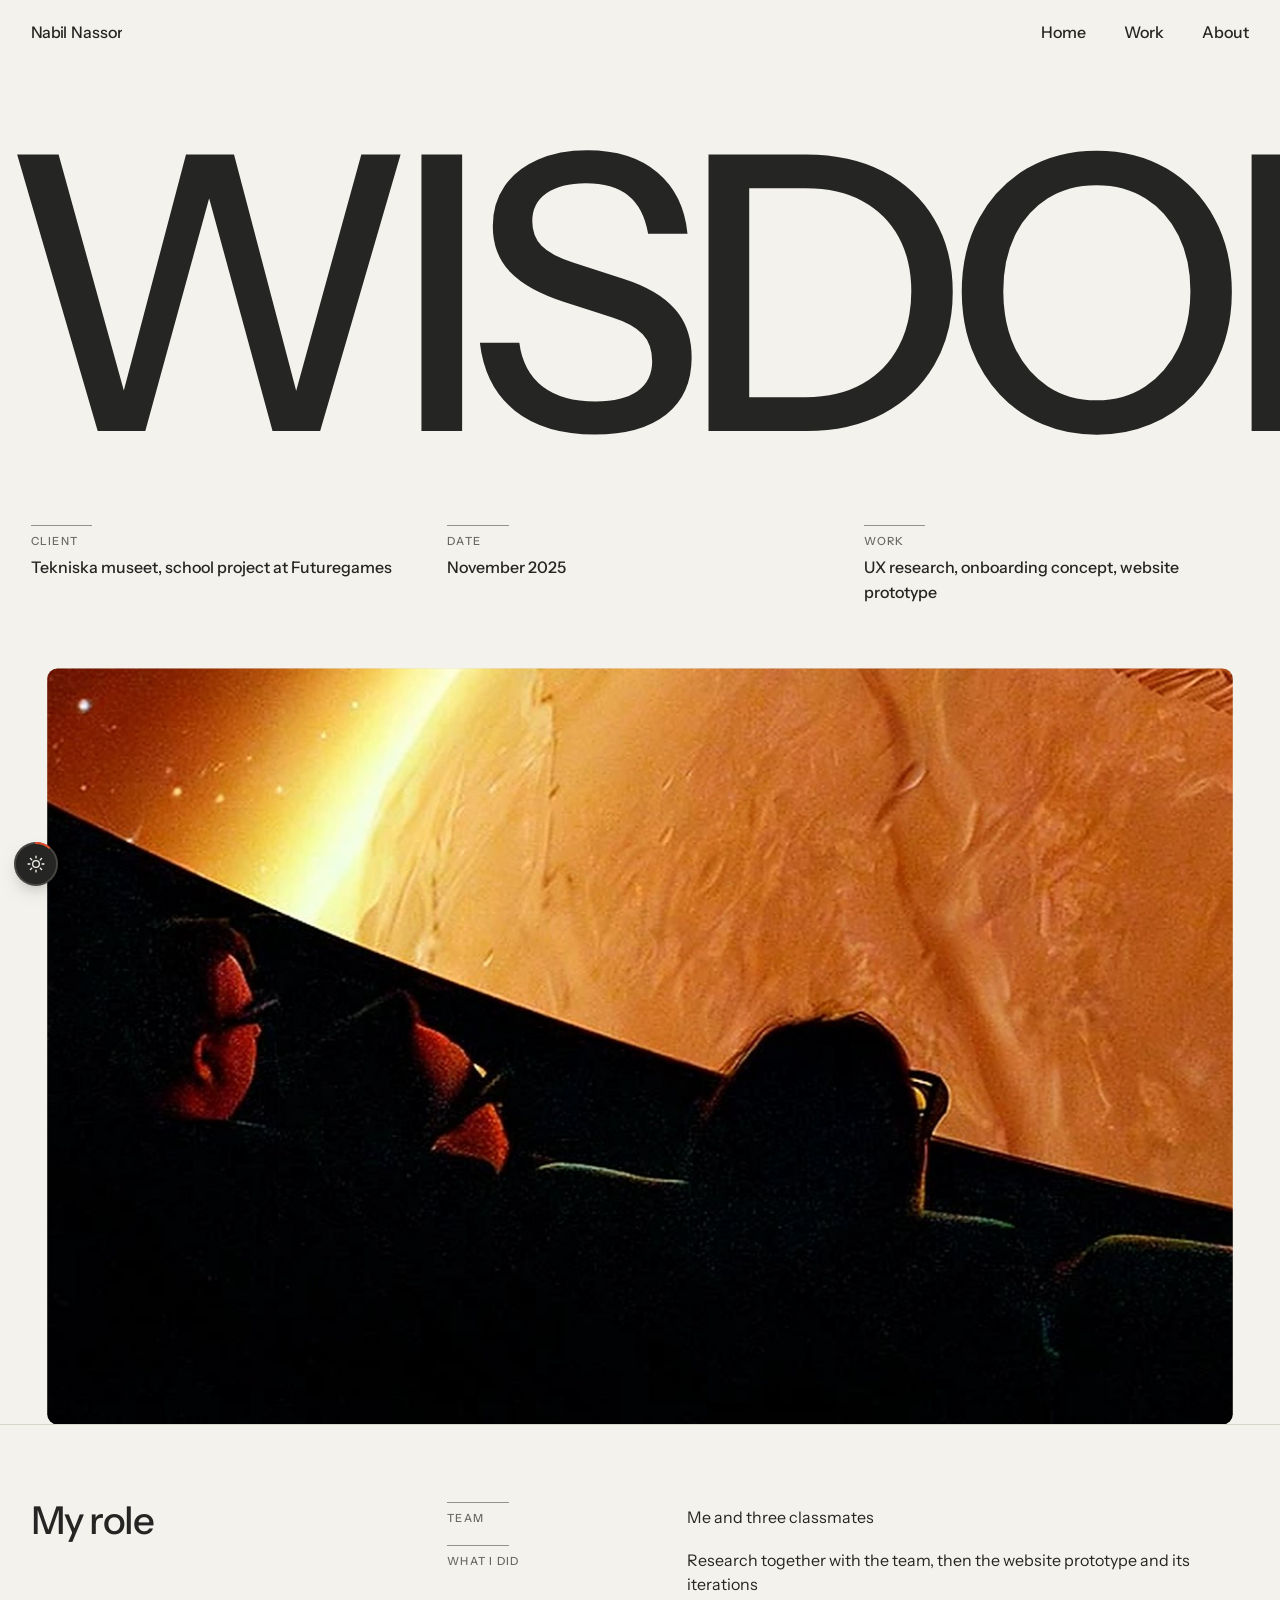
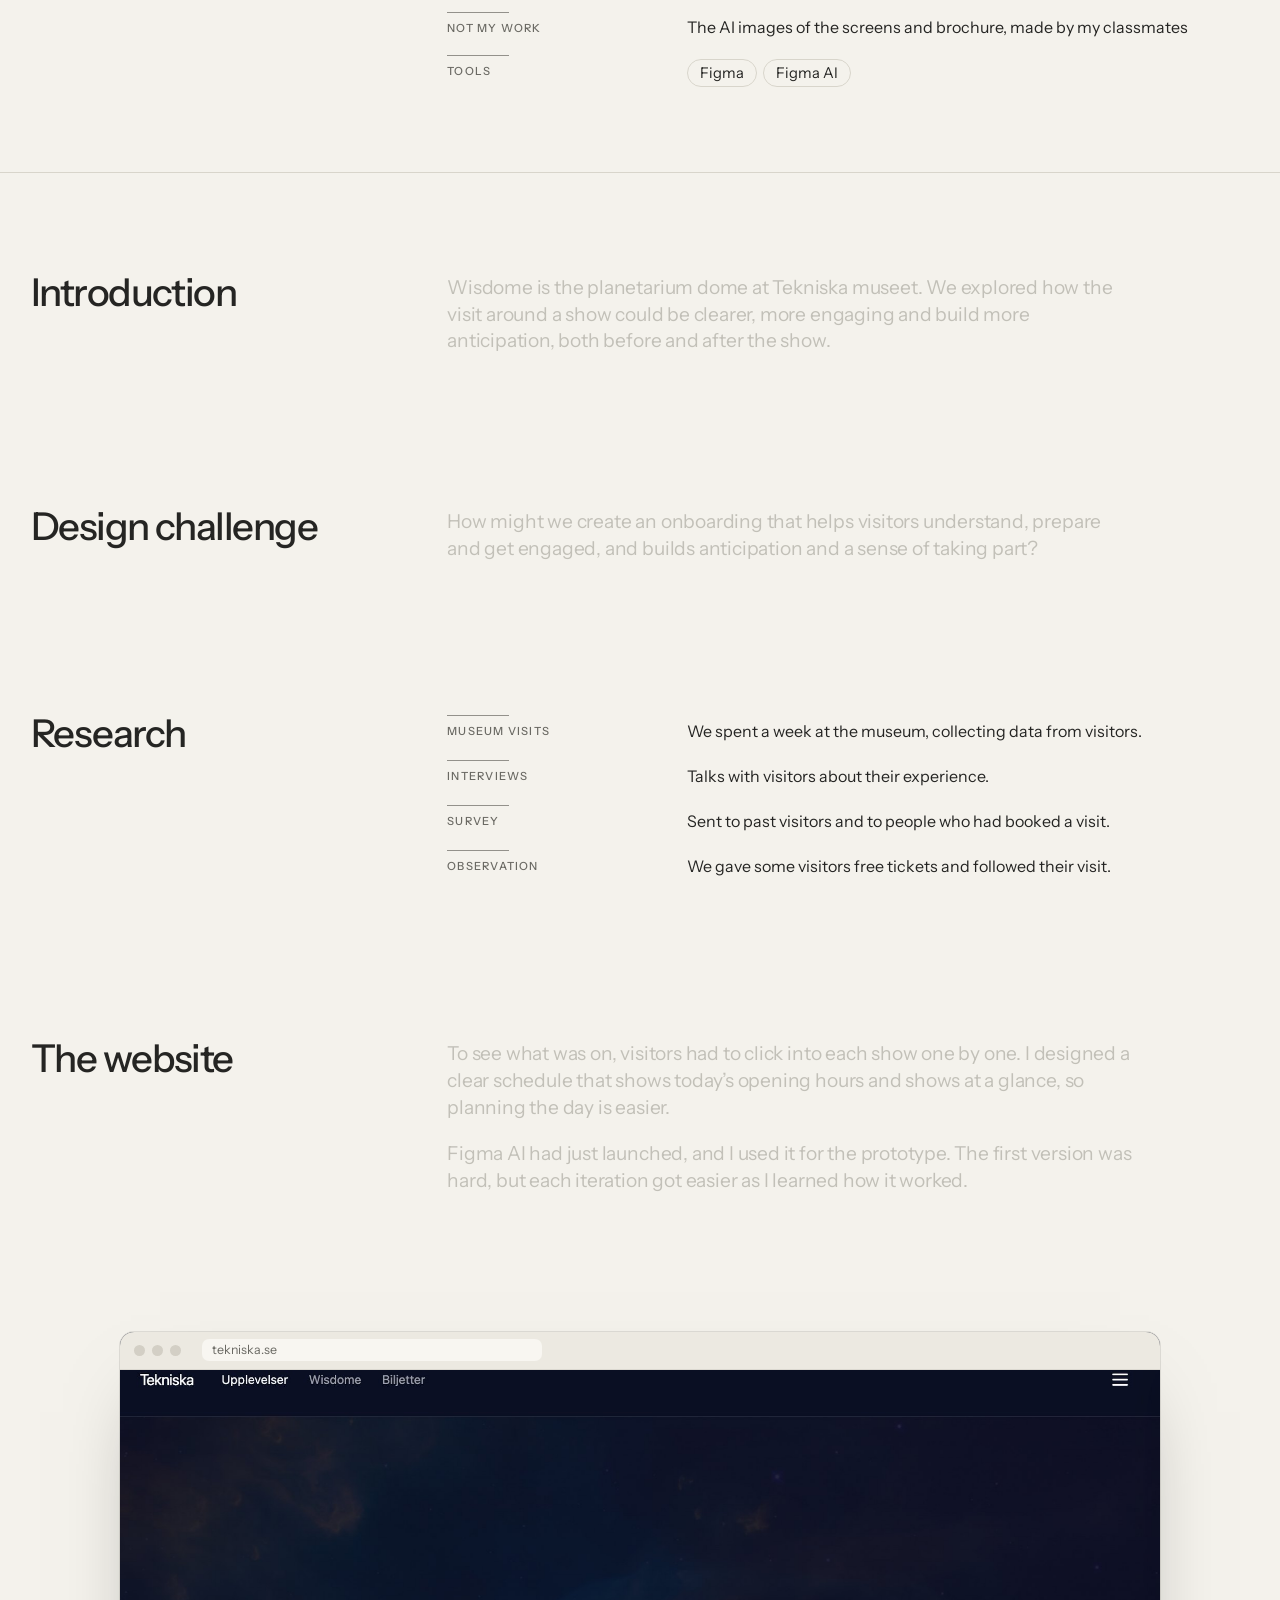
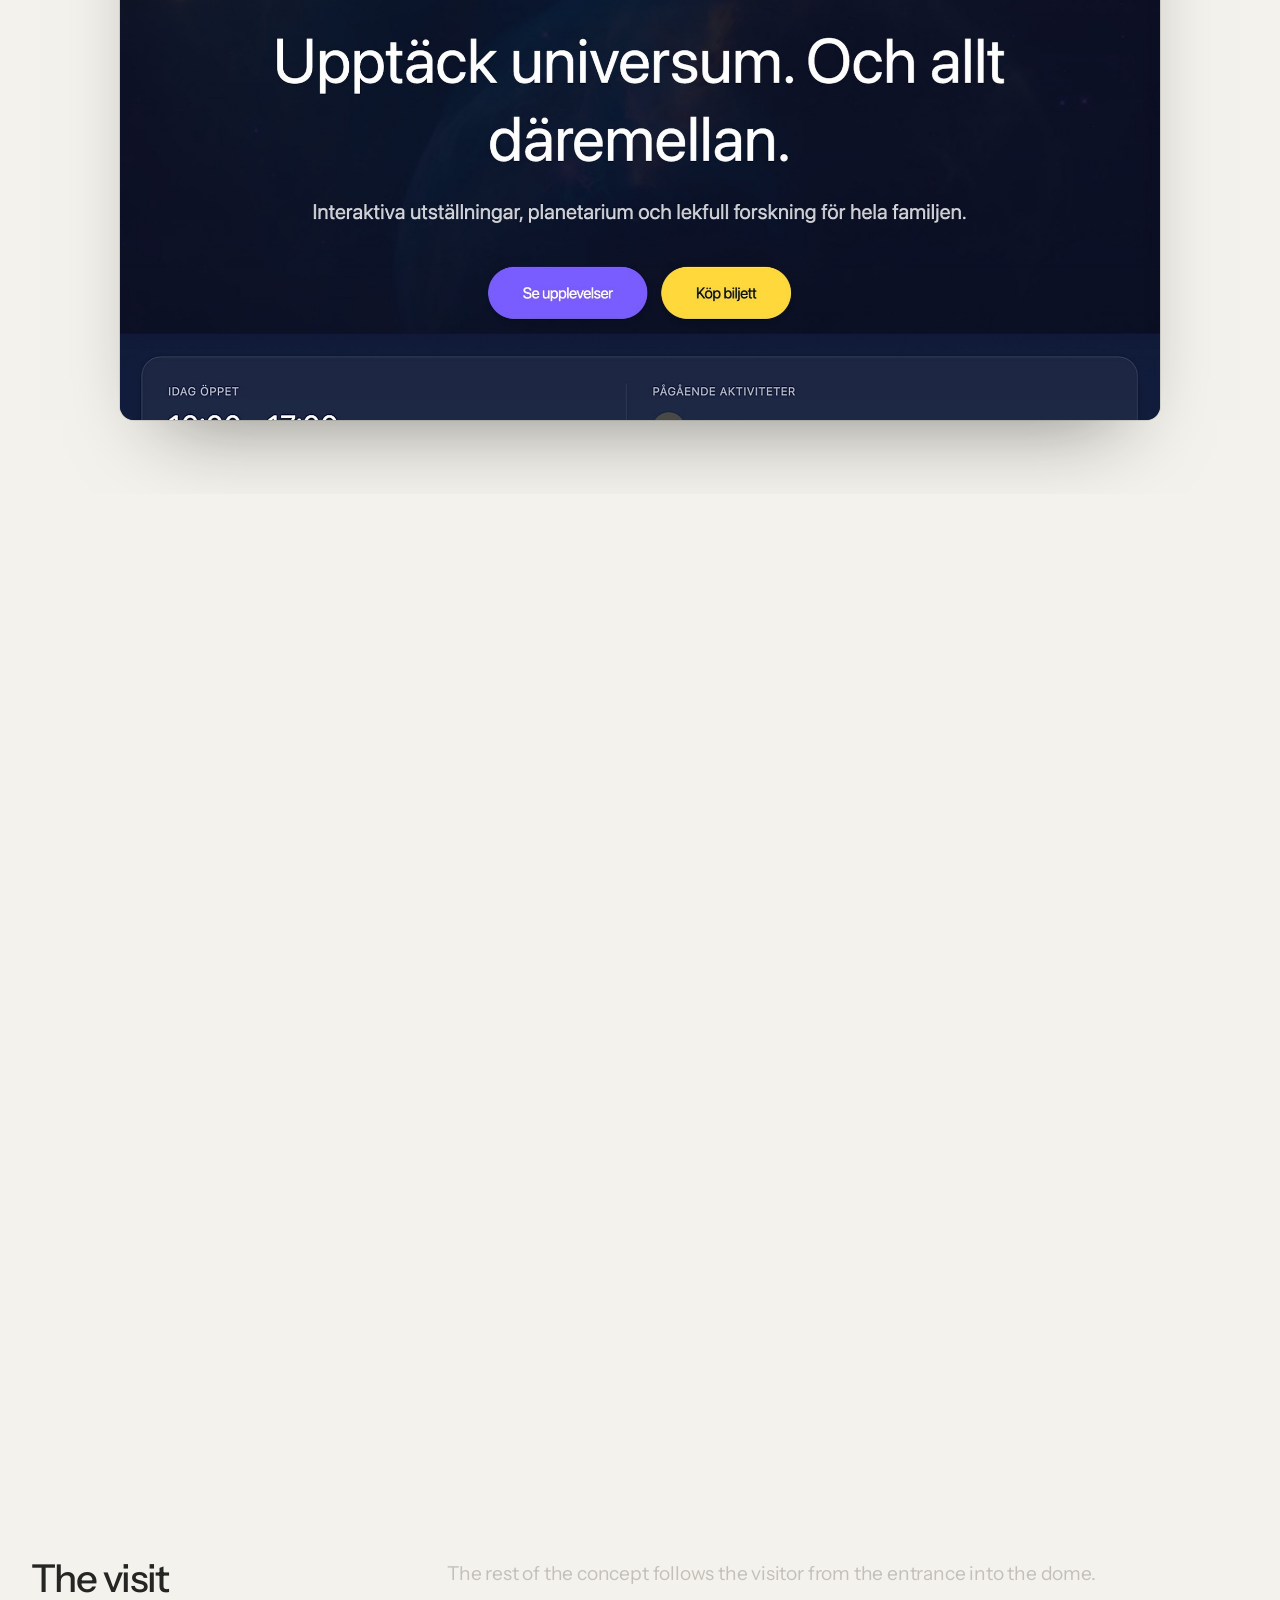
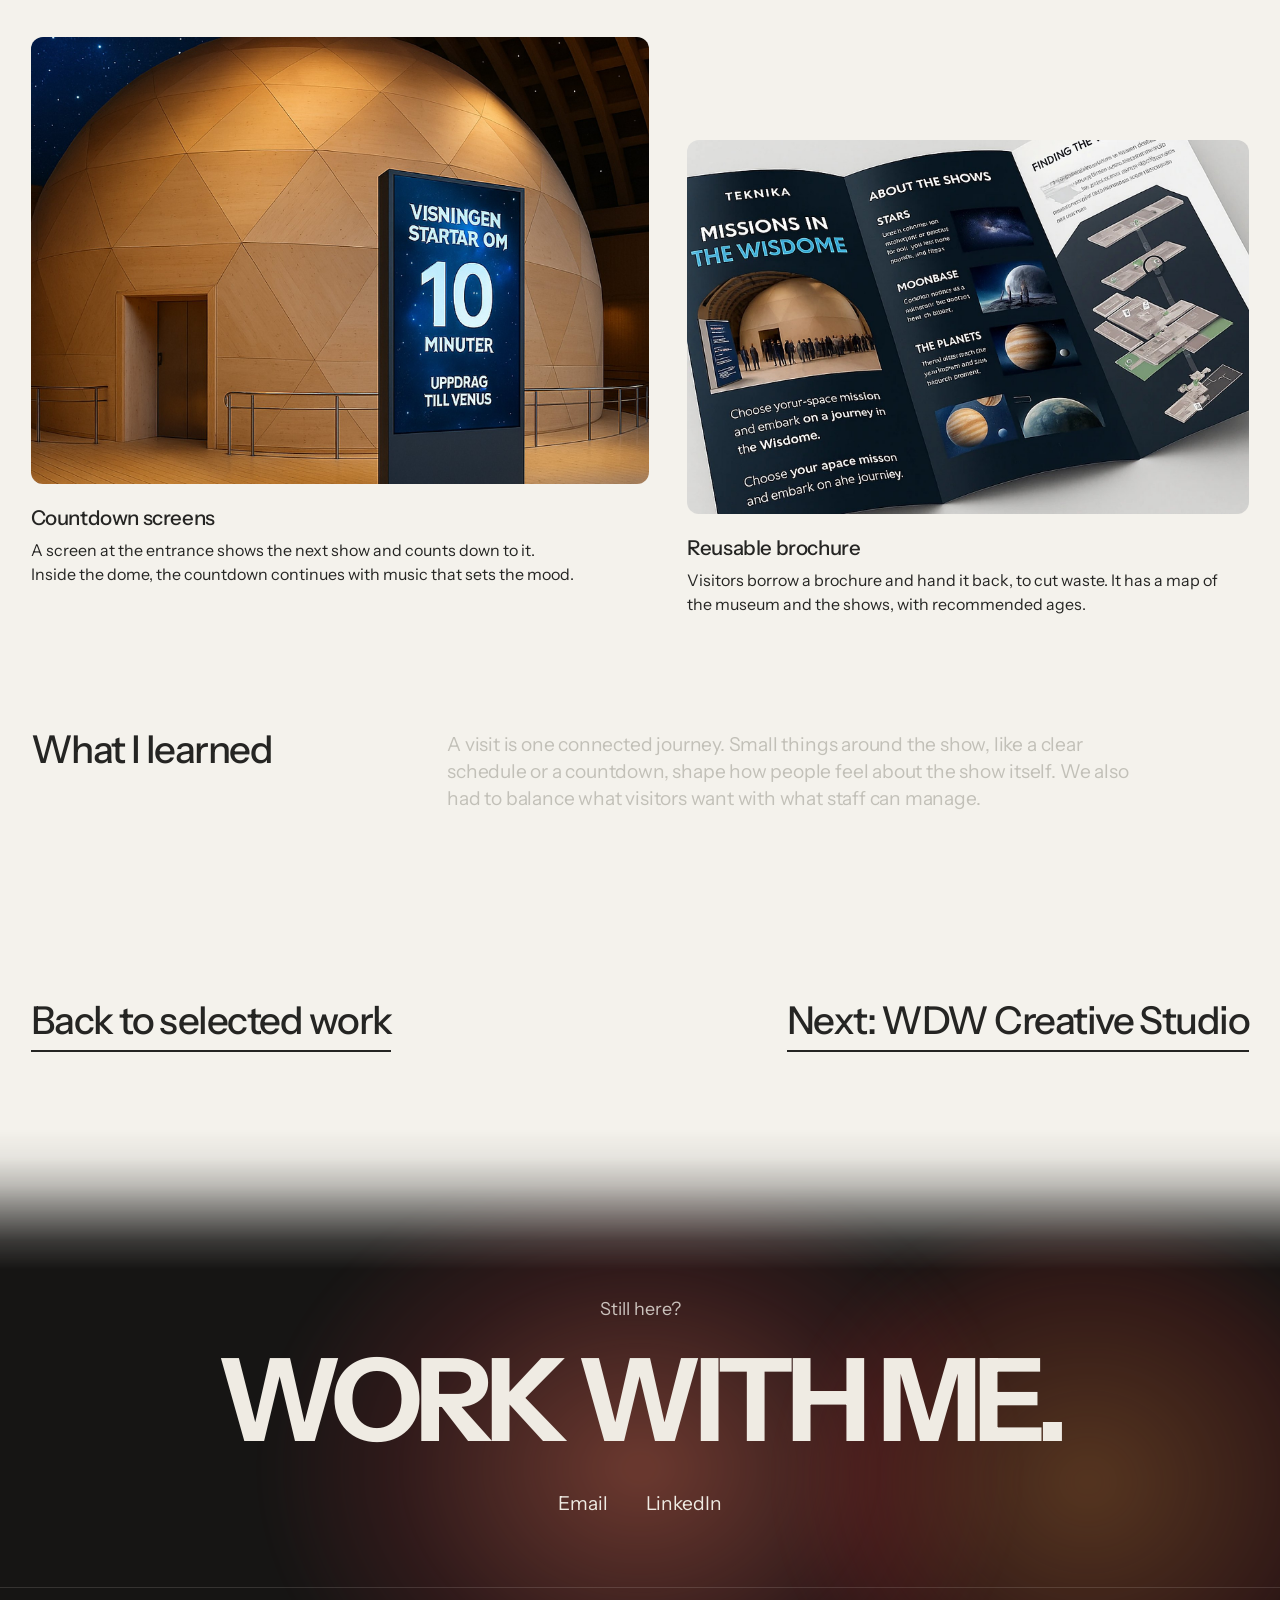
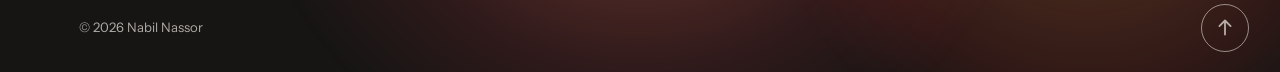
<file: wisdome.html>
<!doctype html>
<html lang="en">
<head>
<meta charset="utf-8">
<meta name="viewport" content="width=device-width, initial-scale=1, viewport-fit=cover">
<title>Wisdome Case Study</title>
<link rel="preconnect" href="https://fonts.googleapis.com">
<link rel="preconnect" href="https://fonts.gstatic.com" crossorigin>
<link href="https://fonts.googleapis.com/css2?family=Instrument+Sans:wght@400;500;600&display=swap" rel="stylesheet">
<link rel="stylesheet" href="style.css">
<link rel="stylesheet" href="project.css">
<style>html{background:#f4f2ec}body::after{content:"";position:fixed;inset:0;background:#f4f2ec;z-index:300;pointer-events:none;opacity:1}html:not(.ready) body::after{animation:veil .9s ease 2.4s forwards}html.ready body::after{opacity:0;visibility:hidden;transition:opacity .9s cubic-bezier(.33,1,.68,1),visibility 0s linear .9s}html.js:not(.ready) body *{animation-play-state:paused!important}@keyframes veil{to{opacity:0;visibility:hidden}}@media (prefers-reduced-motion:reduce){body::after{display:none}}</style>
<style>
/* website prototype: the page scrolls inside a desktop browser as you scroll */
.js .site-scroll{height:210vh}
.ss-pin{position:sticky;top:0;height:100vh;height:100svh;display:flex;flex-direction:column;align-items:center;justify-content:center;gap:clamp(16px,2.5vw,28px);overflow:hidden}
@media (min-width:821px){.ss-pin{padding-top:64px;box-sizing:border-box}}
.browser{width:min(92vw,1180px,calc((100svh - 250px)*1.6));border-radius:14px;overflow:hidden;background:#0c1026;box-shadow:0 40px 80px -40px rgba(20,20,18,.5),0 0 0 1px rgba(20,20,18,.1)}
.b-bar{display:flex;align-items:center;gap:7px;height:38px;padding:0 14px;background:#ece9e1;border-bottom:1px solid rgba(20,20,18,.08)}
.b-bar i{width:11px;height:11px;border-radius:50%;background:#d3cfc5}
.b-url{margin-left:14px;flex:1;max-width:340px;height:22px;border-radius:7px;background:#f8f6f1;font-size:.78rem;color:var(--mute);display:flex;align-items:center;padding:0 10px}
.b-view{position:relative;aspect-ratio:16/10;overflow:hidden}
.b-view img{position:absolute;left:0;top:0;width:100%;height:auto;transform:translate3d(0,calc(var(--sy,0)*-1px),0);will-change:transform}
.ss-note{color:var(--mute);font-size:.9rem;margin:0}
@media (max-width:820px){.b-bar{height:28px}.b-bar i{width:8px;height:8px}.b-url{height:17px;font-size:.65rem}.js .site-scroll{height:220vh}}
@media (prefers-reduced-motion:reduce){.js .site-scroll{height:auto}.ss-pin{position:static;height:auto;padding-block:48px}}

/* team concept: two pictures with short notes */
.concept{display:grid;grid-template-columns:1.1fr 1fr;gap:clamp(16px,3vw,48px);align-items:start;padding-block:clamp(16px,3vw,40px)}
.concept figure{margin:0}
.concept .ci{overflow:hidden;border-radius:12px;background:var(--line)}
.concept img{display:block;width:100%;height:auto}
.concept figure:nth-child(2){margin-top:clamp(40px,8vw,120px)}
.concept h3{margin:18px 0 6px;font-weight:500;font-size:clamp(1.15rem,1.6vw,1.4rem);letter-spacing:-.02em}
.concept p{margin:0;max-width:34em;line-height:1.45}
@media (max-width:820px){.concept{grid-template-columns:1fr}.concept figure:nth-child(2){margin-top:0}}
</style>
<script>document.documentElement.classList.add('js');try{history.scrollRestoration='manual'}catch(e){}try{var t=localStorage.getItem('theme');if(!t)t=matchMedia('(prefers-color-scheme: dark)').matches?'dark':'light';document.documentElement.setAttribute('data-theme',t)}catch(e){}</script>
</head>
<body>
<a class="skip" href="#main">Skip to content</a>
<header class="top g">
  <a class="roll" id="roll" href="index.html" aria-label="Nabil Nassor, UX and graphic designer. Home"><span class="roll-in" aria-hidden="true"><span>Nabil Nassor</span><span>UX &amp; graphic designer</span><span>Nabil Nassor</span></span></a>
  <nav aria-label="Primary"><a href="index.html">Home</a><a href="work.html">Work</a><a href="about.html">About</a></nav>
</header>

<main id="main">
  <div class="marq">
    <div class="mq-track" id="mq">
      <div class="mq-half">
        <h1 class="mq-item" id="t">WISDOME</h1>
        <span class="mq-item" aria-hidden="true">WISDOME</span>
      </div>
      <div class="mq-half" aria-hidden="true">
        <span class="mq-item">WISDOME</span>
        <span class="mq-item">WISDOME</span>
      </div>
    </div>
  </div>

  <section class="g" aria-label="Project details">
    <dl class="meta-grid">
      <div><dt>Client</dt><dd>Tekniska museet, school project at Futuregames</dd></div>
      <div><dt>Date</dt><dd>November 2025</dd></div>
      <div><dt>Work</dt><dd>UX research, onboarding concept, website prototype</dd></div>
    </dl>
  </section>

  <div class="heropin" id="heropin"><div class="pin-stage">
  <figure class="bleed" aria-label="Visitors watching a show in the dome">
    <img src="img/wd-hero.jpg" width="2000" height="922" alt="Visitors in dark seats looking up at an orange planet surface projected on the dome">
  </figure>
  </div></div>

  <section class="info g role-box" aria-labelledby="mr">
    <h2 id="mr">My role</h2>
    <ul class="rows">
      <li><span class="w">Team</span><span>Me and three classmates</span></li>
      <li><span class="w">What I did</span><span>Research together with the team, then the website prototype and its iterations</span></li>
      <li><span class="w">Not my work</span><span>The AI images of the screens and brochure, made by my classmates</span></li>
      <li><span class="w">Tools</span><span class="tool-list"><span>Figma</span><span>Figma AI</span></span></li>
    </ul>
  </section>

  <section class="info g" aria-labelledby="in">
    <h2 id="in">Introduction</h2>
    <div class="prose">
      <p>Wisdome is the planetarium dome at Tekniska museet. We explored how the visit around a show could be clearer, more engaging and build more anticipation, both before and after the show.</p>
    </div>
  </section>

  <section class="info g" aria-labelledby="ch">
    <h2 id="ch">Design challenge</h2>
    <div class="prose">
      <p>How might we create an onboarding that helps visitors understand, prepare and get engaged, and builds anticipation and a sense of taking part?</p>
    </div>
  </section>

  <section class="info g" aria-labelledby="rs">
    <h2 id="rs">Research</h2>
    <ul class="rows">
      <li><span class="w">Museum visits</span><span>We spent a week at the museum, collecting data from visitors.</span></li>
      <li><span class="w">Interviews</span><span>Talks with visitors about their experience.</span></li>
      <li><span class="w">Survey</span><span>Sent to past visitors and to people who had booked a visit.</span></li>
      <li><span class="w">Observation</span><span>We gave some visitors free tickets and followed their visit.</span></li>
    </ul>
  </section>

  <section class="info g" aria-labelledby="ws" style="border-bottom:0;padding-bottom:0">
    <h2 id="ws">The website</h2>
    <div class="prose">
      <p>To see what was on, visitors had to click into each show one by one. I designed a clear schedule that shows today’s opening hours and shows at a glance, so planning the day is easier.</p>
      <p>Figma AI had just launched, and I used it for the prototype. The first version was hard, but each iteration got easier as I learned how it worked.</p>
    </div>
  </section>

  <section class="site-scroll" id="siteScroll" aria-label="The Tekniska website prototype scrolling in a browser: the hero, then today's schedule and featured experiences">
    <div class="ss-pin">
      <div class="browser">
        <div class="b-bar" aria-hidden="true"><i></i><i></i><i></i><span class="b-url">tekniska.se</span></div>
        <div class="b-view" id="bView"><img src="img/wd-site.jpg" width="2000" height="2558" alt="Website prototype: a dark space hero reading Discover the universe, followed by today's opening hours, ongoing activities with times, and three featured experiences with booking links"></div>
      </div>
    </div>
  </section>

  <section class="info g" aria-labelledby="tc" style="border-bottom:0;padding-bottom:0">
    <h2 id="tc">The visit</h2>
    <div class="prose">
      <p>The rest of the concept follows the visitor from the entrance into the dome.</p>
    </div>
  </section>
  <div class="g">
    <div class="concept">
      <figure class="rv"><div class="ci"><img src="img/wd-dome.jpg" width="1846" height="1333" loading="lazy" alt="A screen outside the wooden dome reading The show starts in 10 minutes, Mission to Venus"></div><h3>Countdown screens</h3><p>A screen at the entrance shows the next show and counts down to it. Inside the dome, the countdown continues with music that sets the mood.</p></figure>
      <figure class="rv" style="--d:.1s"><div class="ci"><img src="img/wd-brochure.jpg" width="1638" height="1090" loading="lazy" alt="A folded brochure titled Missions in the Wisdome, with show descriptions and a map of the museum"></div><h3>Reusable brochure</h3><p>Visitors borrow a brochure and hand it back, to cut waste. It has a map of the museum and the shows, with recommended ages.</p></figure>
    </div>
  </div>

  <section class="info g" aria-labelledby="kl" style="border-bottom:0">
    <h2 id="kl">What I learned</h2>
    <div class="prose">
      <p>A visit is one connected journey. Small things around the show, like a clear schedule or a countdown, shape how people feel about the show itself. We also had to balance what visitors want with what staff can manage.</p>
    </div>
  </section>

  <div class="g next"><a href="index.html#work">Back to selected work</a><a href="wdw.html">Next: WDW Creative Studio</a></div>
</main>

<footer class="site-foot" id="contact">
  <div class="g sf-clean">
    <p class="sf-still">Still here?</p>
    <h2 class="sf-big">Work with me.</h2>
    <p class="sf-links"><a href="mailto:a.nabilnassor@gmail.com">Email</a><a href="https://www.linkedin.com/in/nabil-nassor-884708237/" target="_blank" rel="noopener">LinkedIn</a></p>
  </div>
  <div class="g sf-bot">
    <span>© 2026 Nabil Nassor</span>
    <a href="#top" class="sf-up" id="sfUp" aria-label="Back to top" title="Back to top">Back to top <svg viewBox="0 0 10 12" width="9" height="11" aria-hidden="true"><path d="M5 11V1M1 5l4-4 4 4" fill="none" stroke="currentColor" stroke-width="1.3" stroke-linecap="round" stroke-linejoin="round"/></svg></a>
  </div>
</footer>
<script src="main.js"></script>
<script src="progress.js"></script>
<script src="contact.js"></script>
<script src="project.js"></script>
<script src="pin.js"></script>
<script src="hero.js"></script>
<script src="wisdome.js"></script>
</body>
</html>
</file>
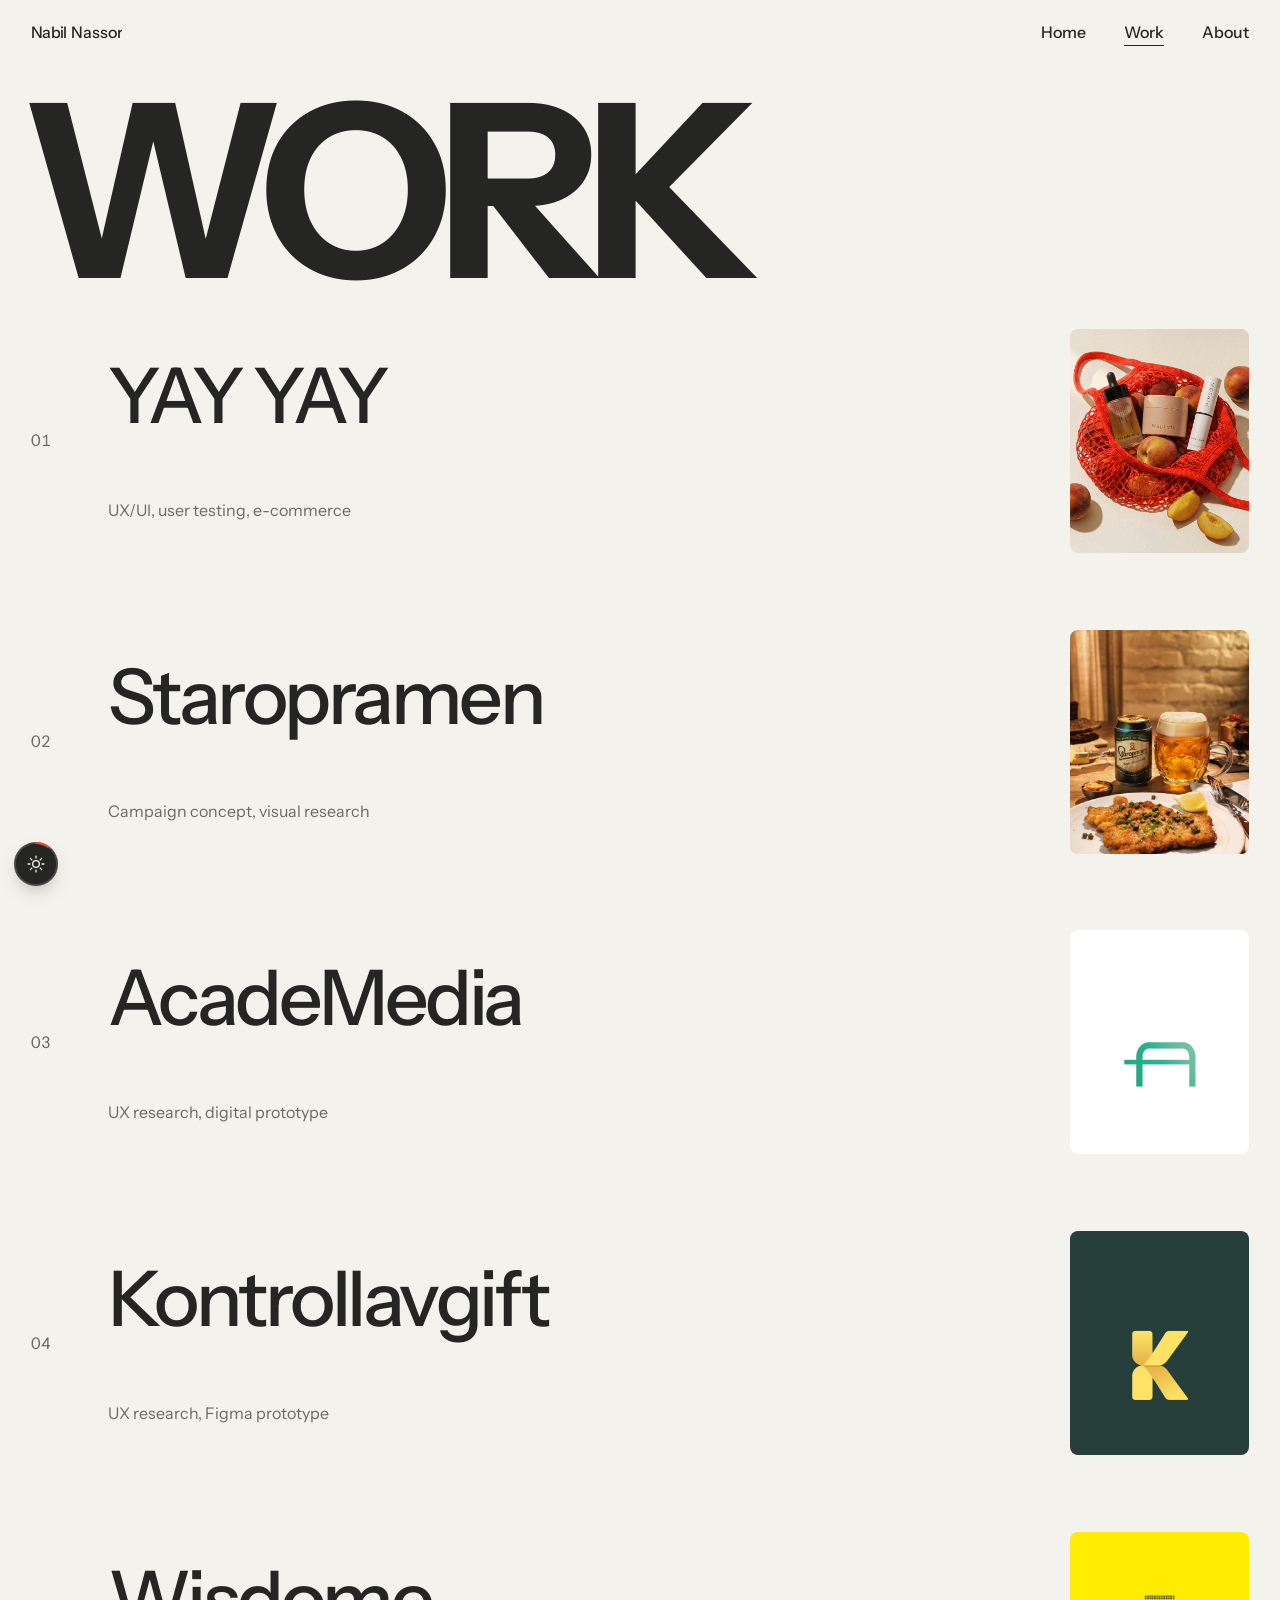
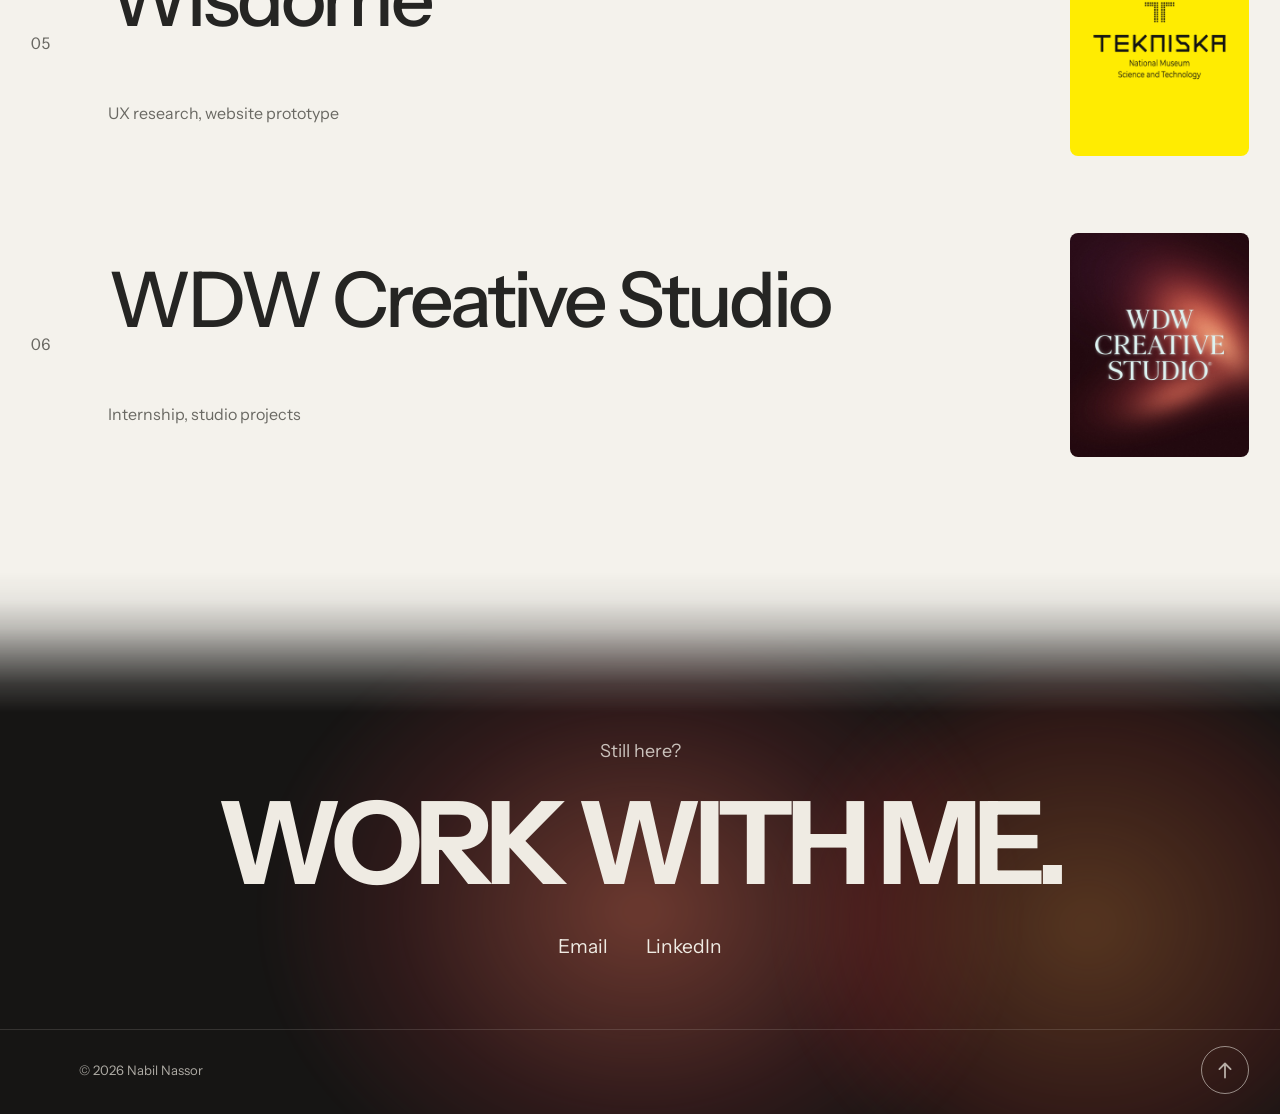
<file: work.html>
<!doctype html>
<html lang="en">
<head>
<meta charset="utf-8">
<meta name="viewport" content="width=device-width, initial-scale=1, viewport-fit=cover">
<title>All work – Nabil Nassor</title>
<link rel="preconnect" href="https://fonts.googleapis.com">
<link rel="preconnect" href="https://fonts.gstatic.com" crossorigin>
<link href="https://fonts.googleapis.com/css2?family=Instrument+Sans:wght@400;500;600&display=swap" rel="stylesheet">
<link rel="stylesheet" href="style.css">
<style>html{background:#f4f2ec}body::after{content:"";position:fixed;inset:0;background:#f4f2ec;z-index:300;pointer-events:none;opacity:1}html:not(.ready) body::after{animation:veil .9s ease 2.4s forwards}html.ready body::after{opacity:0;visibility:hidden;transition:opacity .9s cubic-bezier(.33,1,.68,1),visibility 0s linear .9s}html.js:not(.ready) body *{animation-play-state:paused!important}@keyframes veil{to{opacity:0;visibility:hidden}}@media (prefers-reduced-motion:reduce){body::after{display:none}}</style>
<script>document.documentElement.classList.add('js');try{history.scrollRestoration='manual'}catch(e){}try{var t=localStorage.getItem('theme');if(!t)t=matchMedia('(prefers-color-scheme: dark)').matches?'dark':'light';document.documentElement.setAttribute('data-theme',t)}catch(e){}</script>
</head>
<body>
<a class="skip" href="#main">Skip to content</a>
<header class="top g">
  <a class="roll" id="roll" href="index.html" aria-label="Nabil Nassor, UX and graphic designer. Home"><span class="roll-in" aria-hidden="true"><span>Nabil Nassor</span><span>UX &amp; graphic designer</span><span>Nabil Nassor</span></span></a>
  <nav aria-label="Primary"><a href="index.html">Home</a><a href="work.html" aria-current="page">Work</a><a href="about.html">About</a></nav>
</header>

<main id="main">
  <section class="hero g" aria-labelledby="t">
    <h1 class="mega" id="t"><span class="l"><span>Work</span></span></h1>
  </section>
  <section class="g wk" aria-label="All projects">
    <ul class="wk-list">
      <li class="rv"><a class="wk-row" href="yayyay.html"><span class="wk-no">01</span><span class="wk-t">YAY YAY</span><span class="wk-s">UX/UI, user testing, e-commerce</span><span class="wk-img"><img src="img/yy-hero.jpg" alt="Red mesh bag of peaches with YAY YAY skincare products" loading="lazy"></span></a></li>
      <li class="rv"><a class="wk-row" href="staropramen.html"><span class="wk-no">02</span><span class="wk-t">Staropramen</span><span class="wk-s">Campaign concept, visual research</span><span class="wk-img"><img src="img/sp-final-schnitzel.jpg" alt="Staropramen can and beer mug behind a plate of schnitzel" loading="lazy"></span></a></li>
      <li class="rv"><a class="wk-row" href="academedia.html"><span class="wk-no">03</span><span class="wk-t">AcadeMedia</span><span class="wk-s">UX research, digital prototype</span><span class="wk-img"><img src="img/ac-cover-white.jpg" alt="AcadeMedia A logo in green on white" loading="lazy"></span></a></li>
      <li class="rv"><a class="wk-row" href="kontrollavgift.html"><span class="wk-no">04</span><span class="wk-t">Kontrollavgift</span><span class="wk-s">UX research, Figma prototype</span><span class="wk-img"><img src="img/kv-cover.jpg" alt="The kontrollavgift.se logo, a yellow K on dark green" loading="lazy"></span></a></li>
      <li class="rv"><a class="wk-row" href="wisdome.html"><span class="wk-no">05</span><span class="wk-t">Wisdome</span><span class="wk-s">UX research, website prototype</span><span class="wk-img"><img src="img/wd-cover.jpg" alt="The Tekniska museet logo in black on yellow" loading="lazy"></span></a></li>
      <li class="rv"><a class="wk-row" href="wdw.html"><span class="wk-no">06</span><span class="wk-t">WDW Creative Studio</span><span class="wk-s">Internship, studio projects</span><span class="wk-img"><img src="img/wdw-cover.jpg" alt="The WDW Creative Studio logotype in black on white" loading="lazy"></span></a></li>
    </ul>
  </section>
</main>

<footer class="site-foot" id="contact">
  <div class="g sf-clean">
    <p class="sf-still">Still here?</p>
    <h2 class="sf-big">Work with me.</h2>
    <p class="sf-links"><a href="mailto:a.nabilnassor@gmail.com">Email</a><a href="https://www.linkedin.com/in/nabil-nassor-884708237/" target="_blank" rel="noopener">LinkedIn</a></p>
  </div>
  <div class="g sf-bot">
    <span>© 2026 Nabil Nassor</span>
    <a href="#top" class="sf-up" id="sfUp" aria-label="Back to top" title="Back to top">Back to top <svg viewBox="0 0 10 12" width="9" height="11" aria-hidden="true"><path d="M5 11V1M1 5l4-4 4 4" fill="none" stroke="currentColor" stroke-width="1.3" stroke-linecap="round" stroke-linejoin="round"/></svg></a>
  </div>
</footer>
<script src="main.js"></script>
<script src="progress.js"></script>
<script src="contact.js"></script>
</body>
</html>
</file>
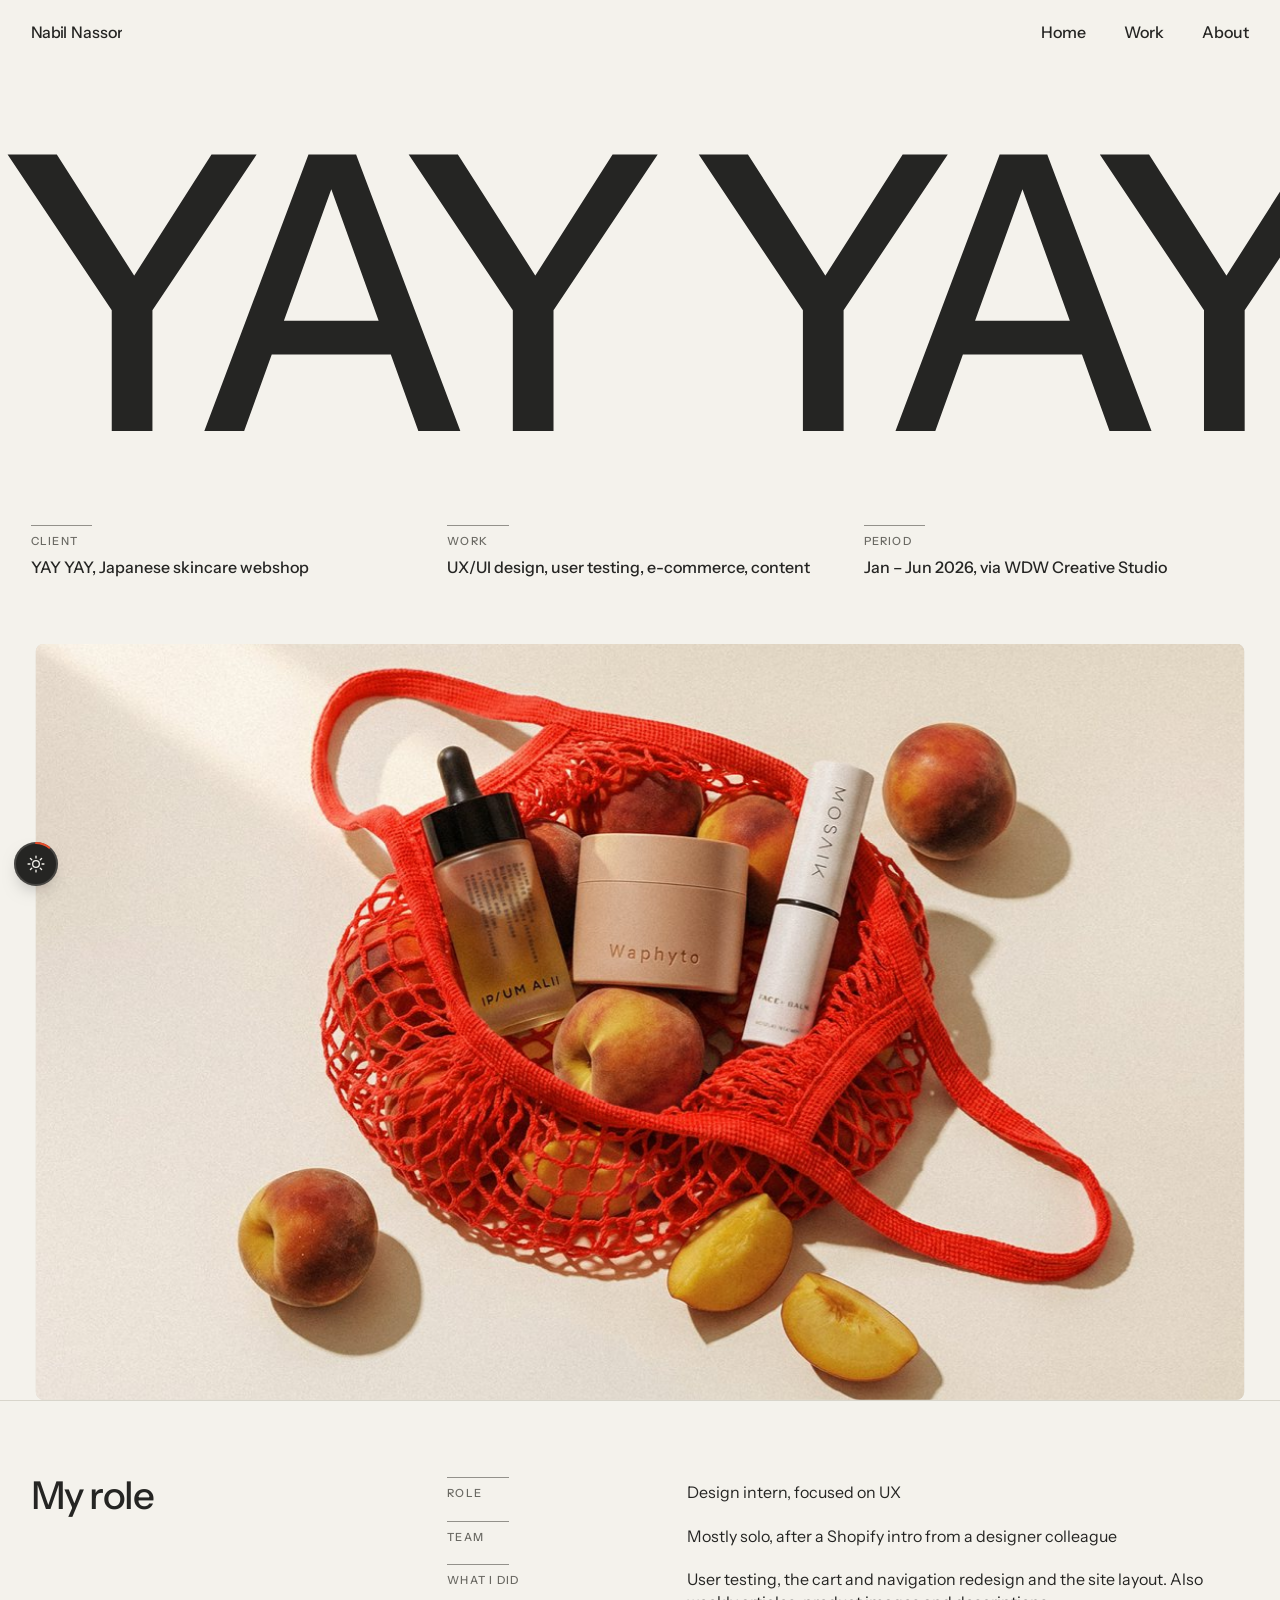
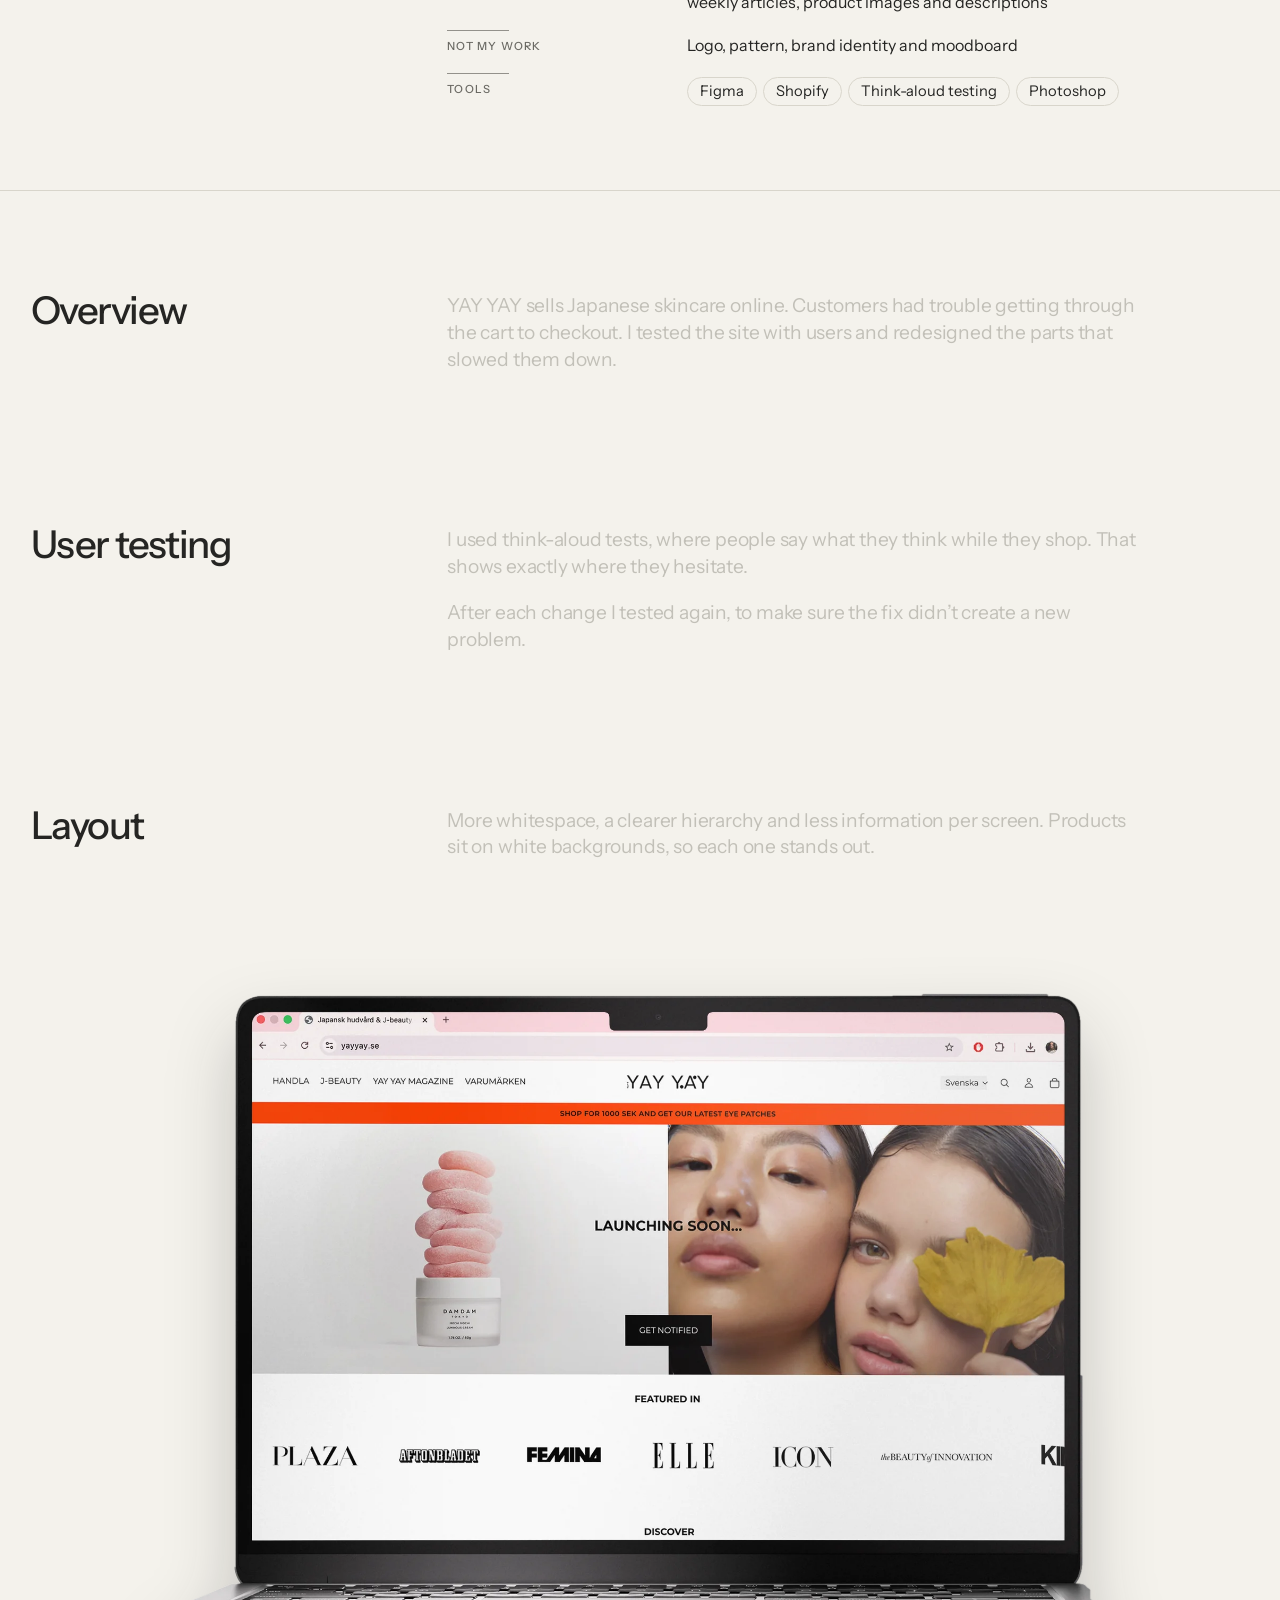
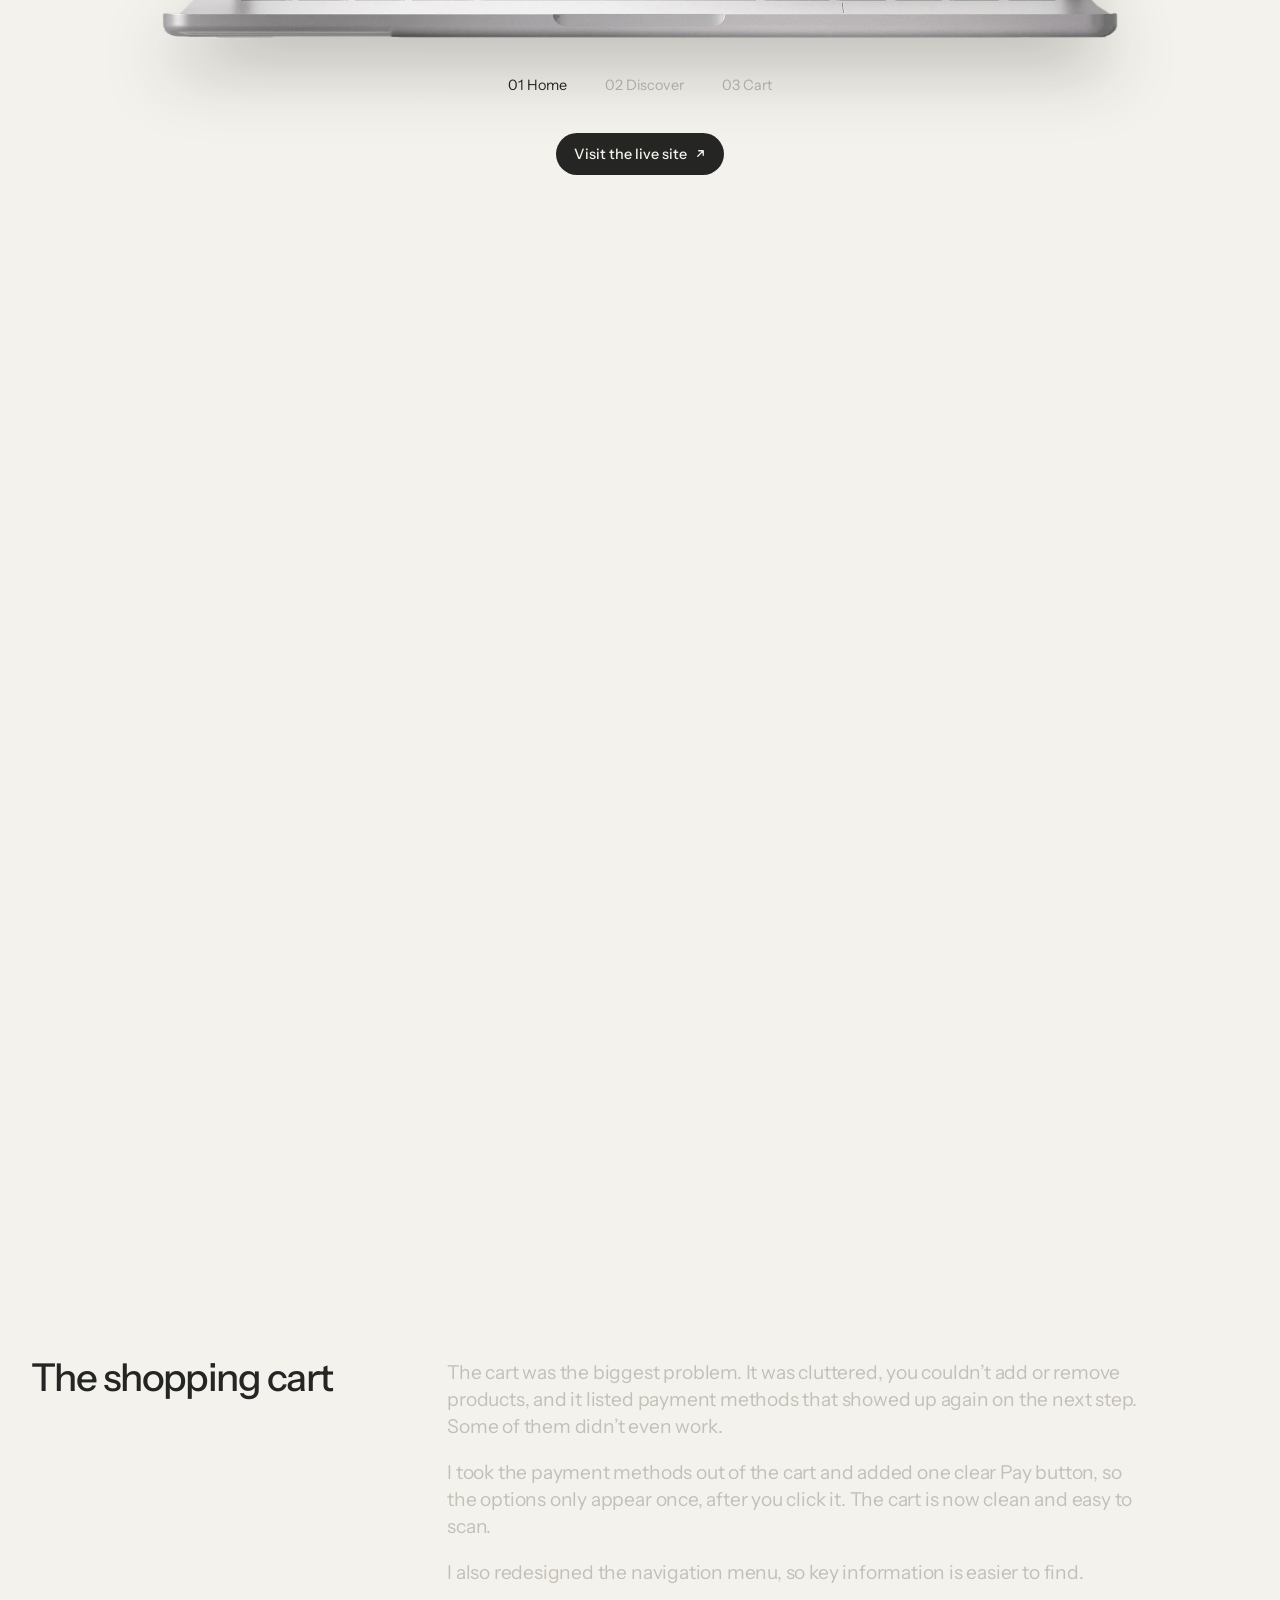
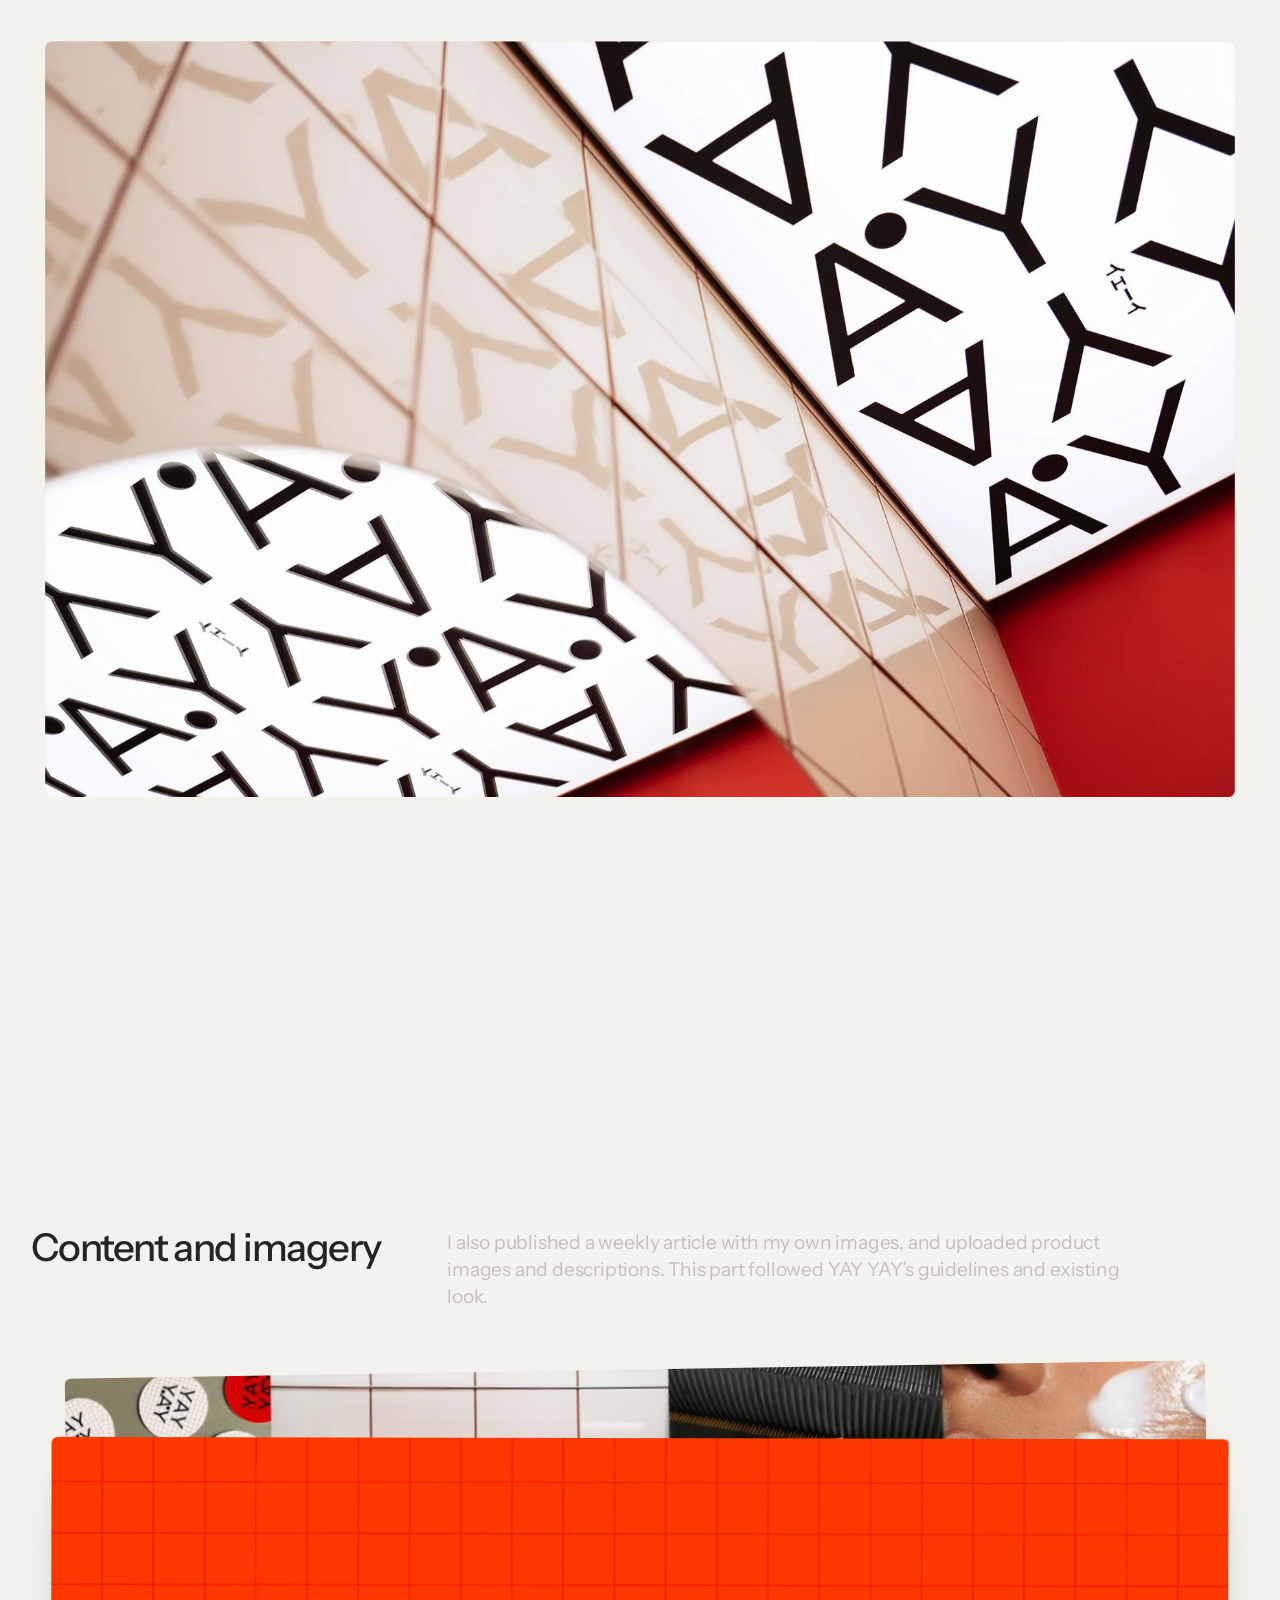
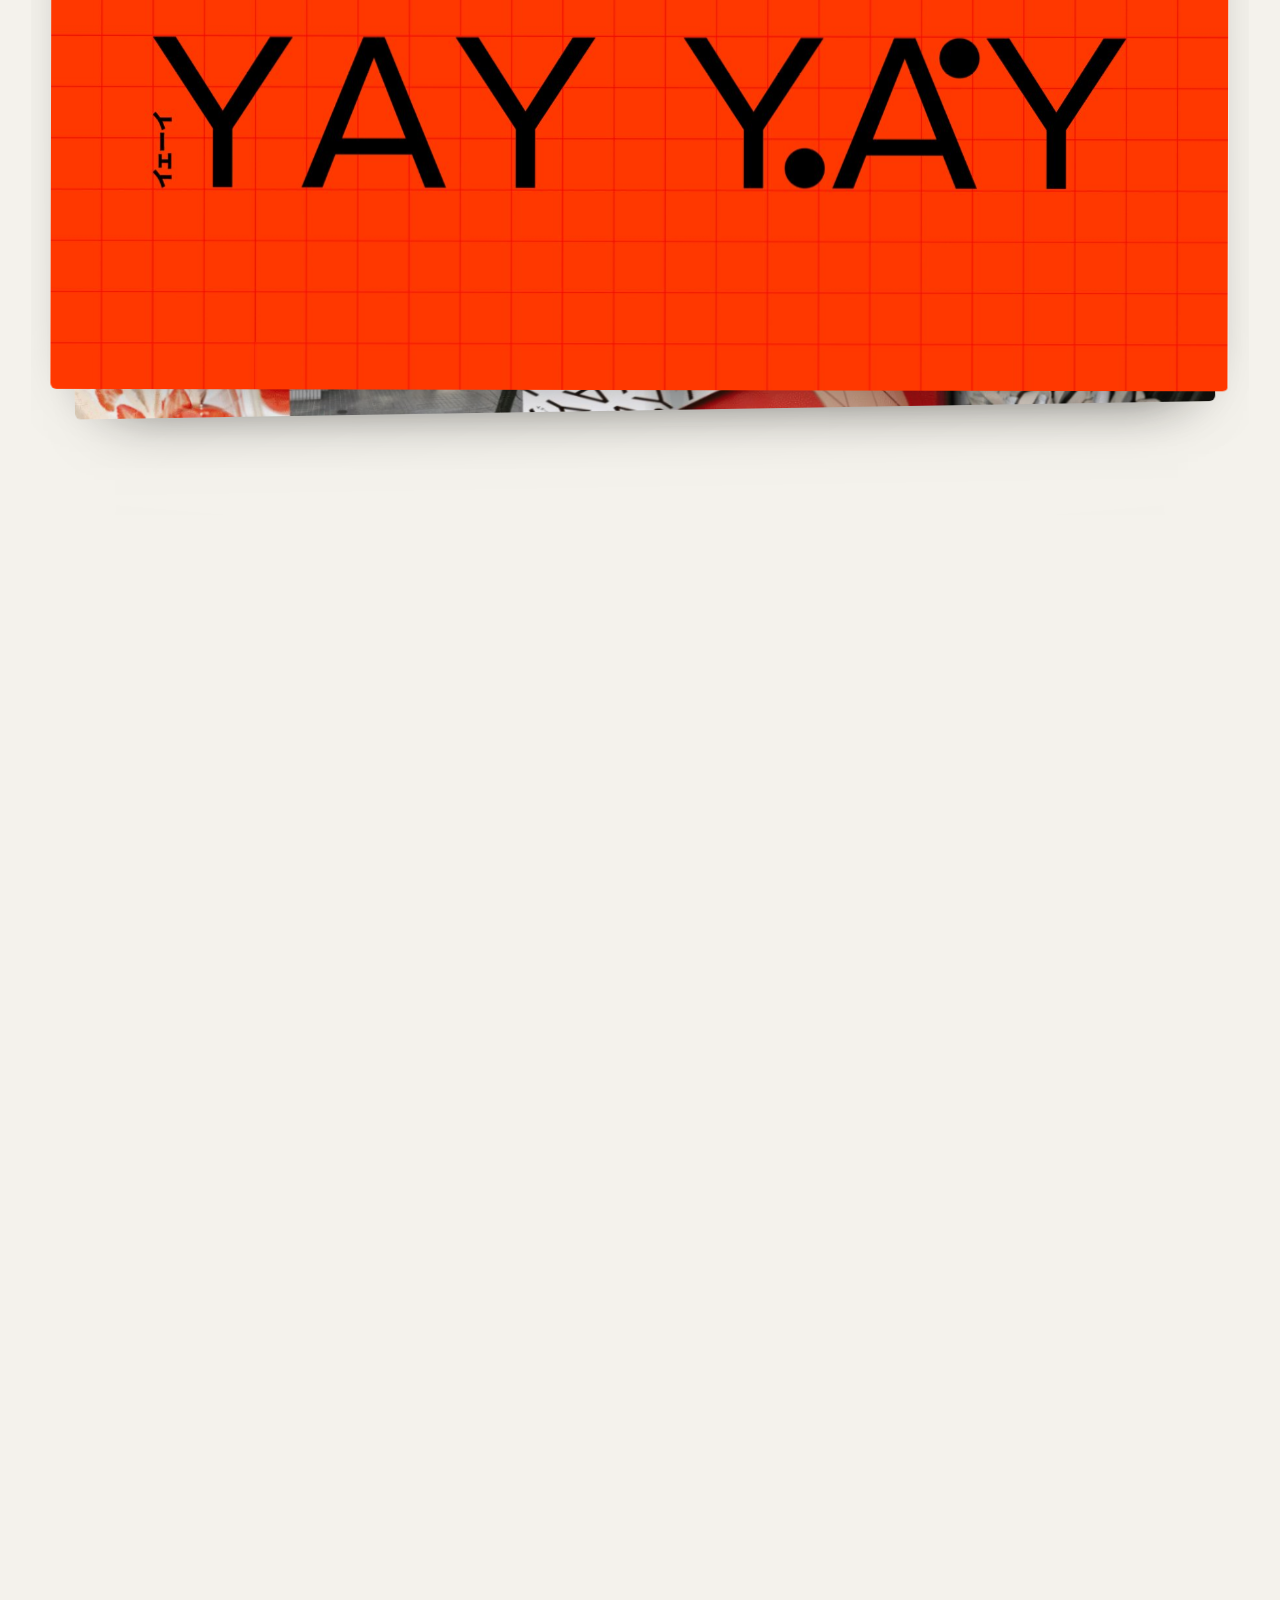
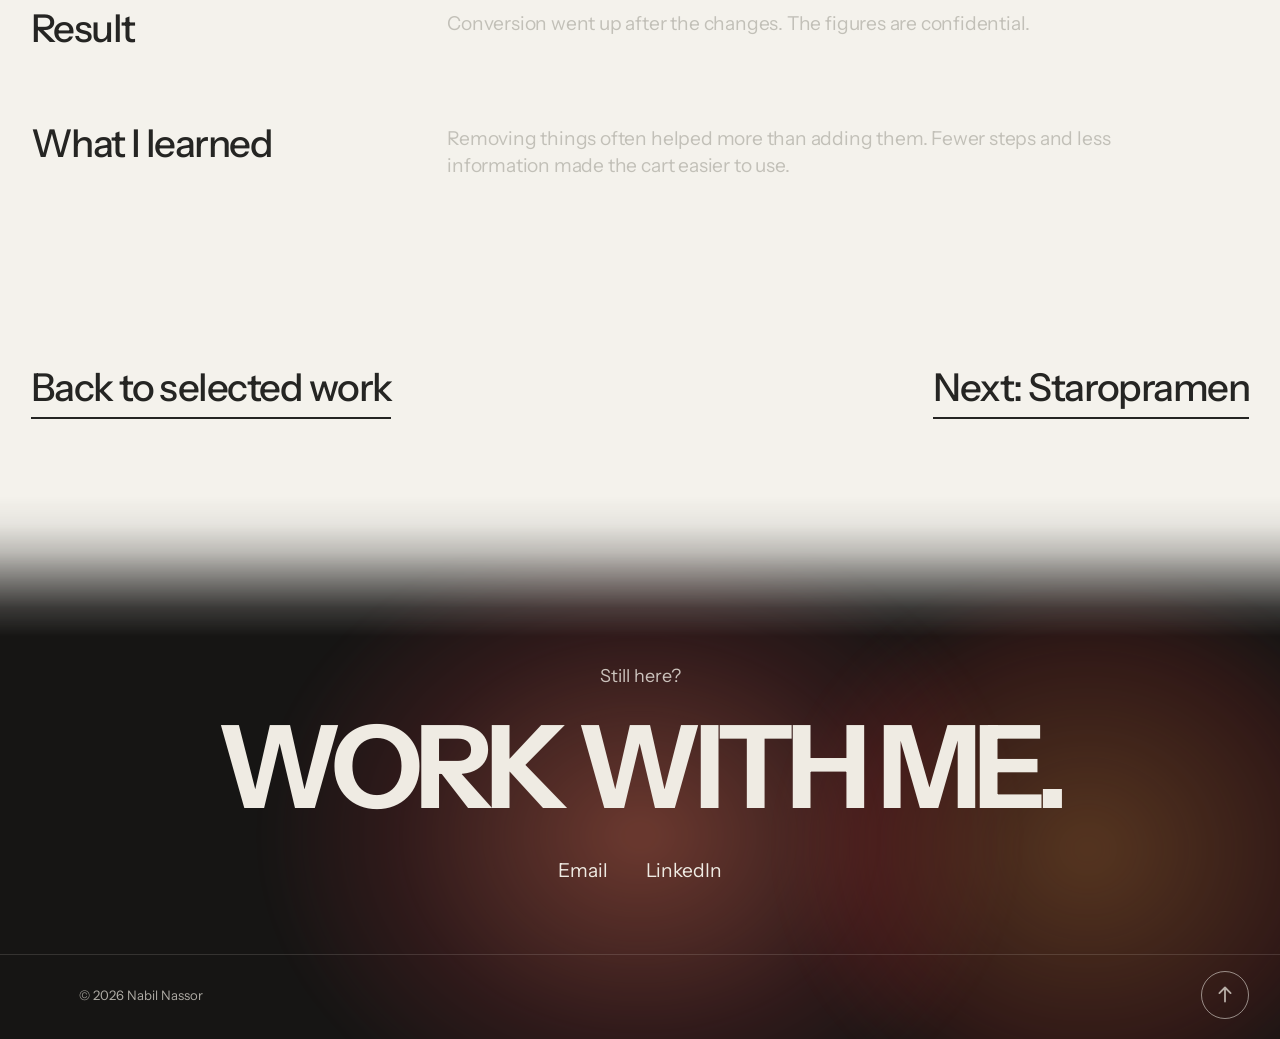
<file: yayyay.html>
<!doctype html>
<html lang="en">
<head>
<meta charset="utf-8">
<meta name="viewport" content="width=device-width, initial-scale=1, viewport-fit=cover">
<title>YAY YAY Case Study</title>
<link rel="preconnect" href="https://fonts.googleapis.com">
<link rel="preconnect" href="https://fonts.gstatic.com" crossorigin>
<link href="https://fonts.googleapis.com/css2?family=Instrument+Sans:wght@400;500;600&display=swap" rel="stylesheet">
<link rel="stylesheet" href="style.css">
<link rel="stylesheet" href="project.css">
<style>html{background:#f4f2ec}body::after{content:"";position:fixed;inset:0;background:#f4f2ec;z-index:300;pointer-events:none;opacity:1}html:not(.ready) body::after{animation:veil .9s ease 2.4s forwards}html.ready body::after{opacity:0;visibility:hidden;transition:opacity .9s cubic-bezier(.33,1,.68,1),visibility 0s linear .9s}html.js:not(.ready) body *{animation-play-state:paused!important}@keyframes veil{to{opacity:0;visibility:hidden}}@media (prefers-reduced-motion:reduce){body::after{display:none}}</style>
<script>document.documentElement.classList.add('js');try{history.scrollRestoration='manual'}catch(e){}try{var t=localStorage.getItem('theme');if(!t)t=matchMedia('(prefers-color-scheme: dark)').matches?'dark':'light';document.documentElement.setAttribute('data-theme',t)}catch(e){}</script>
<style>.laptop.photo{filter:drop-shadow(0 34px 34px rgba(20,20,18,.22))}.laptop.photo img{display:block;width:100%;height:auto}.laptop.photo .s2{position:absolute;inset:0;clip-path:inset(0 0 0 calc(100% - var(--wp,0)*1%))}@media (prefers-reduced-motion:reduce){.laptop.photo .s2{clip-path:none}}.phone-m.mock{border:0;border-radius:0;background:none;overflow:visible;box-shadow:none;aspect-ratio:640/1596;width:clamp(120px,19%,230px);bottom:-4%;filter:drop-shadow(0 40px 40px rgba(20,20,18,.28))}.phone-m.mock img{object-fit:contain}@media (max-width:820px){.phone-m.mock{width:30%;right:0;bottom:-14%}}@media (min-width:821px){.dev{width:min(76vw,1060px,calc((100svh - 250px)/.68))}}.live-link{display:inline-flex;align-items:center;gap:8px;padding:10px 18px;border-radius:999px;background:var(--ink);color:var(--paper);font-size:.9rem;font-weight:500;text-decoration:none;transition:transform .35s var(--ease)}
.live-link svg{transition:transform .35s var(--ease)}
.live-link:hover{transform:translateY(-2px)}
.live-link:hover svg{transform:translate(2px,-2px)}
</style>
</head>
<body>
<a class="skip" href="#main">Skip to content</a>
<header class="top g">
  <a class="roll" id="roll" href="index.html" aria-label="Nabil Nassor, UX and graphic designer. Home"><span class="roll-in" aria-hidden="true"><span>Nabil Nassor</span><span>UX &amp; graphic designer</span><span>Nabil Nassor</span></span></a>
  <nav aria-label="Primary"><a href="index.html">Home</a><a href="work.html">Work</a><a href="about.html">About</a></nav>
</header>

<main id="main">
  <div class="marq">
    <div class="mq-track" id="mq">
      <div class="mq-half">
        <h1 class="mq-item" id="t">YAY YAY</h1>
        <span class="mq-item" aria-hidden="true">YAY YAY</span>
      </div>
      <div class="mq-half" aria-hidden="true">
        <span class="mq-item">YAY YAY</span>
        <span class="mq-item">YAY YAY</span>
      </div>
    </div>
  </div>

  <section class="g" aria-label="Project details">
    <dl class="meta-grid">
      <div><dt>Client</dt><dd>YAY YAY, Japanese skincare webshop</dd></div>
      <div><dt>Work</dt><dd>UX/UI design, user testing, e-commerce, content</dd></div>
      <div><dt>Period</dt><dd>Jan – Jun 2026, via WDW Creative Studio</dd></div>
    </dl>
  </section>

  <div class="heropin" id="heropin"><div class="pin-stage">
  <figure class="bleed" aria-label="YAY YAY product photography">
    <img src="img/yy-hero.jpg" width="2500" height="1157" alt="Red mesh bag filled with peaches and three skincare products: a dropper bottle, a pink jar and a white face balm">
  </figure>
  </div></div>

  <section class="info g role-box" aria-labelledby="mr">
    <h2 id="mr">My role</h2>
    <ul class="rows">
      <li><span class="w">Role</span><span>Design intern, focused on UX</span></li>
      <li><span class="w">Team</span><span>Mostly solo, after a Shopify intro from a designer colleague</span></li>
      <li><span class="w">What I did</span><span>User testing, the cart and navigation redesign and the site layout. Also weekly articles, product images and descriptions</span></li>
      <li><span class="w">Not my work</span><span>Logo, pattern, brand identity and moodboard</span></li>
      <li><span class="w">Tools</span><span class="tool-list"><span>Figma</span><span>Shopify</span><span>Think-aloud testing</span><span>Photoshop</span></span></li>
    </ul>
  </section>

  <section class="info g" aria-labelledby="o">
    <h2 id="o">Overview</h2>
    <div class="prose">
      <p>YAY YAY sells Japanese skincare online. Customers had trouble getting through the cart to checkout. I tested the site with users and redesigned the parts that slowed them down.</p>
    </div>
  </section>

  <section class="info g" aria-labelledby="ut">
    <h2 id="ut">User testing</h2>
    <div class="prose">
      <p>I used think-aloud tests, where people say what they think while they shop. That shows exactly where they hesitate.</p>
      <p>After each change I tested again, to make sure the fix didn’t create a new problem.</p>
    </div>
  </section>

  <section class="info g" aria-labelledby="u" style="border-bottom:0">
    <h2 id="u">Layout</h2>
    <div class="prose">
      <p>More whitespace, a clearer hierarchy and less information per screen. Products sit on white backgrounds, so each one stands out.</p>
    </div>
  </section>

  <section class="scene" id="scene" aria-label="YAY YAY on desktop and mobile: home page, product discovery and shopping cart">
    <div class="scene-pin">
      <div class="dev" id="dev">
        <div class="laptop photo" id="laptop">
          <img class="s1" src="img/yy-laptop-home.webp" width="1800" height="1215" alt="MacBook showing the YAY YAY home page: an orange campaign banner, a Launching soon hero with a product and two faces, and a row of press logos">
          <img class="s2" id="s2" src="img/yy-laptop-discover.webp" width="1800" height="1215" alt="MacBook showing the YAY YAY Discover section with a row of product cards showing brand, name, rating and price">
        </div>
        <div class="phone-m mock" id="ph"><img src="img/yy-cart-mockup.webp" width="640" height="1596" alt="Phone showing the YAY YAY mobile shopping cart with one Regena Toner at 699 SEK, a discount field, the estimated total and an unlock-reward card above the checkout button"></div>
      </div>
      <ol class="steps" id="steps" aria-hidden="true"><li class="on">01 Home</li><li>02 Discover</li><li>03 Cart</li></ol>
      <a class="live-link" href="https://www.yayyay.se" target="_blank" rel="noopener">Visit the live site <svg viewBox="0 0 12 12" width="11" height="11" aria-hidden="true"><path d="M3 9l6-6M4 3h5v5" fill="none" stroke="currentColor" stroke-width="1.4" stroke-linecap="round" stroke-linejoin="round"/></svg></a>
    </div>
  </section>

  <section class="info g" aria-labelledby="e" style="border-bottom:0;padding-bottom:0">
    <h2 id="e">The shopping cart</h2>
    <div class="prose">
      <p>The cart was the biggest problem. It was cluttered, you couldn’t add or remove products, and it listed payment methods that showed up again on the next step. Some of them didn’t even work.</p>
      <p>I took the payment methods out of the cart and added one clear Pay button, so the options only appear once, after you click it. The cart is now clean and easy to scan.</p>
      <p>I also redesigned the navigation menu, so key information is easier to find.</p>
    </div>
  </section>

  <div class="growpin" id="growpin"><div class="pin-stage">
  <figure class="bleed grow" id="grow" aria-label="YAY YAY pattern on printed material">
    <img src="img/yy-pattern.jpg" width="1920" height="1280" decoding="async" alt="Close-up of the YAY YAY pattern of black Y and A letters on white paper, reflected in pink tiles above a red wall">
  </figure>
  </div></div>

  <section class="info g" aria-labelledby="a" style="border-bottom:0;padding-bottom:0">
    <h2 id="a">Content and imagery</h2>
    <div class="prose">
      <p>I also published a weekly article with my own images, and uploaded product images and descriptions. This part followed YAY YAY’s guidelines and existing look.</p>
    </div>
  </section>

  <div class="g">
    <div class="stack pinstack" id="stack" style="--n:4"><div class="pin-stage">
      <figure class="sc"><img src="img/yy-moodboard.jpg" width="1406" height="790" decoding="async" alt="Moodboard of YAY YAY brand material: round stickers, skincare on a tiled shelf, printed pattern posters, tote bags and a table with strawberry sandwiches"></figure>
      <figure class="sc"><img src="img/yy-logo.jpg" width="2560" height="1200" decoding="async" alt="YAY YAY wordmark in black on a bright orange grid, with a vertical Japanese tag beside the first Y"></figure>
      <figure class="sc"><img src="img/yy-tokyo.jpg" width="2560" height="1067" decoding="async" alt="Night street photographs from Tokyo in warm orange and green, layered with hand-drawn circles"></figure>
      <figure class="sc"><img src="img/yy-guasha.jpg" width="2560" height="1067" decoding="async" alt="Collage of pink, green and blue gua sha stones beside a vintage camera, with bubble textures"></figure>    </div>
    </div>
  </div>

  <section class="info g" aria-labelledby="i" style="border-bottom:0;padding-bottom:0">
    <h2 id="i">Result</h2>
    <div class="prose">
      <p>Conversion went up after the changes. The figures are confidential.</p>
    </div>
  </section>

  <section class="info g" aria-labelledby="k" style="border-bottom:0">
    <h2 id="k">What I learned</h2>
    <div class="prose">
      <p>Removing things often helped more than adding them. Fewer steps and less information made the cart easier to use.</p>
    </div>
  </section>

  <div class="g next"><a href="index.html#work">Back to selected work</a><a href="staropramen.html">Next: Staropramen</a></div>
</main>

<footer class="site-foot" id="contact">
  <div class="g sf-clean">
    <p class="sf-still">Still here?</p>
    <h2 class="sf-big">Work with me.</h2>
    <p class="sf-links"><a href="mailto:a.nabilnassor@gmail.com">Email</a><a href="https://www.linkedin.com/in/nabil-nassor-884708237/" target="_blank" rel="noopener">LinkedIn</a></p>
  </div>
  <div class="g sf-bot">
    <span>© 2026 Nabil Nassor</span>
    <a href="#top" class="sf-up" id="sfUp" aria-label="Back to top" title="Back to top">Back to top <svg viewBox="0 0 10 12" width="9" height="11" aria-hidden="true"><path d="M5 11V1M1 5l4-4 4 4" fill="none" stroke="currentColor" stroke-width="1.3" stroke-linecap="round" stroke-linejoin="round"/></svg></a>
  </div>
</footer>
<script src="main.js"></script>
<script src="progress.js"></script>
<script src="contact.js"></script>
<script src="project.js"></script>
<script src="pin.js"></script>
<script src="hero.js"></script>
</body>
</html>
</file>
<file: style.css>
/* Layout concept: giant left-aligned grotesk name on cream, quiet 12-column grid, one horizontal row of work, grainy moodboard shapes as backgrounds. */
:root{
  --paper:#f4f2ec; --ink:#252523; --mute:#6a6963; --line:#d8d5cb; --grey:#bfbdb6;
  --sans:"Instrument Sans","Helvetica Neue",Arial,sans-serif;
    --gutter:clamp(16px,2.4vw,36px);
  --ease:cubic-bezier(.16,1,.3,1);
  --grain:url("data:image/svg+xml,%3Csvg xmlns='http://www.w3.org/2000/svg' width='180' height='180'%3E%3Cfilter id='n'%3E%3CfeTurbulence baseFrequency='.85' numOctaves='2' stitchTiles='stitch'/%3E%3CfeColorMatrix values='0 0 0 0 .5 0 0 0 0 .5 0 0 0 0 .5 0 0 0 1.5 -.25'/%3E%3C/filter%3E%3Crect width='180' height='180' filter='url(%23n)'/%3E%3C/svg%3E");
  color-scheme:light;
}
@keyframes fadeout{to{opacity:0}}
@keyframes fadein{from{opacity:0}}
*,*::before,*::after{box-sizing:border-box}
html{-webkit-text-size-adjust:100%}
body{margin:0;background:var(--paper);color:var(--ink);font:400 clamp(16px,1.05vw,18px)/1.55 var(--sans);-webkit-font-smoothing:antialiased;overflow-x:hidden}
img{display:block;max-width:100%;height:auto}
a{color:inherit;text-underline-offset:.2em}
h1,h2,h3,p,ul,figure{margin:0}
ul{padding:0;list-style:none}
:focus-visible{outline:2px solid var(--ink);outline-offset:4px}
.g{padding-left:max(16px,var(--gutter),env(safe-area-inset-left,0px));padding-right:max(16px,var(--gutter),env(safe-area-inset-right,0px))}
.skip{position:absolute;left:16px;top:-80px;background:var(--ink);color:var(--paper);padding:12px 16px;z-index:20}
.skip:focus{top:8px}

/* header */
.top{position:sticky;top:env(safe-area-inset-top,0px);z-index:10;height:64px;background:var(--paper);display:flex;justify-content:space-between;align-items:center;font-weight:500}
body::before{content:"";position:fixed;inset:0 0 auto;height:env(safe-area-inset-top,0px);background:var(--paper);z-index:11}
section[id],div[id]{scroll-margin-top:72px}
.top a.roll{display:block;position:relative;height:44px;overflow:hidden;min-width:9.5em}
.roll-in{display:flex;flex-direction:column;transition:transform .85s var(--ease)}
.roll-in span{height:44px;display:flex;align-items:center;white-space:nowrap}
.top a{display:inline-flex;align-items:center;min-height:44px;text-decoration:none}
.top nav{display:flex;gap:clamp(16px,3vw,40px)}
.top nav a{position:relative}
.top nav a::after{content:"";position:absolute;left:0;right:0;bottom:8px;height:1px;background:currentColor;transform:scaleX(0);transform-origin:left;transition:transform .5s var(--ease)}
.top nav a:hover::after,.top nav a[aria-current="page"]::after{transform:scaleX(1)}

/* giant type */
.mega{font-weight:500;font-size:clamp(4.2rem,19vw,22rem);line-height:.82;letter-spacing:-.065em;margin-left:-.04em}
.mega .l{display:block;overflow:hidden;padding-bottom:.06em;margin-bottom:-.06em}
.mega .l>span{display:block;transform:translateY(108%);animation:up 1.3s var(--ease) forwards}
.mega .l:nth-child(2)>span{animation-delay:.12s}
@keyframes up{to{transform:none}}

.hero{padding-top:clamp(40px,10vh,120px)}
.intro{display:grid;grid-template-columns:repeat(12,1fr);gap:var(--gutter);padding-block:clamp(32px,6vw,80px) clamp(64px,12vw,160px)}
.intro p{grid-column:7/13;font-size:clamp(1.25rem,2.2vw,2.1rem);line-height:1.2;letter-spacing:-.02em;max-width:26em}
.intro small{grid-column:1/5;align-self:end;color:var(--mute);font-size:.9rem}

/* work row */
.work-head{display:flex;justify-content:space-between;align-items:flex-end;gap:16px;padding-bottom:20px;border-top:1px solid var(--line);padding-top:16px}
.work-head h2{font-weight:500;font-size:clamp(1.5rem,3vw,2.6rem);letter-spacing:-.04em;line-height:1}
.arrows{display:flex;gap:8px}
.arrows button{width:44px;height:44px;border:0;background:none;color:var(--ink);cursor:pointer;display:grid;place-items:center;padding:0;transition:transform .5s var(--ease),opacity .4s var(--ease)}
.arrows button:hover{opacity:.55}
.arrows button[data-dir="-1"]:hover{transform:translateX(-4px)}
.arrows button[data-dir="1"]:hover{transform:translateX(4px)}
.arrows svg{width:22px;height:22px;fill:none;stroke:currentColor;stroke-width:1.5}
.row{display:flex;gap:clamp(12px,1.6vw,24px);overflow-x:auto;scroll-snap-type:x proximity;padding-bottom:12px;scrollbar-width:none;margin-inline:calc(-1*max(16px,var(--gutter)));padding-inline:max(16px,var(--gutter))}
.row::-webkit-scrollbar{display:none}
.card{flex:0 0 clamp(270px,36vw,560px);scroll-snap-align:start;min-width:0}
.art{position:relative;aspect-ratio:4/5;overflow:hidden;isolation:isolate}
.art::after{content:"";position:absolute;inset:0;background:var(--grain);opacity:.35;mix-blend-mode:multiply;pointer-events:none;z-index:5}
.art>*{transition:transform 1.4s var(--ease)}
.card:hover .art>*,.card.is-hover .art>*{transform:scale(1.04)}
.art.photo img{transition:transform 1.6s var(--ease)}
.card:hover .art.photo img,.card.is-hover .art.photo img{transform:scale(1.12)}
.cap{display:flex;justify-content:space-between;gap:16px;padding-top:14px;font-weight:500}
.cap span:last-child{color:var(--mute);font-weight:400}
.a-bars{background:#0c0c0b;display:flex;gap:2.5%;padding:5% 4%}
.a-bars i{flex:1;background:linear-gradient(#0c0c0b,#e8e7e2);transform-origin:top}
.a-bars i:nth-child(3n){background:linear-gradient(#e8e7e2,#0c0c0b 85%)}
.a-bars i:nth-child(4n){background:linear-gradient(#0c0c0b 20%,#d9d8d3)}
.a-shapes{background:#f1f0ec}
.a-shapes i{position:absolute}
.a-shapes .t1{left:50%;top:9%;width:46%;height:32%;background:linear-gradient(160deg,#cfcec9,#1a1a19 70%);clip-path:polygon(50% 0,100% 100%,0 100%)}
.a-shapes .t2{left:8%;top:44%;width:38%;height:26%;background:linear-gradient(120deg,#1a1a19,#ecebe7);}
.a-shapes .t3{left:52%;top:50%;width:14%;height:34%;background:linear-gradient(90deg,#1a1a19,#ecebe7)}
.a-shapes .t4{left:8%;top:74%;width:30%;height:18%;background:linear-gradient(#ecebe7,#1a1a19 90%)}
.a-shapes .t5{left:70%;top:72%;width:22%;height:14%;background:linear-gradient(200deg,#ecebe7,#1a1a19)}
.a-round{background:#efeee9}
.a-round i{position:absolute}
.a-round .r1{left:8%;top:6%;width:84%;height:100%;background:var(--grey);border-radius:60px 60px 0 0}
.a-round .r2{left:28%;top:56%;width:34%;height:60%;background:#efeee9;border-radius:999px 999px 0 0}
.a-round .r3{left:34%;top:20%;width:40%;height:38%;background:#1d1d1b}
.a-round .r4{left:44%;top:12%;width:16%;aspect-ratio:1;background:#1d1d1b;border-radius:50%}
.a-round .r5{left:42%;top:40%;width:20%;height:14%;background:#efeee9;border-radius:0 0 40px 40px}

.lnk{display:block;text-decoration:none}
/* hero: photo shrinks on scroll */
.hero-wrap{position:relative;height:150vh}
.hero-stage{position:sticky;top:calc(64px + env(safe-area-inset-top,0px));height:calc(100svh - 64px - env(safe-area-inset-top,0px));overflow:hidden;background:var(--paper)}
.mega.hero-name{position:absolute;top:2%;left:0;right:0;margin:0;text-align:center;font-size:clamp(3rem,13.4vw,17rem);line-height:.9;white-space:nowrap;color:#fff;mix-blend-mode:difference;z-index:2}
.hero-photo{position:absolute;left:50%;top:52%;height:72%;max-width:84vw;aspect-ratio:1128/1514;margin:0;z-index:1;transform:translate(-50%,-50%) translateY(var(--y,0px)) scale(var(--s,.44)) rotate(var(--r,-7deg));will-change:transform}
.hero-photo img{width:100%;height:100%;object-fit:cover}
.hero-copy{position:absolute;left:50%;bottom:18%;transform:translateX(-50%);width:min(30em,88%);text-align:center;opacity:var(--c,1);z-index:3}
.role{font-weight:500;font-size:clamp(1rem,1.6vw,1.4rem);letter-spacing:-.01em}
.blurb{color:var(--mute);margin-top:.5em}
.hero-name .l{display:inline-block;vertical-align:top}
@media (max-width:820px) and (max-aspect-ratio:1/1){
  .mega.hero-name{font-size:19vw;line-height:.86;top:2%;white-space:normal}
  .hero-name .l{display:block}
  .hero-photo{width:86vw;height:66%;aspect-ratio:auto;max-width:none;top:49%}
  .hero-copy{bottom:8%}
}
@media (max-height:520px){.hero-copy .blurb{display:none}.hero-copy{bottom:2%}}
/* round cursor on clickable things */
.cur{position:fixed;left:0;top:0;width:0;height:0;pointer-events:none;z-index:200;mix-blend-mode:difference}
.cur-dot{position:absolute;left:0;top:0;width:22px;height:22px;margin:-11px 0 0 -11px;border-radius:50%;background:#fff;transform:scale(0);display:grid;place-items:center;transition:transform .45s var(--ease),width .45s var(--ease),height .45s var(--ease),margin .45s var(--ease)}
.cur.on .cur-dot{transform:scale(1)}
.cur.big .cur-dot{width:52px;height:52px;margin:-26px 0 0 -26px}
.cur-label{font-size:.7rem;font-weight:500;color:#000;opacity:0;transition:opacity .3s}
.cur.big .cur-label{opacity:1}
html.has-cur,html.has-cur *{cursor:none!important}
@media (prefers-reduced-motion:reduce){.cur-dot{transition:none}}
/* work row: constant slow drift */
.track{display:flex;gap:var(--g);width:max-content;padding-right:var(--g)}
.row{--g:clamp(12px,1.6vw,24px)}
.row.is-marquee{scroll-snap-type:none}
.arrows .pause{display:none;width:auto;height:44px;border-radius:999px;padding:0 20px;font:inherit}
.is-marquee .arrows .pause{display:inline-flex;align-items:center}
/* hobbies */
.hobby{padding-top:clamp(56px,9vw,130px)}
.hobby .work-head{align-items:flex-end}
.hobby-note{color:var(--mute);max-width:24em;text-align:right}
.hobby-screen{position:relative;overflow:hidden;aspect-ratio:16/10;min-height:min(78svh,640px);background:transparent;touch-action:pan-y;cursor:crosshair;isolation:isolate}
.hobby-hint{position:absolute;inset:0;display:grid;place-items:center;margin:0;font-size:clamp(1.4rem,3vw,2.6rem);letter-spacing:-.04em;font-weight:500;color:var(--mute);transition:opacity .8s var(--ease);pointer-events:none}
.hobby-screen.touched .hobby-hint{opacity:0}
.hobby-cap{position:absolute;left:16px;bottom:12px;font-size:.9rem;color:var(--mute);z-index:50;pointer-events:none}
.pop{position:absolute;width:clamp(200px,27vw,400px);height:auto;pointer-events:none;opacity:0;transform:translate(-50%,-50%) scale(.82) rotate(var(--rot,0deg));transition:opacity .7s var(--ease),transform 1.1s var(--ease)}
.pop.on{opacity:1;transform:translate(-50%,-50%) scale(1) rotate(var(--rot,0deg))}
.hobby-next{margin-top:14px}
@media (max-width:820px){.hobby-screen{aspect-ratio:auto;height:min(78svh,640px);min-height:0;width:100%}.pop{width:54vw}.hobby-note{text-align:left}}
@media (prefers-reduced-motion:reduce){.pop{transition:none}}
.art.photo::after{display:none}
.art.photo img{width:100%;height:100%;object-fit:cover;object-position:58% 50%}
/* footer */
.foot{display:flex;justify-content:space-between;align-items:center;flex-wrap:wrap;gap:8px 32px;padding-block:28px 32px;margin-top:clamp(48px,8vw,120px);border-top:1px solid var(--line);font-size:.95rem}
.foot a,.foot button{min-height:44px;display:inline-flex;align-items:center}
.copy{background:none;border:0;border-bottom:1px solid var(--ink);padding:0;font:inherit;color:inherit;cursor:pointer;border-radius:0}
.status{min-height:1.5em;color:var(--mute);font-size:.9rem}

/* about */
.about-hero{display:grid;grid-template-columns:repeat(12,1fr);gap:var(--gutter);padding-block:clamp(32px,6vw,80px) clamp(48px,8vw,120px);align-items:start}
.portrait{grid-column:1/6;aspect-ratio:4/5;overflow:hidden;background:var(--grey)}
.portrait img{width:100%;height:100%;object-fit:cover;object-position:50% 20%}
.lead{grid-column:7/13;font-size:clamp(1.3rem,2.4vw,2.2rem);line-height:1.22;letter-spacing:-.02em;max-width:26em;align-self:end}
.band{position:relative;height:clamp(180px,34vh,380px);background:#0c0c0b;display:flex;gap:6px;padding:0 var(--gutter);overflow:hidden;isolation:isolate}
.band::after{content:"";position:absolute;inset:0;background:var(--grain);opacity:.4;mix-blend-mode:overlay}
.band i{flex:1;background:linear-gradient(#0c0c0b,#e8e7e2);transform-origin:top;transform:scaleY(.2);transition:transform 1.6s var(--ease)}
.band.in i{transform:none}
.band i:nth-child(even){margin-top:14%;background:linear-gradient(#e8e7e2,#0c0c0b)}
.band i:nth-child(3n){margin-top:0;height:60%}
.info{display:grid;grid-template-columns:repeat(12,1fr);gap:var(--gutter);padding-block:clamp(40px,6vw,90px);border-bottom:1px solid var(--line)}
.info h2,.sec-head h2{grid-column:1/5;font-weight:500;font-size:clamp(1.5rem,3vw,2.6rem);letter-spacing:-.04em;line-height:1}
.rows{grid-column:5/13}
.rows li{display:grid;grid-template-columns:minmax(120px,14rem) 1fr;gap:16px;padding-block:14px;border-top:1px solid var(--line)}
.rows li:first-child{border-top:0;padding-top:0}
.rows .w{color:var(--mute)}
.sec-head{display:grid;grid-template-columns:repeat(12,1fr);gap:var(--gutter);padding-block:clamp(56px,9vw,130px) clamp(24px,4vw,56px)}
.sec-head p{grid-column:7/13;max-width:34em}
.draw{display:grid;grid-template-columns:repeat(12,1fr);gap:var(--gutter);align-items:end}
.draw figure{overflow:hidden;background:#e9e7e1}
.draw img{width:100%;transition:transform 1.6s var(--ease)}
.draw figure:hover img,.collage figure:hover img{transform:scale(1.03)}
.draw .d1{grid-column:1/6}.draw .d2{grid-column:6/13}.draw .d3{grid-column:1/8}.draw .d4{grid-column:8/13}
.collage{columns:3;column-gap:var(--gutter)}
.collage figure{break-inside:avoid;margin-bottom:var(--gutter);overflow:hidden;background:var(--line)}
.collage img{width:100%;transition:transform 1.6s var(--ease)}

/* reveal */
.js .rv{opacity:0;transform:translateY(28px);transition:opacity 1s var(--ease),transform 1.2s var(--ease);transition-delay:var(--d,0s)}
.js .rv.in{opacity:1;transform:none}

@media (max-width:820px){
  .intro p,.lead,.sec-head p{grid-column:1/13}
  .intro small{grid-column:1/13;grid-row:2}
  .portrait{grid-column:1/13;max-width:520px}
  .info h2,.sec-head h2,.rows{grid-column:1/13}
  .rows li{grid-template-columns:1fr;gap:2px}
  .draw .d1,.draw .d2,.draw .d3,.draw .d4{grid-column:span 12}
  .collage{columns:2}
}
@media (prefers-reduced-motion:reduce){
  html{scroll-behavior:auto}
  .mega .l>span{animation:none;transform:none}
  .hero-wrap{height:auto}
  .hero-stage{position:relative;top:0}
  .row.is-marquee .track{animation:none}
  .roll-in{transition:none}
  .js .rv{opacity:1;transform:none;transition:none}
  .band i{transform:none;transition:none}
  .art>*,.draw img,.collage img{transition:none}
}

/* hobby piles: pictures slide up and stack on top of each other */
.pile{padding-top:clamp(8px,2vw,24px)}
.pc{position:sticky;top:calc(84px + var(--i,0)*10px);display:flex;justify-content:center;margin:0 0 clamp(20px,14vh,140px);transform-origin:50% 0;will-change:transform}
.pc:last-child{margin-bottom:0}
.pc img{display:block;width:auto;height:auto;max-width:100%;max-height:calc(100vh - 150px);max-height:calc(100svh - 150px);border-radius:6px;box-shadow:0 30px 60px -40px rgba(20,20,18,.5)}
@media (max-width:820px){.pc{top:calc(72px + var(--i,0)*8px)}.pc img{max-height:calc(100svh - 130px)}}
@media (prefers-reduced-motion:reduce){.pc{position:static;transform:none!important}.portrait img{transform:none}}

/* about: experience, skills, portrait */
.job{display:flex;flex-direction:column;gap:2px}
.job strong{font-weight:500;font-size:1.05rem;letter-spacing:-.01em}
.job span{color:var(--mute)}
.chips{grid-column:5/13;display:flex;flex-wrap:wrap;gap:8px}
.chips li{border:1px solid var(--line);border-radius:999px;padding:6px 16px;font-size:.95rem;line-height:1.4}
.portrait img{will-change:transform;transform:scale(1.12)}

/* mobile: calmer rhythm, one clear type scale (h1 mega / h2 1.5rem / lead 1.125rem / body 1rem / small .9rem) */
@media (max-width:820px){
  .about-hero{gap:32px;padding-block:40px 24px}
  .portrait{max-width:none}
  .lead{font-size:1.05rem;line-height:1.5;letter-spacing:-.01em;max-width:none}
  .info{padding-block:64px;gap:24px}
  .info h2,.sec-head h2{font-size:1.5rem}
  .rows li{padding-block:18px;gap:4px}
  .rows li:first-child{padding-top:0}
  .job strong{font-size:1.05rem}
  .chips{grid-column:1/13;gap:8px}
  .chips li{padding:6px 14px;font-size:.9rem}
  .sec-head{padding-block:96px 36px;gap:16px}
  .sec-head p{font-size:1rem;line-height:1.55}
  .pc{margin-bottom:22vh}
  .foot{margin-top:96px}
}

/* soft cream fade-in on every page load, then the hero elements arrive one by one */
.top{animation:fadein 1.2s var(--ease) .25s both}
.hero-photo img{animation:photoin 1.8s var(--ease) .35s both}
@keyframes photoin{from{clip-path:inset(100% 0 0 0);transform:scale(1.18)}to{clip-path:inset(0);transform:none}}
.hero-copy>*{animation:fadeup 1.3s var(--ease) 1s both}
.hero-copy>.blurb{animation-delay:1.15s}
@keyframes fadeup{from{opacity:0;transform:translateY(18px)}to{opacity:1;transform:none}}
.work-head{animation:fadein 1.2s var(--ease) .4s both}
@media (prefers-reduced-motion:reduce){body::after,.top,.hero-photo img,.hero-copy>*,.work-head{animation:none}body::after{display:none}}

/* compact rhythm: less whitespace, no divider lines */
.work-head{border-top:0;padding-top:0;padding-bottom:12px}
.hobby{padding-top:clamp(24px,3.5vw,48px)}
.hero-wrap{height:135vh}
.hero{padding-top:clamp(16px,3vh,40px)}
.about-hero{padding-block:clamp(24px,4vw,48px) clamp(16px,3vw,32px)}
.info{padding-block:clamp(24px,3.5vw,48px);border-bottom:0}
.rows li{border-top:0;padding-block:8px}
.sec-head{padding-block:clamp(32px,5vw,64px) clamp(16px,2.5vw,32px)}
.pc{margin-bottom:clamp(16px,9vh,90px)}
.pc:last-child{margin-bottom:0}
.foot{border-top:0;margin-top:clamp(32px,5vw,64px)}
@media (max-width:820px){
  .about-hero{gap:20px;padding-block:24px 8px}
  .info{padding-block:32px;gap:12px}
  .rows li{padding-block:10px;gap:2px}
  .sec-head{padding-block:48px 20px;gap:12px}
  .pc{margin-bottom:10vh}
  .pc:last-child{margin-bottom:0}
  .foot{margin-top:48px}
}
@media (prefers-reduced-motion:reduce){.hero-wrap{height:auto}}

/* pinned picture scenes: the picture sticks in the middle of the screen while the effect plays */
.pin-stage{position:sticky;top:0;height:100vh;height:100svh;box-sizing:border-box;padding-top:64px;display:grid;place-items:center;overflow:hidden}
.js .pinstack{height:calc(100svh + (var(--n,3) - 1)*55svh);padding:0;margin-top:0}
.pinstack .pin-stage>figure{grid-area:1/1;position:relative!important;top:auto!important;margin:0!important;display:block!important;will-change:transform;transform-origin:50% 50%}
.pinstack .pin-stage img{aspect-ratio:auto!important;width:auto!important;height:auto!important;max-width:min(92vw,1240px)!important;max-height:calc(100svh - 150px)!important;object-fit:contain;margin:0 auto!important;display:block;border-radius:6px;box-shadow:0 30px 60px -40px rgba(20,20,18,.5)}
.js .heropin{height:140svh}
.js .growpin{height:150svh}
.js .duo{height:175svh}
.heropin .pin-stage,.growpin .pin-stage{display:flex;align-items:center;justify-content:center}
.pin-stage .bleed{width:100%;height:min(76svh,62vw,820px)}
.pin-stage .bleed img{height:100%;margin:0;transform:scale(var(--z,1))}
.growpin .bleed{height:min(76svh,62vw,820px)}
.duo-stage{grid-template-columns:1fr 1fr;gap:var(--gutter);align-content:center}
.duo-stage figure{margin:0!important;aspect-ratio:auto;height:auto;background:none;will-change:transform}
.duo-stage img{display:block;width:auto!important;max-width:100%!important;max-height:calc(100svh - 150px)!important;height:auto!important;margin:0 auto!important;border-radius:6px;box-shadow:0 30px 60px -40px rgba(20,20,18,.5)}
.portrait img{transform:none}
@media (max-width:820px){
  .pin-stage .bleed,.growpin .bleed{height:min(62svh,100vw)}
}
@media (prefers-reduced-motion:reduce){
  .js .pinstack,.js .heropin,.js .growpin,.js .duo,.js .spinpin{height:auto}
  .pin-stage{position:static;height:auto;display:block;padding-top:0}
  .pinstack .pin-stage>figure{margin-bottom:24px!important}
  .pin-stage .bleed{height:min(70svh,60vw)}
  .duo-stage{display:grid}
}

/* tighter pinned scenes: pictures fill the screen, less hold time, no blank bands */
.js .pinstack{height:calc(100svh + (var(--n,3) - 1)*45svh);margin-block:-5svh}
.pinstack .pin-stage img{max-height:calc(100svh - 64px - 28px)!important}
.js .heropin{height:120svh}
.js .growpin{height:125svh}
.js .duo{height:150svh}
.duo-stage img{max-height:calc(100svh - 64px - 28px)!important}
.pin-stage .bleed,.growpin .bleed{height:min(84svh,64vw,860px)}
@media (max-width:820px){
  .pin-stage .bleed,.growpin .bleed{height:min(70svh,110vw)}
  .js .pinstack{margin-block:-3svh}
}

/* reading focus colour */
.fx-on .fx{color:color-mix(in srgb,var(--ink) calc(var(--fx,1)*100%),#c2c0b8)}

/* end-of-page takeover */
.outro{position:fixed;inset:0;z-index:90;display:flex;align-items:center;justify-content:center;padding:calc(var(--gutter) + 56px) var(--gutter) calc(var(--gutter) + 40px);
  background:rgba(244,242,236,.86);-webkit-backdrop-filter:blur(14px) saturate(.9);backdrop-filter:blur(14px) saturate(.9);
  opacity:0;visibility:hidden;pointer-events:none;transition:opacity .9s var(--ease),visibility 0s linear .9s;overflow:hidden;cursor:auto}
.outro.on{opacity:1;visibility:visible;pointer-events:auto;transition:opacity .9s var(--ease)}
.outro-open,.outro-open body{overflow:hidden;overscroll-behavior:none}
.o-x{position:absolute;top:max(14px,env(safe-area-inset-top));right:var(--gutter);width:44px;height:44px;border-radius:50%;border:0;background:rgba(37,37,35,.07);color:var(--ink);display:grid;place-items:center;cursor:pointer;transition:background .3s,transform .5s var(--ease);z-index:2}
.o-x:hover{background:rgba(37,37,35,.14);transform:rotate(90deg)}
.o-float{position:absolute;inset:-9%;pointer-events:none;transform:translate3d(calc(var(--px,0)*-14px),calc(var(--py,0)*-10px),0);transition:transform 1.2s var(--ease)}
.o-art{position:absolute;inset:0;width:100%;height:100%;object-fit:cover;object-position:50% 50%;opacity:0;pointer-events:none;transition:opacity 2s var(--ease) .2s;will-change:transform;animation:o-drift 28s ease-in-out infinite alternate}
.outro.on .o-art{opacity:.16}
@keyframes o-drift{0%{transform:scale(1) translate3d(0,0,0) rotate(0deg)}50%{transform:scale(1.04) translate3d(-1.5%,1.2%,0) rotate(-1.2deg)}100%{transform:scale(1.08) translate3d(1%,-1.4%,0) rotate(1deg)}}
.outro{text-align:center}
.o-body{position:relative;z-index:1;width:100%;max-width:1000px;margin:0 auto}
.o-body>*{opacity:0;transform:translateY(22px);transition:opacity .9s var(--ease),transform 1.1s var(--ease)}
.outro.on .o-body>*{opacity:1;transform:none}
.outro.on .o-body>:nth-child(1){transition-delay:.3s}.outro.on .o-body>:nth-child(2){transition-delay:.7s}.outro.on .o-body>:nth-child(3){transition-delay:.9s}
.o-h{position:relative;margin:0;font-weight:500;font-size:clamp(2.4rem,6.2vw,5rem);line-height:1.12;letter-spacing:-.03em}
.o-h .w{display:inline-block}

.o-h .w-caught{font-weight:600;letter-spacing:.02em;text-transform:uppercase;font-size:.82em}


.o-h i{display:inline-block;font-style:inherit;opacity:0;transform:translateY(-1.2em) rotate(-12deg)}
.outro.on .o-h i{animation:o-drop .9s cubic-bezier(.3,1.5,.5,1) both;animation-delay:calc(.5s + var(--k,0)*.07s)}
.o-h .w-fish i:nth-child(1){--k:0}.o-h .w-fish i:nth-child(2){--k:1}.o-h .w-fish i:nth-child(3){--k:2}.o-h .w-fish i:nth-child(4){--k:3}
.o-h .w-caught i:nth-child(1){--k:5}.o-h .w-caught i:nth-child(2){--k:6}.o-h .w-caught i:nth-child(3){--k:7}.o-h .w-caught i:nth-child(4){--k:8}.o-h .w-caught i:nth-child(5){--k:9}.o-h .w-caught i:nth-child(6){--k:10}
@keyframes o-drop{to{opacity:1;transform:none}}
.outro.on .w-fish{animation:o-wob 3.4s ease-in-out 1.6s infinite}
@keyframes o-wob{0%,100%{transform:rotate(-2deg) translateY(0)}50%{transform:rotate(2.5deg) translateY(-.06em)}}
.o-fish{display:inline-block;width:.9em;height:auto;margin-left:.3em;vertical-align:-.05em;color:var(--ink);opacity:0}
.outro.on .o-fish{animation:o-swim 6s ease-in-out 1.5s infinite;opacity:1}
@keyframes o-swim{0%,100%{transform:translate(-.2em,0) rotate(-4deg)}50%{transform:translate(.25em,-.12em) rotate(5deg)}}
.o-p{margin:clamp(20px,3vw,32px) auto 0;max-width:30em;font-size:clamp(.95rem,1.3vw,1.1rem);line-height:1.4;color:var(--mute)}
.o-links{display:flex;flex-wrap:wrap;justify-content:center;gap:12px 32px;margin-top:clamp(28px,4vw,44px);font-size:clamp(1rem,1.4vw,1.15rem)}
.o-links a{color:inherit;text-decoration:none;border-bottom:1px solid var(--ink);padding-bottom:2px;min-height:28px}
.o-count{text-shadow:0 0 8px #f4f2ec,0 0 16px #f4f2ec;position:absolute;left:var(--gutter);bottom:calc(var(--gutter) + 14px);margin:0;font-size:.8rem;color:#9a9890;letter-spacing:.01em}
.o-bar{position:absolute;left:var(--gutter);right:var(--gutter);bottom:var(--gutter);height:2px;background:rgba(37,37,35,.08);border-radius:2px;overflow:hidden}
.o-bar i{display:block;height:100%;background:#9a9890;transform-origin:left;transform:scaleX(1)}
@media (max-width:820px){.o-h{font-size:clamp(2.2rem,10.5vw,3.4rem)}}
@media (prefers-reduced-motion:reduce){.o-art,.o-h i,.o-h .w-fish,.o-fish{animation:none!important}.o-h i{opacity:1;transform:none}.o-art{transition:none}.outro,.o-body>*{transition:none!important}}

/* scroll cue */
.scroll-cue{position:absolute;left:50%;bottom:7.5%;z-index:3;margin-left:-7px;color:var(--mute);pointer-events:none;opacity:0;transition:opacity .5s var(--ease);animation:cuein 1s var(--ease) 2.2s forwards}
.scroll-cue svg{display:block;animation:cuebob 1.8s ease-in-out 2.2s infinite}
.scroll-cue.gone{opacity:0!important;animation:none;transition:opacity .3s}
@keyframes cuein{to{opacity:.85}}
@keyframes cuebob{0%,100%{transform:translateY(0)}50%{transform:translateY(6px)}}
@media (prefers-reduced-motion:reduce){.scroll-cue{animation:none;opacity:.85}.scroll-cue svg{animation:none}}

/* spinning can */
.js .spinpin{height:190svh}
.spinpin .pin-stage{perspective:1300px;perspective-origin:50% 45%}
.spin-can{display:block;height:min(calc(100svh - 64px - 40px),880px);width:auto;max-width:86vw;object-fit:contain;transform:rotateY(var(--ry,0deg)) rotateZ(var(--rz,0deg)) scale(var(--sc,1));filter:drop-shadow(0 40px 40px rgba(20,20,18,.28));will-change:transform}
.sw-pic{margin:0 auto;max-width:620px;padding-block:clamp(16px,3vw,40px)}
.sw-pic img{display:block;width:100%;height:auto;border-radius:6px}
@media (prefers-reduced-motion:reduce){.js .spinpin{height:auto}.spin-can{transform:none}}

/* selected work: bigger cards and room around the section */
#work{padding-block:clamp(72px,12vw,180px) clamp(80px,13vw,200px)}
#work .work-head{padding-bottom:clamp(24px,3.5vw,48px)}
#work .work-head h2{font-size:clamp(1.9rem,4vw,3.4rem)}
.row,.row.is-marquee{--g:clamp(24px,3.4vw,56px);gap:var(--g)}
.card{flex:0 0 clamp(300px,50vw,760px)}
.cap{padding-top:clamp(16px,1.8vw,24px);font-size:clamp(1rem,1.3vw,1.2rem)}
@media (max-width:820px){
  .card{flex-basis:84vw}
  .cap{flex-direction:column;gap:4px}
}

/* slot-machine menu name */
.roll-in.slot{flex-direction:row;align-items:flex-start;transition:none;transform:none;padding-top:9px}
.roll-in .cell{display:block;height:26px;overflow:hidden;flex:none}
.roll-in .col{display:flex;flex-direction:column}
.roll-in .col span{display:block;height:26px;line-height:26px;white-space:pre}
.roll-in .col .rc{font-weight:600}

/* about cta under the hero blurb */
.hero-copy .cta{display:inline-flex;align-items:center;gap:8px;margin-top:clamp(14px,2vw,22px);min-height:40px;padding:0 18px;border-radius:999px;background:var(--ink);color:var(--paper);font-size:.9rem;font-weight:500;text-decoration:none;pointer-events:none;transition:transform .5s var(--ease),background .3s}
.hero-copy.live .cta{pointer-events:auto}
.hero-copy .cta svg{transition:transform .5s var(--ease)}
.hero-copy .cta:hover svg{transform:translateX(4px)}
.hero-copy .cta:hover{transform:translateY(-2px)}

/* selected work: full-screen vertical cases that stack as you scroll */
.work-count{margin:0;color:var(--mute);font-size:clamp(.9rem,1.1vw,1.05rem);font-variant-numeric:tabular-nums;letter-spacing:.02em}
.cases{--top:calc(64px + env(safe-area-inset-top,0px) + 8px);position:relative;margin-inline:calc(-1*var(--gutter) + 8px)}
.case{position:sticky;top:var(--top);height:calc(100svh - var(--top) - 12px);margin-bottom:12px;--e:1;--cv:0}
.case-in{position:relative;display:block;height:100%;border-radius:14px;overflow:hidden;color:#fff;text-decoration:none;background:#1c1b19;
  transform:none}
.case-in::after{content:"";position:absolute;inset:0;background:#000;opacity:calc(var(--cv)*.55);pointer-events:none;z-index:4}
.case-in img{position:absolute;inset:-6% 0;width:100%;height:112%;object-fit:cover;
  transform:translate3d(0,calc((1 - var(--e))*5%),0) scale(calc(1.14 - var(--e)*.12));will-change:transform}
.case-shade{position:absolute;inset:0;background:linear-gradient(to top,rgba(10,10,9,.62),rgba(10,10,9,0) 48%);z-index:1}
.case-txt{position:absolute;left:clamp(18px,3vw,48px);bottom:clamp(20px,3.4vw,52px);z-index:2;display:flex;flex-direction:column;gap:6px;
  opacity:calc(.2 + var(--e)*.8);transform:translateY(calc((1 - var(--e))*30px))}
.case-no{font-size:.9rem;letter-spacing:.04em;opacity:.8;font-variant-numeric:tabular-nums}
.case-t{font-size:clamp(2.4rem,7.4vw,7rem);line-height:.95;letter-spacing:-.045em;font-weight:500}
.case-s{font-size:clamp(.95rem,1.3vw,1.2rem);opacity:.85}
.case-go{position:absolute;right:clamp(18px,3vw,48px);bottom:clamp(24px,3.6vw,56px);z-index:2;display:inline-flex;align-items:center;gap:8px;font-size:.9rem;font-weight:500;
  opacity:calc(.1 + var(--e)*.9);transition:gap .5s var(--ease)}
.case-in:hover .case-go{gap:14px}
.case-in img{transition:filter .6s var(--ease)}
.case-in:hover img{filter:brightness(1.06)}
@media (max-width:820px){.case-go{display:none}.cases{margin-inline:calc(-1*var(--gutter) + 8px)}}
@media (prefers-reduced-motion:reduce){.case{position:relative;top:0}.case-in img{transform:none}.case-txt{opacity:1;transform:none}}

/* view more + work index */
.work-more{display:flex;justify-content:center;padding-top:clamp(40px,6vw,88px)}
.cta-solid{display:inline-flex;align-items:center;gap:8px;min-height:44px;padding:0 24px;border-radius:999px;background:var(--ink);color:var(--paper);font-size:.95rem;font-weight:500;text-decoration:none;transition:transform .5s var(--ease)}
.cta-solid svg{transition:transform .5s var(--ease)}
.cta-solid:hover{transform:translateY(-2px)}.cta-solid:hover svg{transform:translateX(4px)}
.wk-list{list-style:none;margin:0;padding:0}
.wk-row{display:grid;grid-template-columns:3.2rem minmax(0,1fr) auto;grid-template-areas:"no t img" "no s img";align-items:center;column-gap:clamp(12px,2vw,32px);row-gap:4px;padding-block:clamp(20px,3vw,40px);color:inherit;text-decoration:none}
.wk-no{grid-area:no;color:var(--mute);font-variant-numeric:tabular-nums}
.wk-t{grid-area:t;min-width:0;overflow-wrap:break-word;font-size:clamp(2rem,6vw,5.5rem);line-height:1;letter-spacing:-.045em;font-weight:500;transition:transform .6s var(--ease)}
.wk-s{grid-area:s;color:var(--mute)}
.wk-img{grid-area:img;flex:none;width:clamp(96px,14vw,220px);aspect-ratio:4/5;overflow:hidden;border-radius:8px}
.wk-img img{width:100%;height:100%;object-fit:cover;transition:transform 1.2s var(--ease)}
.wk-row:hover .wk-t{transform:translateX(10px)}.wk-row:hover .wk-img img{transform:scale(1.08)}
.wk-more{color:var(--mute);padding-block:clamp(32px,5vw,64px) 0}

/* about on phones: horizontal rows (date left, details right) to shorten the scroll */
@media (max-width:820px){
  .info{padding-block:26px;gap:12px}
  .info h2{font-size:1.45rem}
  .rows li{grid-template-columns:6.6rem 1fr;gap:12px;align-items:baseline;padding-block:9px}
  .rows .w{font-size:.85rem;line-height:1.35}
  .rows li>span:last-child{font-size:.98rem;line-height:1.3}
  .job strong{font-size:1rem}
  .job span{font-size:.9rem}
  .xp li{padding-block:8px}
}

/* page transitions: cream veil fades out on arrival and in on departure; every page content rises in like the landing page */
@keyframes veilout{from{opacity:0;visibility:visible}to{opacity:1;visibility:visible}}
.leaving body::after{animation:veilout .32s cubic-bezier(.4,0,.2,1) both}
@keyframes pagein{from{opacity:0;transform:translateY(16px)}to{opacity:1;transform:none}}
body:not(:has(.hero-wrap)) main{animation:pagein 1.1s var(--ease) .1s both}
@media (prefers-reduced-motion:reduce){body:not(:has(.hero-wrap)) main{animation:none}.leaving body::after{animation:none}}

/* pinned pictures get a fixed size from their own proportions (no jump when they load) and appear sooner */
.pinstack .pin-stage img{width:min(92vw,1240px,calc((100svh - 92px)*var(--r,1.333)))!important;height:auto!important;aspect-ratio:var(--r,1.333)!important;max-width:none!important;max-height:none!important}
.js .pinstack{height:calc(100svh + (var(--n,3) - 1)*36svh)}
.duo-stage img{width:min(100%,calc((100svh - 92px)*var(--r,.78)))!important;height:auto!important;aspect-ratio:var(--r,.78)!important;max-width:none!important;max-height:none!important}
.js .duo{height:130svh}
@media (max-width:820px){.duo-stage img{width:min(88vw,520px,calc((100svh - 92px)*var(--r,.78)))!important}}
@media (prefers-reduced-motion:reduce){.js .pinstack,.js .duo{height:auto}}

/* bigger, easier-to-read project titles on the selected work cards */
.case-t{font-size:clamp(3.4rem,10vw,9.5rem);line-height:.9;letter-spacing:-.05em}
.case-s{font-size:clamp(1.05rem,1.6vw,1.4rem)}
.case-no{font-size:1rem}
.case-txt{gap:10px;text-shadow:0 2px 24px rgba(0,0,0,.25)}
.case-shade{background:linear-gradient(to top,rgba(10,10,9,.7),rgba(10,10,9,0) 58%)}
@media (max-width:820px){.case-t{font-size:clamp(3rem,15vw,4.6rem)}.case-txt{right:18px}}

/* stonewall can: still picture, smaller */
.sw-can{margin:0 auto;padding-block:clamp(16px,3vw,40px);display:flex;justify-content:center}
.sw-can img{display:block;height:min(56svh,560px);width:auto;max-width:70vw;filter:drop-shadow(0 30px 30px rgba(20,20,18,.22))}
@media (max-width:820px){.sw-can img{height:min(46svh,420px)}}

/* calmer pace: more breathing room between sections */
.info{padding-block:clamp(48px,6vw,96px)}
.sec-head{padding-block:clamp(64px,8vw,120px) clamp(28px,3.5vw,48px)}
.hobby{padding-top:clamp(56px,7vw,112px)}
.foot{margin-top:clamp(64px,8vw,120px)}
.case{margin-bottom:clamp(16px,2vw,28px)}
/* pinned picture scenes hold longer, so nothing flies past */
.js .pinstack{height:calc(100svh + (var(--n,3) - 1)*42svh)}
.js .heropin{height:130svh}
.js .growpin{height:135svh}
.js .duo{height:145svh}
@media (max-width:820px){
  .info{padding-block:44px;gap:14px}
  .sec-head{padding-block:64px 28px}
  .foot{margin-top:72px}
}
@media (prefers-reduced-motion:reduce){.js .pinstack,.js .heropin,.js .growpin,.js .duo{height:auto}}

/* footer: dark, warm glow, links to everything, big name cropped at the bottom */
.site-foot{position:relative;overflow:hidden;background:#161514;color:#efebe3;margin-top:clamp(48px,6vw,96px);isolation:isolate}
.site-foot::before{content:"";position:absolute;z-index:-1;left:50%;bottom:-38%;width:120%;height:90%;transform:translateX(-50%);background:radial-gradient(50% 50% at 50% 50%,rgba(226,108,86,.55),rgba(150,46,52,.28) 45%,rgba(22,21,20,0) 72%);filter:blur(10px);opacity:var(--glow,.85);transition:opacity 1.2s var(--ease)}
.site-foot a,.site-foot button{color:inherit}
.sf-top{display:grid;grid-template-columns:repeat(12,1fr);gap:28px var(--gutter);padding-block:clamp(36px,4vw,60px) clamp(16px,2vw,28px)}
.sf-cta{grid-column:1/6}
.sf-h{margin:0;font-weight:500;font-size:clamp(1.6rem,2.6vw,2.4rem);letter-spacing:-.035em;line-height:1.05}
.sf-p{margin:8px 0 0;color:rgba(239,235,227,.6);font-size:.95rem}
.c-form{display:flex;align-items:center;margin-top:22px;border-bottom:1px solid rgba(239,235,227,.35);max-width:420px;transition:border-color .3s}
.c-form:focus-within{border-color:#efebe3}
.c-field{flex:1;min-width:0}
.c-field input{width:100%;height:46px;border:0;background:transparent;font:inherit;font-size:1rem;color:#efebe3;outline:none;padding:0}
.c-field input::placeholder{color:rgba(239,235,227,.45)}
.c-send{flex:none;width:46px;height:46px;display:grid;place-items:center;border:0;background:none;cursor:pointer;color:#efebe3;transition:transform .35s var(--ease)}
.c-send:hover{transform:translateX(4px)}
.c-send:focus-visible{outline:2px solid #efebe3;outline-offset:2px;border-radius:4px}
.c-send[disabled]{opacity:.5}
.c-status{margin:8px 0 0;font-size:.85rem;color:rgba(239,235,227,.6)}
.c-status:empty{display:none}
.sr-only{position:absolute;width:1px;height:1px;overflow:hidden;clip:rect(0 0 0 0);white-space:nowrap}
.sf-cols{grid-column:8/13;display:grid;grid-template-columns:repeat(2,1fr);gap:24px}
.sf-col{display:flex;flex-direction:column;align-items:flex-start;gap:4px}
.sf-k{margin:0 0 6px;font-size:.75rem;letter-spacing:.08em;text-transform:uppercase;color:rgba(239,235,227,.45)}
.sf-col a,.sf-col .copy{font-size:.98rem;text-decoration:none;border:0;padding:2px 0;background:none;font:inherit;cursor:pointer;position:relative}
.sf-col a::after,.sf-col .copy::after{content:"";position:absolute;left:0;right:0;bottom:0;height:1px;background:currentColor;transform:scaleX(0);transform-origin:left;transition:transform .4s var(--ease)}
.sf-col a:hover::after,.sf-col .copy:hover::after,.sf-col a:focus-visible::after{transform:scaleX(1)}
.sf-col .status{font-size:.8rem;color:rgba(239,235,227,.55)}
.sf-col .status:empty{display:none}
.sf-mark{position:relative;height:calc(var(--fs)*.66);overflow:hidden;--fs:min(16.4vw,21rem);pointer-events:none;margin-top:-8px}
.sf-mark span{position:absolute;left:50%;top:0;transform:translate(-50%,calc((1 - var(--mk,1))*40%));display:block;white-space:nowrap;font-weight:500;font-size:var(--fs);line-height:.86;letter-spacing:-.065em;color:#efebe3;opacity:calc(.12 + var(--mk,1)*.82);transition:transform 1.4s var(--ease),opacity 1.4s var(--ease)}
.js .site-foot:not(.in) .sf-mark span{--mk:0}
.sf-bot{position:relative;display:flex;justify-content:space-between;align-items:center;gap:8px 24px;flex-wrap:wrap;padding-block:14px 18px;border-top:1px solid rgba(239,235,227,.14);font-size:.82rem;color:rgba(239,235,227,.7)}
.sf-up{display:inline-flex;align-items:center;gap:6px;text-decoration:none}
.sf-up:hover{color:#efebe3}
@media (max-width:900px){
  .sf-cta,.sf-cols{grid-column:1/-1}
  .sf-cols{grid-template-columns:1fr 1fr;gap:22px 16px}
  .c-form{max-width:none}
  .sf-loc{display:none}
}
@media (prefers-reduced-motion:reduce){.sf-mark span{transition:none}.js .site-foot:not(.in) .sf-mark span{--mk:1}}
/* project cards: title sits at the top, so it is readable before the next card slides over */
.case-txt{top:clamp(22px,3.4vw,52px);bottom:auto}
.case-shade{background:linear-gradient(to bottom,rgba(10,10,9,.62),rgba(10,10,9,0) 52%)}
.case-light .case-shade{background:linear-gradient(to bottom,rgba(255,255,255,.6),rgba(255,255,255,0) 40%)}
/* project card on a white image: dark text */
.case-light .case-txt,.case-light .case-go{color:var(--ink);text-shadow:none}
.case-light .case-in{box-shadow:inset 0 0 0 1px rgba(20,20,18,.08)}

/* skill and tool chips everywhere can be ticked on and off, just for fun: only the colour changes */
[role=button][aria-pressed]{cursor:pointer;user-select:none;-webkit-user-select:none;-webkit-tap-highlight-color:transparent;transition:background .3s var(--ease),color .3s var(--ease),border-color .3s var(--ease),transform .2s var(--ease)}
.chips li[aria-pressed=true],.wdw-chips li[aria-pressed=true],.tool-list span[aria-pressed=true]{background:var(--ink);color:var(--paper);border-color:var(--ink)}
.wdw-chips.tools li[aria-pressed=true]{background:transparent;color:var(--ink);border-color:var(--ink)}
[role=button][aria-pressed]:active{transform:scale(.95)}
[role=button][aria-pressed]:focus-visible{outline:2px solid var(--ink);outline-offset:3px}
@media (hover:hover) and (pointer:fine){.chips li[aria-pressed=false]:hover,.wdw-chips:not(.tools) li[aria-pressed=false]:hover,.tool-list span[aria-pressed=false]:hover{border-color:var(--ink)}}

/* night mode: same layout, warm near-black paper and soft off-white ink */
html[data-theme=dark]{--paper:#141413;--ink:#ece9e1;--mute:#9b9890;--line:#33322e;--grey:#55534d;color-scheme:dark;background:#141413!important}
html[data-theme=dark] body::after{background:#141413!important}
html[data-theme=dark] .site-foot{background:#0d0d0c}
html[data-theme=dark] .case-light .case-txt,html[data-theme=dark] .case-light .case-go{color:#252523}
html[data-theme=dark] .chips li,html[data-theme=dark] .wdw-chips:not(.tools) li{background:transparent}
html.theme-anim,html.theme-anim *{transition:background-color .5s var(--ease),color .5s var(--ease),border-color .5s var(--ease)!important}

/* night mode button (desktop: bottom left) and bottom menu bar on phones */
.mnav{position:fixed;left:max(14px,env(safe-area-inset-left,0px));bottom:calc(14px + env(safe-area-inset-bottom,0px));z-index:250;display:flex;align-items:center;gap:6px}
.mnav-link{display:none}
.ui-btn{width:44px;height:44px;border-radius:50%;border:0;display:grid;place-items:center;cursor:pointer;background:var(--ink);color:var(--paper);box-shadow:0 8px 20px -10px rgba(0,0,0,.5);transition:transform .3s var(--ease),background-color .5s var(--ease),color .5s var(--ease)}
.ui-btn:hover{transform:scale(1.07)}
.ui-btn:active{transform:scale(.94)}
.ui-btn svg{width:20px;height:20px}
.ui-btn .moon{display:none}
html[data-theme=dark] .ui-btn .sun{display:none}
html[data-theme=dark] .ui-btn .moon{display:block}
@media (max-width:820px){
  .top nav{display:none}
  .mnav{left:50%;transform:translateX(-50%) scale(var(--ms,1));transform-origin:50% 100%;gap:6px;padding:6px;border-radius:999px;background:var(--ink);box-shadow:0 14px 34px -14px rgba(0,0,0,.55);transition:transform .45s var(--ease),background-color .4s var(--ease),opacity .4s}
  .mnav.mini{--ms:.8;opacity:.94}
  .mnav-link,.mnav .ui-btn{transition:background-color .4s var(--ease),color .4s var(--ease)}
  .mnav.on-dark{background:#f4f2ec}
  .mnav.on-dark .mnav-link{color:#252523}
  .mnav.on-dark .mnav-link[aria-current=page]{background:rgba(37,37,35,.1)}
  .mnav.on-dark .ui-btn{background:#252523;color:#f4f2ec}
  .mnav-link{display:flex;align-items:center;height:44px;padding:0 22px;border-radius:999px;color:var(--paper);text-decoration:none;font-weight:500;font-size:1rem;transition:background-color .3s var(--ease)}
  .mnav-link[aria-current=page]{background:color-mix(in srgb,var(--paper) 16%,transparent)}
  .mnav-link:active{background:color-mix(in srgb,var(--paper) 22%,transparent)}
  .mnav .ui-btn{background:var(--paper);color:var(--ink);box-shadow:none}
}
@media print{.mnav{display:none}}
html[data-theme=dark] .tk-slot{background:#000;box-shadow:inset 0 3px 6px #000,0 0 0 1px #45433e}

/* labels: like a type specimen, small caps sitting under a short rule */
html .meta-grid dt,html .rows .w,html .sf-k{font-size:.7rem;font-weight:500;letter-spacing:.11em;text-transform:uppercase;color:var(--mute);line-height:1.35}
html .meta-grid dt,html .rows .w{display:block;padding-top:9px;position:relative;align-self:start}
html .meta-grid dt::before,html .rows .w::before{content:"";position:absolute;left:0;top:0;width:min(5.5em,100%);height:1px;background:currentColor;opacity:.7}
html .meta-grid dd{margin-top:6px}
html .rows li{align-items:start}
html .rows li>span:last-child{padding-top:4px}

/* big page titles and the footer word in capitals */
.mega,.sf-mark span{text-transform:uppercase}
.mega{letter-spacing:-.055em}
.sf-mark{--fs:min(13.2vw,17rem)}
.mega,.sf-mark span,.mq-item{font-weight:700}
.mega{letter-spacing:-.06em}
.sf-mark{--fs:min(12.4vw,16rem)}
/* phone menu: more compact by default, smaller still while scrolling down */
@media (max-width:820px){
  .mnav{padding:4px;gap:2px}
  .mnav-link{height:36px;padding:0 16px;font-size:.88rem}
  .mnav .ui-btn{width:36px;height:36px}
  .mnav .ui-btn svg{width:17px;height:17px}
  .mnav.mini{--ms:.72}
}

/* accessibility fixes from the final check */
.sf-k{color:rgba(239,235,227,.66)!important}
/* pastel cards and light browser chrome keep dark text in night mode */
html[data-theme=dark] .proc li{color:#252523}
html[data-theme=dark] .proc .tag{background:#252523;color:#f4f2ec}
html[data-theme=dark] .proc .mine{outline-color:#f4f2ec}
html[data-theme=dark] .b-bar{background:#2a2926;border-color:#3a3934}
html[data-theme=dark] .b-bar i{background:#55534d}
html[data-theme=dark] .b-url{background:#1c1b19;color:#b5b2aa}
.c-form:focus-within{border-color:#efebe3;box-shadow:0 1px 0 #efebe3}
.c-field input:focus-visible{outline:none}
html[data-theme=dark] .wdw-logo img{filter:invert(1)}

/* edge to edge on phones: content runs under the status bar and the browser bar; the header scrolls away with the page */
.top{padding-top:env(safe-area-inset-top,0px);height:calc(64px + env(safe-area-inset-top,0px))}
body::before{display:none}
.site-foot{padding-bottom:env(safe-area-inset-bottom,0px)}
@media (max-width:820px){
  .top{position:relative;top:auto}
  .hero-stage{top:env(safe-area-inset-top,0px);height:calc(100svh - env(safe-area-inset-top,0px))}
  .cases{--top:calc(env(safe-area-inset-top,0px) + 10px)}
}
@media (min-width:821px){.top{top:0}}

/* clean footer: a question, one big line, two links */
.sf-clean{display:flex;flex-direction:column;align-items:center;text-align:center;padding-block:clamp(120px,16vw,220px) clamp(72px,9vw,130px)}
.sf-still{margin:0;color:rgba(239,235,227,.66);font-size:clamp(1rem,1.4vw,1.25rem)}
.sf-big{margin:clamp(28px,4vw,56px) 0 0;font-weight:700;text-transform:uppercase;letter-spacing:-.06em;line-height:.9;font-size:clamp(3rem,11.6vw,15rem);color:#efebe3;white-space:nowrap;transform:translateY(calc((1 - var(--mk,1))*24px));opacity:calc(.2 + var(--mk,1)*.8);transition:transform 1.2s var(--ease),opacity 1.2s var(--ease)}
.js .site-foot:not(.in) .sf-big{--mk:0}
.sf-links{display:flex;gap:clamp(24px,3vw,44px);margin:clamp(28px,4vw,52px) 0 0;font-size:clamp(1.05rem,1.5vw,1.3rem)}
.sf-links a{text-decoration:none;position:relative;padding:4px 0}
.sf-links a::after{content:"";position:absolute;left:0;right:0;bottom:0;height:1px;background:currentColor;transform:scaleX(0);transform-origin:left;transition:transform .4s var(--ease)}
.sf-links a:hover::after,.sf-links a:focus-visible::after{transform:scaleX(1)}
.site-foot::before{bottom:-30%;height:80%}
@media (max-width:820px){.sf-clean{padding-block:230px 72px}.sf-big{font-size:clamp(2.2rem,11.4vw,4rem)}}
@media (prefers-reduced-motion:reduce){.js .site-foot:not(.in) .sf-big{--mk:1}}

/* first picture on each project page scrolls with the page instead of sticking */
.js .heropin{height:auto!important;margin:0!important}
.heropin .pin-stage{position:relative!important;top:auto!important;height:auto!important;padding-top:0!important;display:block!important;overflow:visible}
.heropin .bleed{overflow:hidden}
.heropin .bleed img{transform-origin:50% 50%;will-change:transform;transition:none}


/* footer menu (phones): a stack of light buttons in the footer's top right corner */
.sf-nav{display:none}
@media (max-width:820px){
  .sf-nav{display:flex;flex-direction:column;gap:8px;position:absolute;top:28px;right:max(16px,env(safe-area-inset-right,0px));z-index:2}
  .sf-nav .mnav-link,.sf-nav .ui-btn{display:flex;align-items:center;justify-content:center;width:128px;height:44px;border-radius:10px;padding:0;background:#efebe3;color:#1b1a18;text-decoration:none;font-weight:500;font-size:.95rem;box-shadow:none}
  .sf-nav .mnav-link[aria-current=page]{background:#c9c5bc}
  .sf-nav .ui-btn svg{width:18px;height:18px}
  .sf-nav .mnav-link:active,.sf-nav .ui-btn:active{transform:scale(.96)}
  .mnav{transition:transform .45s var(--ease),background-color .4s var(--ease),opacity .35s ease}
  .mnav.hide{opacity:0;pointer-events:none;transform:translateX(-50%) translateY(16px) scale(var(--ms,1))}
}

/* first project picture: unpinned, but it opens up from a rounded inset to full width as it comes in, with a soft zoom */
.heropin .bleed{clip-path:inset(0 var(--hi,0%) round var(--hr,0px));will-change:clip-path}
/* hand-off from the bottom bar to the footer stack: small, calm motion */
@media (max-width:820px){
  .mnav.hide{transform:translateX(-50%) translateY(6px) scale(.92)}
  .sf-nav>*{opacity:0;transform:translate3d(14px,0,0);transition:opacity .45s ease,transform .55s var(--ease)}
  .site-foot.nav-in .sf-nav>*{opacity:1;transform:none}
  .site-foot.nav-in .sf-nav>*:nth-child(2){transition-delay:.06s}
  .site-foot.nav-in .sf-nav>*:nth-child(3){transition-delay:.12s}
}
@media (prefers-reduced-motion:reduce){.sf-nav>*{opacity:1!important;transform:none!important;transition:none}}

/* no separate footer menu: the bottom bar stays visible everywhere */
.sf-nav{display:none!important}
@media (max-width:820px){.site-foot .sf-bot{padding-bottom:calc(76px + env(safe-area-inset-bottom,0px))}}
/* compact footer + clear back-to-top */
.sf-clean{padding-block:clamp(64px,8vw,120px) clamp(40px,5vw,72px)}
.sf-big{margin-top:clamp(14px,2vw,28px);font-size:clamp(2.6rem,9vw,11rem)}
.sf-links{margin-top:clamp(20px,2.6vw,36px)}
.sf-bot{padding-block:16px 20px}
.sf-up{gap:10px;min-height:48px;padding:0 22px;border:1.5px solid rgba(239,235,227,.55);border-radius:999px;font-size:1.05rem;font-weight:500;color:#efebe3;transition:background .3s var(--ease),color .3s var(--ease),border-color .3s var(--ease)}
.sf-up svg{width:13px;height:16px;transition:transform .35s var(--ease)}
.sf-up:hover,.sf-up:focus-visible{background:#efebe3;color:#161514;border-color:#efebe3}
.sf-up:hover svg{transform:translateY(-3px)}
@media (max-width:820px){
  .sf-clean{padding-block:64px 40px}
  .sf-big{font-size:clamp(2.2rem,11vw,3.6rem)}
  .sf-bot{flex-direction:column-reverse;align-items:stretch;text-align:center;gap:14px;padding-top:18px}
  .sf-up{justify-content:center;min-height:52px;font-size:1.1rem}
}
@media (min-width:821px){.sf-bot>span{padding-left:48px}}
/* round back-to-top: icon only, label kept for screen readers */
.sf-up,.sf-up:hover,.sf-up:focus-visible{justify-content:center;gap:0;width:48px;height:48px;min-height:0;padding:0;border-radius:50%;font-size:0;line-height:0}
.sf-up svg{width:14px;height:17px}
@media (max-width:820px){
  .sf-bot{flex-direction:row;align-items:center;text-align:left;gap:12px}
  .sf-up{min-height:0;font-size:0}
}
/* shorter selected-work cards */
.case{height:min(calc(100svh - var(--top) - 12px),max(420px,76svh))}
@media (max-width:820px){.case{height:max(380px,64svh)}}
/* phones: name and photo sit higher so the scroll arrow shows above the menu bar */
@media (max-width:820px) and (max-aspect-ratio:1/1){
  .mega.hero-name{top:0}
  .hero-photo{top:44%;height:59%}
  .scroll-cue{bottom:calc(146px + env(safe-area-inset-top,0px) + env(safe-area-inset-bottom,0px))}
}
/* pages-explored border, drawn on the edge of the menu */
.mprog{position:absolute;left:0;top:0;pointer-events:none;overflow:visible;z-index:3}
.mprog path{fill:none;stroke-width:2}
.mprog-track{stroke:color-mix(in srgb,var(--paper) 16%,transparent)}
.mnav.on-dark .mprog-track{stroke:rgba(37,37,35,.14)}
.mprog-bar{stroke:var(--pc,#e26c56);stroke-linecap:round;transition:opacity .4s ease}
.mnav.mprog-cheer{animation:mpcheer 1.6s var(--ease)}
@keyframes mpcheer{0%{box-shadow:0 0 0 0 hsl(146 52% 44% / .55)}100%{box-shadow:0 0 0 16px hsl(146 52% 44% / 0)}}
@media (min-width:821px){.mnav.mprog-cheer{border-radius:50%}}
.mprog-shine{stroke:#fff;stroke-width:2;stroke-linecap:round;opacity:0;filter:drop-shadow(0 0 4px rgba(255,255,255,.9))}
.mprog-confetti{position:fixed;inset:0;pointer-events:none;z-index:270;overflow:hidden}
.mprog-confetti i{position:absolute;display:block}
.mprog-confetti .dot{width:9px;height:9px;border-radius:50%}
.mprog-confetti .bit{width:5px;height:14px;border-radius:2px}
.mprog-confetti .ring{width:11px;height:11px;border-radius:50%;border:2.5px solid;box-sizing:border-box}
.mnav.mprog-gone .mprog{opacity:0}
.mnav.mprog-fade .mprog{transition:opacity 1s ease}
.mprog-sr{position:absolute;width:1px;height:1px;overflow:hidden;clip-path:inset(50%);white-space:nowrap}
@media (prefers-reduced-motion:reduce){.mprog-bar{transition:none}.mnav.mprog-cheer{animation:none}}
/* footer glow: two warm lights that wander over the whole footer, up to "Still here?" */
.site-foot::before{left:50%;bottom:-45%;width:85%;height:165%;border-radius:50%;background:radial-gradient(50% 50% at 50% 50%,rgba(226,108,86,.5),rgba(150,46,52,.24) 45%,rgba(22,21,20,0) 70%);filter:blur(12px);animation:sfdrift 7s ease-in-out infinite alternate}
.site-foot::after{content:"";position:absolute;z-index:-1;left:50%;bottom:-40%;width:70%;height:150%;border-radius:50%;background:radial-gradient(50% 50% at 50% 50%,rgba(232,128,60,.36),rgba(229,51,42,.15) 50%,rgba(22,21,20,0) 70%);filter:blur(14px);opacity:var(--glow,.85);animation:sfdrift2 9s ease-in-out infinite alternate;pointer-events:none}
@keyframes sfdrift{
  0%{transform:translateX(-50%) translate(-38%,12%) scale(.95)}
  35%{transform:translateX(-50%) translate(-5%,-10%) scale(1.1,1.05)}
  70%{transform:translateX(-50%) translate(28%,4%) scale(1,1.12)}
  100%{transform:translateX(-50%) translate(40%,-6%) scale(1.05)}
}
@keyframes sfdrift2{
  0%{transform:translateX(-50%) translate(45%,-8%) scale(1)}
  40%{transform:translateX(-50%) translate(5%,10%) scale(1.15)}
  75%{transform:translateX(-50%) translate(-30%,-12%) scale(.95,1.1)}
  100%{transform:translateX(-50%) translate(-48%,6%) scale(1.05)}
}
@media (max-width:820px){.site-foot::before{width:150%;height:150%;bottom:-18%}.site-foot::after{width:130%;height:140%;bottom:-12%}}
@media (prefers-reduced-motion:reduce){.site-foot::before,.site-foot::after{animation:none}}
.sf-still{color:rgba(239,235,227,.8)}
/* footer fades in from the page instead of starting with a hard line */
.site-foot{--sf-mask:linear-gradient(to bottom,transparent 0,rgba(0,0,0,.06) calc(var(--sf-fade,140px)*.2),rgba(0,0,0,.25) calc(var(--sf-fade,140px)*.4),rgba(0,0,0,.55) calc(var(--sf-fade,140px)*.6),rgba(0,0,0,.84) calc(var(--sf-fade,140px)*.8),#000 var(--sf-fade,140px));-webkit-mask-image:var(--sf-mask);mask-image:var(--sf-mask)}
.sf-clean{padding-top:calc(var(--sf-fade,140px) + clamp(8px,2vw,32px))}
@media (max-width:820px){.site-foot{--sf-fade:120px}.sf-clean{padding-top:calc(var(--sf-fade) + 12px)}}
/* project number tabs: each card carries a tab on its top edge, placed left to right.
   As the cards stack, the tabs line up along the top, and leave together with the cards. */
.cases{--tab-h:38px;--tab-w:62px;--tab-gap:6px}
.case{padding-top:var(--tab-h)}
.case-in{height:100%}
.case-tab{position:absolute;top:0;left:calc(14px + var(--k,0)*(var(--tab-w) + var(--tab-gap)));width:var(--tab-w);height:var(--tab-h);display:grid;place-items:center;border-radius:9px 9px 0 0;background:var(--ink);color:var(--paper);font-size:.95rem;font-weight:500;letter-spacing:.02em;font-variant-numeric:tabular-nums;z-index:1}
.case:nth-child(2) .case-tab{--k:1}.case:nth-child(3) .case-tab{--k:2}.case:nth-child(4) .case-tab{--k:3}
.case-no{display:none}
@media (max-width:820px){.cases{--tab-h:32px;--tab-w:50px;--tab-gap:5px}.case-tab{font-size:.85rem;border-radius:8px 8px 0 0}}
.cases{display:flow-root}
/* tabs grow out of their card: same colour as the card's top edge, curved where they meet it,
   and they darken together with the card when the next one slides over */
.case-tab{--tl:calc(24px + var(--k,0)*(var(--tab-w) + var(--tab-gap) + 12px));left:var(--tl);top:auto;bottom:calc(100% - var(--tab-h) - 1px);height:calc(var(--tab-h) + 1px);padding-bottom:1px;background:var(--tc,#1c1b19);color:var(--tt,#fff);border-radius:10px 10px 0 0;
  filter:brightness(calc(1 - var(--cv)*.35))}
.case-tab::before,.case-tab::after{content:"";position:absolute;bottom:0;width:10px;height:10px;pointer-events:none}
.case-tab::before{left:-10px;background:radial-gradient(circle at 0 0,transparent 9.5px,var(--tc,#1c1b19) 10px)}
.case-tab::after{right:-10px;background:radial-gradient(circle at 100% 0,transparent 9.5px,var(--tc,#1c1b19) 10px)}
.case:nth-child(1) .case-tab{--tc:#56514a}
.case:nth-child(2) .case-tab{--tc:#1a0f08}
.case:nth-child(3) .case-tab{--tc:#ebebeb;--tt:#252523}
.case:nth-child(4) .case-tab{--tc:#141e1c}
@media (max-width:820px){
  .case:nth-child(1) .case-tab{--tc:#504c47}
  .case:nth-child(2) .case-tab{--tc:#291a0e}
  .case:nth-child(3) .case-tab{--tc:#d0d0d0}
  .case-tab{--tl:calc(24px + var(--k,0)*(var(--tab-w) + var(--tab-gap) + 10px))}
}
html[data-theme=dark] .case:nth-child(3) .case-tab{--tt:#252523}
@media (prefers-reduced-motion:reduce){.case-tab{filter:none}}
/* tighter stack, slightly taller cards */
.case{margin-bottom:8px;height:min(calc(100svh - var(--top) - 12px),max(440px,82svh))}
@media (max-width:820px){.case{margin-bottom:6px;height:max(400px,71svh)}}
/* phones: less empty space under the footer, just enough to clear the menu bar */
@media (max-width:820px){
  .site-foot{padding-bottom:0}
  .site-foot .sf-bot{padding-top:12px;padding-bottom:calc(66px + env(safe-area-inset-bottom,0px))}
}
/* about: the photo sits higher, tucked under the big title, which shows through where they overlap */
.about-top{background:var(--paper);isolation:isolate}
.about-top .mega{position:relative;z-index:2;color:#fff;mix-blend-mode:difference;pointer-events:none}
.about-top .about-hero{position:relative;z-index:1;margin-top:calc(clamp(4.2rem,19vw,22rem)*-.4);padding-top:0}
/* the tab is part of the card itself: the card's picture continues up into the tab,
   cut out as one folder shape (the outline is drawn by cases.js) */
.case-in{margin-top:calc(-1*var(--tab-h));height:calc(100% + var(--tab-h));border-radius:0;clip-path:inset(var(--tab-h) 0 0 0 round 14px)}
.case-txt{top:calc(clamp(22px,3.4vw,52px) + var(--tab-h))}
.case-light .case-in{box-shadow:none}
.case-tab,.case:nth-child(n) .case-tab{background:none;z-index:5;pointer-events:none;text-shadow:0 1px 8px rgba(0,0,0,.25)}
.case-tab::before,.case-tab::after{content:none}
.case:nth-child(3) .case-tab{text-shadow:none}
</file>
<file: project.css>
/* repeating title, drifts left faster than the work row */
.marq{overflow:hidden;padding-top:clamp(24px,5vw,72px)}
.mq-track{display:flex;width:max-content;animation:mq 40s linear infinite;will-change:transform}
.mq-half{display:flex}
.mq-item{margin:0;font-weight:500;font-size:clamp(5.5rem,30vw,32rem);line-height:.86;letter-spacing:-.065em;white-space:nowrap;padding-right:.4em;padding-bottom:.04em}
@keyframes mq{to{transform:translateX(-50%)}}
.meta-grid{display:grid;grid-template-columns:repeat(12,1fr);gap:16px var(--gutter);padding-block:clamp(28px,4vw,56px) clamp(32px,5vw,72px);margin:0}
.meta-grid div{grid-column:span 4}
.meta-grid dt{color:var(--mute);font-size:.9rem}
.meta-grid dd{margin:0;font-weight:500}
.bleed{position:relative;overflow:hidden;height:clamp(280px,54vw,820px);background:var(--line)}
.bleed img{width:100%;height:122%;margin-top:-11%;object-fit:cover;object-position:50% 50%;will-change:transform}
.prose{grid-column:5/13;max-width:36em;font-size:clamp(1.05rem,1.5vw,1.35rem);line-height:1.4;letter-spacing:-.01em}
.prose p+p{margin-top:1em}

/* pinned device scene: laptop tilts flat, screen wipes to next page, phone rises in */
.scene{position:relative;height:300vh;margin-top:clamp(24px,4vw,56px)}
.scene-pin{position:sticky;top:0;height:100vh;height:100svh;display:flex;flex-direction:column;align-items:center;justify-content:center;gap:clamp(18px,3vw,36px);overflow:hidden;perspective:1700px;perspective-origin:50% 40%}
.dev{position:relative;width:min(80vw,1120px);transform-style:preserve-3d}
.laptop{position:relative;transform-origin:50% 100%;transform:translate3d(calc(var(--lx,0)*1%),0,0) rotateX(calc(var(--rx,40)*1deg)) rotateZ(calc(var(--rz,-5)*1deg)) scale(var(--sc,.8));transform-style:preserve-3d;will-change:transform}
.lid{position:relative;background:#171716;border-radius:clamp(8px,1.2vw,16px) clamp(8px,1.2vw,16px) 0 0;padding:2.4% 2.4% 3%;box-shadow:0 0 0 1px #3a3a37 inset,0 50px 80px -50px rgba(20,20,18,.55)}
.cam{position:absolute;top:1.1%;left:50%;width:.7%;aspect-ratio:1;border-radius:50%;background:#3b3b38;transform:translateX(-50%)}
.lid-screen{position:relative;aspect-ratio:2880/1624;overflow:hidden;background:#fff;border-radius:2px}
.lid-screen img{position:absolute;inset:0;width:100%;height:100%;object-fit:cover}
.lid-screen .s2{clip-path:inset(0 0 0 calc(100% - var(--wp,0)*1%))}
.base{height:clamp(8px,1.3vw,16px);width:112%;margin-left:-6%;background:linear-gradient(#e4e2da,#b9b6ab);border-radius:0 0 clamp(10px,2vw,24px) clamp(10px,2vw,24px);box-shadow:0 30px 40px -20px rgba(20,20,18,.45);position:relative}
.base::after{content:"";position:absolute;top:0;left:50%;width:14%;height:55%;transform:translateX(-50%);background:#a8a599;border-radius:0 0 8px 8px}
.phone-m{position:absolute;right:-2%;bottom:-6%;width:clamp(110px,19%,230px);aspect-ratio:800/1624;border:clamp(5px,.6vw,8px) solid #171716;border-radius:clamp(20px,3vw,34px);overflow:hidden;background:#fff;box-shadow:0 50px 70px -30px rgba(20,20,18,.6);opacity:var(--po,0);transform:translate3d(0,calc(var(--py,110)*1%),0) rotate(calc(var(--pr,8)*1deg));will-change:transform,opacity}
.phone-m img{width:100%;height:100%;object-fit:cover;display:block}
.steps{display:flex;gap:clamp(14px,3vw,40px);list-style:none;margin:0;padding:0;font-size:.9rem;color:var(--mute)}
.steps li{transition:color .4s var(--ease),opacity .4s var(--ease);opacity:.45}
.steps li.on{color:var(--ink);opacity:1}

/* full-bleed image that grows from a rounded inset to the full width */
.bleed.grow{clip-path:inset(0 var(--gi,12%) 0 var(--gi,12%) round var(--gr,24px));margin-top:clamp(40px,6vw,90px)}

/* stacking image cards: each one slides over the last, which shrinks and tilts back */
.stack{padding-top:clamp(40px,6vw,90px)}
.sc{position:sticky;top:calc(84px + var(--i,0)*12px);margin:0 0 clamp(24px,16vh,160px);will-change:transform;transform-origin:50% 0}
.sc:last-child{margin-bottom:0}
.sc img{display:block;width:100%;height:auto;aspect-ratio:16/9;object-fit:cover;border-radius:6px;box-shadow:0 30px 60px -40px rgba(20,20,18,.5)}

.next{display:flex;justify-content:space-between;align-items:center;gap:16px;padding-block:clamp(48px,8vw,120px) 0;font-size:clamp(1.5rem,3vw,2.6rem);letter-spacing:-.04em;font-weight:500}
.next a{text-decoration:none;display:inline-flex;align-items:center;min-height:56px;border-bottom:2px solid var(--ink)}
.small-note{color:var(--mute);font-size:.9rem;padding-top:16px}

/* long titles */
.marq.long .mq-item{font-size:clamp(4.5rem,19vw,20rem)}
/* sketch -> photograph wipe, pinned while scrolling */
.wipe{position:relative;height:240vh;margin-top:clamp(24px,4vw,56px)}
.wipe-pin{position:sticky;top:0;height:100vh;height:100svh;display:flex;flex-direction:column;align-items:center;justify-content:center;gap:clamp(18px,3vw,36px);overflow:hidden}
.wipe-fig{position:relative;width:min(92vw,1240px);aspect-ratio:1456/816;overflow:hidden;background:var(--line);transform:scale(var(--ws,.92));will-change:transform}
.wipe-fig img{position:absolute;inset:0;width:100%;height:100%;object-fit:cover}
.wipe-fig .top{clip-path:inset(0 calc(100% - var(--wp,0)*1%) 0 0)}
.wipe-fig::after{content:"";position:absolute;top:0;bottom:0;left:calc(var(--wp,0)*1%);width:2px;margin-left:-1px;background:#fff;opacity:calc(var(--wl,0));mix-blend-mode:difference}
/* two portrait posters drifting at different speeds */
.duo{display:grid;grid-template-columns:1fr 1fr;gap:var(--gutter);align-items:start;padding-top:clamp(40px,6vw,90px);padding-bottom:clamp(24px,5vw,72px)}
.duo figure{overflow:hidden;background:var(--line);aspect-ratio:4/5}
.duo figure:nth-child(2){margin-top:clamp(40px,10vw,160px)}
.duo img{width:100%;height:112%;margin-block:-6%;object-fit:cover;will-change:transform}
.sc.tall img{width:auto;max-width:100%;aspect-ratio:auto;max-height:calc(100svh - 150px);margin:0 auto}
.sc.wide img{aspect-ratio:16/9}
@media (max-width:820px){
  .prose{grid-column:1/13}
  .meta-grid div{grid-column:span 6}
  .scene{height:240vh}
  .dev{width:90vw}
  .scene-pin{gap:56px}
  .phone-m{right:-3%;bottom:-12%;width:30%}
  .steps{font-size:.8rem}
  .sc{top:calc(72px + var(--i,0)*10px)}
  .sc img{aspect-ratio:4/3}
  .sc.wide img{aspect-ratio:16/9}
  .wipe{height:200vh}
  .duo{gap:12px}
  .next{font-size:1.2rem}
}
@media (prefers-reduced-motion:reduce){
  .wipe{height:auto;padding-block:48px}.wipe-pin{position:static;height:auto}.wipe-fig{aspect-ratio:auto;transform:none!important;display:grid;gap:12px;background:none}.wipe-fig img{position:static;height:auto}.wipe-fig .top{clip-path:none!important}.wipe-fig::after{display:none}.duo img{transform:none!important}
  .bleed img{transform:none!important}
  .mq-track{animation:none}
  .scene{height:auto;padding-block:48px}
  .scene-pin{position:static;height:auto}
  .laptop{transform:none!important}
  .phone-m{opacity:1!important;transform:none!important}
  .lid-screen .s2{clip-path:none!important}
  .bleed.grow{clip-path:none!important}
  .sc{position:static;transform:none!important}
}

/* compact project pages */
.meta-grid{padding-block:clamp(16px,2.5vw,32px) clamp(20px,3vw,40px)}
.scene{height:250vh;margin-top:clamp(8px,2vw,24px)}
.wipe{height:200vh;margin-top:clamp(8px,2vw,24px)}
.stack{padding-top:clamp(24px,4vw,56px)}
.bleed.grow{margin-top:clamp(24px,4vw,56px)}
.sc{margin:0 0 clamp(16px,9vh,90px)}
.sc:last-child{margin-bottom:0}
.duo{padding-top:clamp(24px,4vw,56px);padding-bottom:clamp(8px,2vw,24px)}
.next{padding-block:clamp(32px,5vw,72px) 0}
@media (max-width:820px){
  .scene{height:200vh}
  .wipe{height:170vh}
  .sc{margin-bottom:10vh}
  .sc:last-child{margin-bottom:0}
}
@media (prefers-reduced-motion:reduce){.scene,.wipe{height:auto}}

/* pinned stages replace the old parallax and sticky card rules */
.pin-stage .bleed{height:min(76svh,62vw,820px)}
.bleed.grow{clip-path:inset(0 var(--gi,12%) 0 var(--gi,12%) round var(--gr,24px));margin-top:0}
.duo-stage figure:nth-child(2){margin-top:0!important}
@media (max-width:820px){.pin-stage .bleed{height:min(62svh,100vw)}}
.duo{display:block;padding:0;gap:0}
.js .duo .duo-stage{display:grid}
@media (max-width:820px){
  .js .duo .duo-stage{grid-template-columns:1fr}
  .duo-stage figure{grid-area:1/1}
  .duo-stage img{max-width:min(88vw,520px)!important}
}

.scene{height:215vh}
.wipe{height:170vh}
.pin-stage .bleed{height:min(84svh,64vw,860px)}
@media (max-width:820px){.scene{height:175vh}.wipe{height:150vh}.pin-stage .bleed{height:min(70svh,110vw)}}

/* desktop only: the laptop scene always fits inside the screen height */
@media (min-width:821px){
  .scene-pin{padding-top:64px;box-sizing:border-box}
  .dev{width:min(80vw,1120px,calc((100svh - 200px)/.62))}
}

/* AcadeMedia: card fan hero */
.js .fanpin{height:150svh}
.fanpin .pin-stage{display:flex;align-items:center;justify-content:center}
.fan-stage{position:relative;width:100%;height:min(84svh,64vw,860px);background:#0e2e2b;overflow:hidden;display:grid;place-items:center;isolation:isolate}
.fan-card{grid-area:1/1;height:66%;width:auto;filter:drop-shadow(0 30px 34px rgba(0,0,0,.4));will-change:transform;transform-origin:50% 90%}
.fan-logo{position:absolute;left:clamp(16px,3vw,40px);top:clamp(16px,3vw,36px);width:clamp(46px,5vw,72px);height:auto;opacity:.9}
/* four decks, each lifts and tilts toward the cursor */
.deck{list-style:none;margin:0;padding:clamp(24px,4vw,56px) 0;display:grid;grid-template-columns:repeat(4,1fr);gap:clamp(14px,2.4vw,36px)}
.deck-card{margin:0;perspective:900px}
.deck-tilt{display:block;transform:rotateX(var(--tx,0deg)) rotateY(var(--ty,0deg)) translateY(var(--ly,0px));transition:transform .6s var(--ease);will-change:transform}
.deck-tilt img{display:block;width:100%;height:auto;filter:drop-shadow(0 22px 26px rgba(20,20,18,.18))}
.deck-card:hover .deck-tilt{--ly:-10px}
.deck-t{display:block;margin-top:14px;font-size:.95rem;color:var(--mute)}
/* app screens on two tablets */
.tabs{display:flex;justify-content:center;align-items:flex-start;gap:clamp(16px,4vw,64px);padding-block:clamp(24px,4vw,56px)}
.tab{margin:0;width:min(34vw,440px);border:clamp(8px,1vw,14px) solid #171716;border-radius:clamp(18px,2.4vw,34px);overflow:hidden;background:#171716;box-shadow:0 40px 70px -40px rgba(20,20,18,.55);will-change:transform}
.tab img{display:block;width:100%;aspect-ratio:3/4.2;object-fit:cover;object-position:50% 0;border-radius:clamp(8px,1vw,18px)}
.tab-b{margin-top:clamp(40px,8vw,120px)}
@media (max-width:820px){
  .deck{grid-template-columns:1fr 1fr}
  .tab{width:44vw}
  .fan-card{height:56%}
}
@media (prefers-reduced-motion:reduce){.js .fanpin{height:auto}.deck-tilt{transition:none}}
.fan-card{height:50%}
@media (max-width:820px){.fan-stage{height:min(66svh,118vw)}.fan-card{height:44%}}
.fan-stage{--fh:min(84svh,64vw,860px);height:var(--fh)}
.fan-card{height:calc(var(--fh)*.5)}
@media (max-width:820px){.fan-stage{--fh:min(66svh,118vw)}.fan-card{height:calc(var(--fh)*.46)}}

/* calmer pace on project pages */
.meta-grid{padding-block:clamp(28px,4vw,56px) clamp(40px,5vw,80px)}
.next{padding-block:clamp(64px,8vw,120px) 0}
.scene{height:220vh}
.wipe{height:180vh}
.js .fanpin{height:150svh}
.deck,.tabs{padding-block:clamp(48px,6vw,96px)}
.sw-can{padding-block:clamp(40px,5vw,80px)}
@media (max-width:820px){.scene{height:200vh}.wipe{height:170vh}}
@media (prefers-reduced-motion:reduce){.scene,.wipe,.js .fanpin{height:auto}}

/* "My role" box: the same facts in the same place on every project */
.role-box{border-top:1px solid var(--line);border-bottom:1px solid var(--line)!important;margin-bottom:clamp(8px,2vw,24px)}
.role-box .rows li>span:last-child{line-height:1.45}
.role-box .tool-list{display:flex;flex-wrap:wrap;gap:6px}
.role-box .tool-list span{border:1px solid var(--line);border-radius:999px;padding:2px 12px;font-size:.92rem;line-height:1.5}
/* honest captions under images */
.img-note{color:var(--mute);font-size:.92rem;line-height:1.45;max-width:44em;margin:14px 0 0}
.img-note.center{text-align:center;margin-inline:auto}
.wipe .img-note{margin-top:0;padding-inline:16px}
</file>
